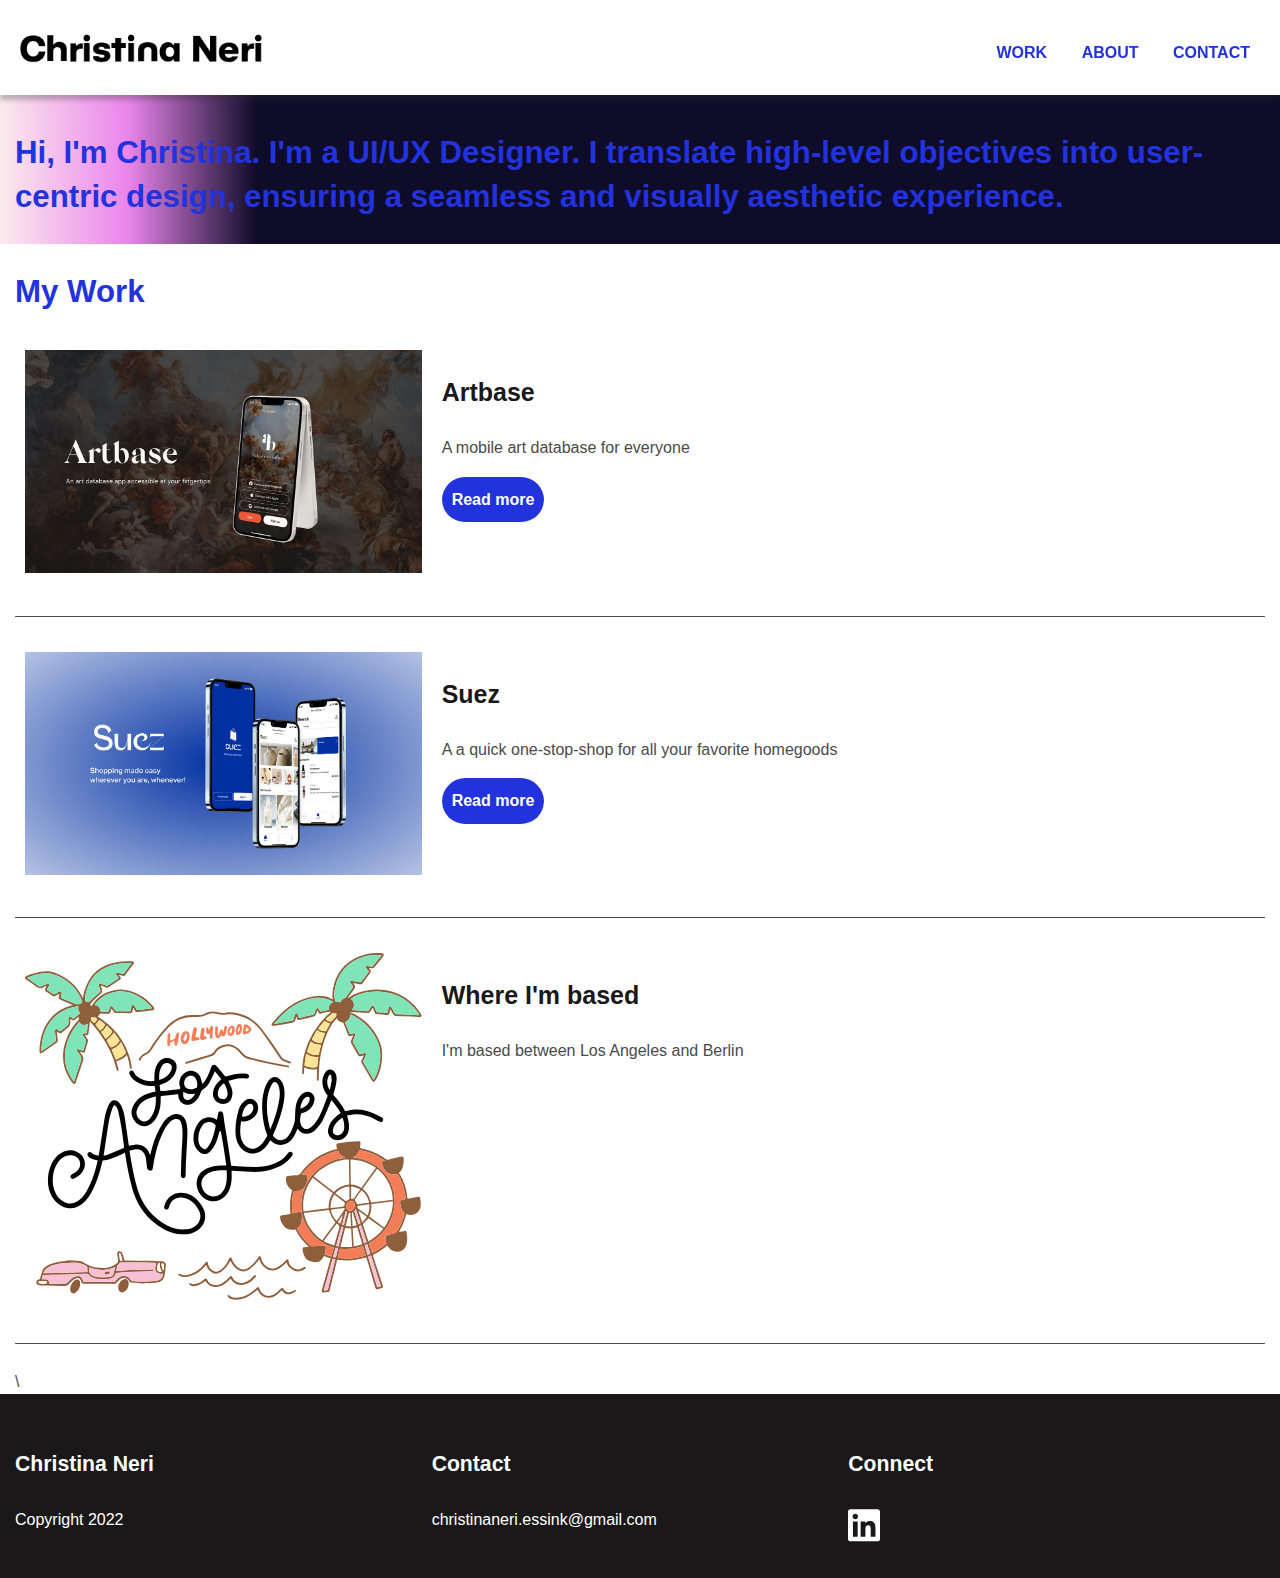
<file: js/About Christina Neri.html>
<!DOCTYPE html>
<!-- saved from url=(0086)file:///Users/testnu3/Desktop/Specialization/Portfolio%20Site%20(Christina)/index.html -->
<html lang="en" dir="ltr"><head><meta http-equiv="Content-Type" content="text/html; charset=UTF-8">
  
  <link rel="stylesheet" type="text/css" href="./About Christina Neri_files/normalize.min.css">
  <link rel="stylesheet" type="text/css" href="./About Christina Neri_files/style.css">

  <script src="./About Christina Neri_files/0a06959688.js" crossorigin="anonymous"></script><style media="all" id="fa-v4-font-face">/*!
 * Font Awesome Free 6.2.1 by @fontawesome - https://fontawesome.com
 * License - https://fontawesome.com/license/free (Icons: CC BY 4.0, Fonts: SIL OFL 1.1, Code: MIT License)
 * Copyright 2022 Fonticons, Inc.
 */@font-face{font-family:"FontAwesome";font-display:block;src:url(https://ka-f.fontawesome.com/releases/v6.2.1/webfonts/free-fa-solid-900.woff2) format("woff2"),url(https://ka-f.fontawesome.com/releases/v6.2.1/webfonts/free-fa-solid-900.ttf) format("truetype")}@font-face{font-family:"FontAwesome";font-display:block;src:url(https://ka-f.fontawesome.com/releases/v6.2.1/webfonts/free-fa-brands-400.woff2) format("woff2"),url(https://ka-f.fontawesome.com/releases/v6.2.1/webfonts/free-fa-brands-400.ttf) format("truetype")}@font-face{font-family:"FontAwesome";font-display:block;src:url(https://ka-f.fontawesome.com/releases/v6.2.1/webfonts/free-fa-regular-400.woff2) format("woff2"),url(https://ka-f.fontawesome.com/releases/v6.2.1/webfonts/free-fa-regular-400.ttf) format("truetype");unicode-range:u+f003,u+f006,u+f014,u+f016-f017,u+f01a-f01b,u+f01d,u+f022,u+f03e,u+f044,u+f046,u+f05c-f05d,u+f06e,u+f070,u+f087-f088,u+f08a,u+f094,u+f096-f097,u+f09d,u+f0a0,u+f0a2,u+f0a4-f0a7,u+f0c5,u+f0c7,u+f0e5-f0e6,u+f0eb,u+f0f6-f0f8,u+f10c,u+f114-f115,u+f118-f11a,u+f11c-f11d,u+f133,u+f147,u+f14e,u+f150-f152,u+f185-f186,u+f18e,u+f190-f192,u+f196,u+f1c1-f1c9,u+f1d9,u+f1db,u+f1e3,u+f1ea,u+f1f7,u+f1f9,u+f20a,u+f247-f248,u+f24a,u+f24d,u+f255-f25b,u+f25d,u+f271-f274,u+f278,u+f27b,u+f28c,u+f28e,u+f29c,u+f2b5,u+f2b7,u+f2ba,u+f2bc,u+f2be,u+f2c0-f2c1,u+f2c3,u+f2d0,u+f2d2,u+f2d4,u+f2dc}@font-face{font-family:"FontAwesome";font-display:block;src:url(https://ka-f.fontawesome.com/releases/v6.2.1/webfonts/free-fa-v4compatibility.woff2) format("woff2"),url(https://ka-f.fontawesome.com/releases/v6.2.1/webfonts/free-fa-v4compatibility.ttf) format("truetype");unicode-range:u+f041,u+f047,u+f065-f066,u+f07d-f07e,u+f080,u+f08b,u+f08e,u+f090,u+f09a,u+f0ac,u+f0ae,u+f0b2,u+f0d0,u+f0d6,u+f0e4,u+f0ec,u+f10a-f10b,u+f123,u+f13e,u+f148-f149,u+f14c,u+f156,u+f15e,u+f160-f161,u+f163,u+f175-f178,u+f195,u+f1f8,u+f219,u+f27a}</style><style media="all" id="fa-v5-font-face">/*!
 * Font Awesome Free 6.2.1 by @fontawesome - https://fontawesome.com
 * License - https://fontawesome.com/license/free (Icons: CC BY 4.0, Fonts: SIL OFL 1.1, Code: MIT License)
 * Copyright 2022 Fonticons, Inc.
 */@font-face{font-family:"Font Awesome 5 Brands";font-display:block;font-weight:400;src:url(https://ka-f.fontawesome.com/releases/v6.2.1/webfonts/free-fa-brands-400.woff2) format("woff2"),url(https://ka-f.fontawesome.com/releases/v6.2.1/webfonts/free-fa-brands-400.ttf) format("truetype")}@font-face{font-family:"Font Awesome 5 Free";font-display:block;font-weight:900;src:url(https://ka-f.fontawesome.com/releases/v6.2.1/webfonts/free-fa-solid-900.woff2) format("woff2"),url(https://ka-f.fontawesome.com/releases/v6.2.1/webfonts/free-fa-solid-900.ttf) format("truetype")}@font-face{font-family:"Font Awesome 5 Free";font-display:block;font-weight:400;src:url(https://ka-f.fontawesome.com/releases/v6.2.1/webfonts/free-fa-regular-400.woff2) format("woff2"),url(https://ka-f.fontawesome.com/releases/v6.2.1/webfonts/free-fa-regular-400.ttf) format("truetype")}</style><style media="all" id="fa-v4-shims">/*!
 * Font Awesome Free 6.2.1 by @fontawesome - https://fontawesome.com
 * License - https://fontawesome.com/license/free (Icons: CC BY 4.0, Fonts: SIL OFL 1.1, Code: MIT License)
 * Copyright 2022 Fonticons, Inc.
 */.fa.fa-glass:before{content:"\f000"}.fa.fa-envelope-o{font-family:"Font Awesome 6 Free";font-weight:400}.fa.fa-envelope-o:before{content:"\f0e0"}.fa.fa-star-o{font-family:"Font Awesome 6 Free";font-weight:400}.fa.fa-star-o:before{content:"\f005"}.fa.fa-close:before,.fa.fa-remove:before{content:"\f00d"}.fa.fa-gear:before{content:"\f013"}.fa.fa-trash-o{font-family:"Font Awesome 6 Free";font-weight:400}.fa.fa-trash-o:before{content:"\f2ed"}.fa.fa-home:before{content:"\f015"}.fa.fa-file-o{font-family:"Font Awesome 6 Free";font-weight:400}.fa.fa-file-o:before{content:"\f15b"}.fa.fa-clock-o{font-family:"Font Awesome 6 Free";font-weight:400}.fa.fa-clock-o:before{content:"\f017"}.fa.fa-arrow-circle-o-down{font-family:"Font Awesome 6 Free";font-weight:400}.fa.fa-arrow-circle-o-down:before{content:"\f358"}.fa.fa-arrow-circle-o-up{font-family:"Font Awesome 6 Free";font-weight:400}.fa.fa-arrow-circle-o-up:before{content:"\f35b"}.fa.fa-play-circle-o{font-family:"Font Awesome 6 Free";font-weight:400}.fa.fa-play-circle-o:before{content:"\f144"}.fa.fa-repeat:before,.fa.fa-rotate-right:before{content:"\f01e"}.fa.fa-refresh:before{content:"\f021"}.fa.fa-list-alt{font-family:"Font Awesome 6 Free";font-weight:400}.fa.fa-list-alt:before{content:"\f022"}.fa.fa-dedent:before{content:"\f03b"}.fa.fa-video-camera:before{content:"\f03d"}.fa.fa-picture-o{font-family:"Font Awesome 6 Free";font-weight:400}.fa.fa-picture-o:before{content:"\f03e"}.fa.fa-photo{font-family:"Font Awesome 6 Free";font-weight:400}.fa.fa-photo:before{content:"\f03e"}.fa.fa-image{font-family:"Font Awesome 6 Free";font-weight:400}.fa.fa-image:before{content:"\f03e"}.fa.fa-map-marker:before{content:"\f3c5"}.fa.fa-pencil-square-o{font-family:"Font Awesome 6 Free";font-weight:400}.fa.fa-pencil-square-o:before{content:"\f044"}.fa.fa-edit{font-family:"Font Awesome 6 Free";font-weight:400}.fa.fa-edit:before{content:"\f044"}.fa.fa-share-square-o:before{content:"\f14d"}.fa.fa-check-square-o{font-family:"Font Awesome 6 Free";font-weight:400}.fa.fa-check-square-o:before{content:"\f14a"}.fa.fa-arrows:before{content:"\f0b2"}.fa.fa-times-circle-o{font-family:"Font Awesome 6 Free";font-weight:400}.fa.fa-times-circle-o:before{content:"\f057"}.fa.fa-check-circle-o{font-family:"Font Awesome 6 Free";font-weight:400}.fa.fa-check-circle-o:before{content:"\f058"}.fa.fa-mail-forward:before{content:"\f064"}.fa.fa-expand:before{content:"\f424"}.fa.fa-compress:before{content:"\f422"}.fa.fa-eye,.fa.fa-eye-slash{font-family:"Font Awesome 6 Free";font-weight:400}.fa.fa-warning:before{content:"\f071"}.fa.fa-calendar:before{content:"\f073"}.fa.fa-arrows-v:before{content:"\f338"}.fa.fa-arrows-h:before{content:"\f337"}.fa.fa-bar-chart-o:before,.fa.fa-bar-chart:before{content:"\e0e3"}.fa.fa-twitter-square{font-family:"Font Awesome 6 Brands";font-weight:400}.fa.fa-twitter-square:before{content:"\f081"}.fa.fa-facebook-square{font-family:"Font Awesome 6 Brands";font-weight:400}.fa.fa-facebook-square:before{content:"\f082"}.fa.fa-gears:before{content:"\f085"}.fa.fa-thumbs-o-up{font-family:"Font Awesome 6 Free";font-weight:400}.fa.fa-thumbs-o-up:before{content:"\f164"}.fa.fa-thumbs-o-down{font-family:"Font Awesome 6 Free";font-weight:400}.fa.fa-thumbs-o-down:before{content:"\f165"}.fa.fa-heart-o{font-family:"Font Awesome 6 Free";font-weight:400}.fa.fa-heart-o:before{content:"\f004"}.fa.fa-sign-out:before{content:"\f2f5"}.fa.fa-linkedin-square{font-family:"Font Awesome 6 Brands";font-weight:400}.fa.fa-linkedin-square:before{content:"\f08c"}.fa.fa-thumb-tack:before{content:"\f08d"}.fa.fa-external-link:before{content:"\f35d"}.fa.fa-sign-in:before{content:"\f2f6"}.fa.fa-github-square{font-family:"Font Awesome 6 Brands";font-weight:400}.fa.fa-github-square:before{content:"\f092"}.fa.fa-lemon-o{font-family:"Font Awesome 6 Free";font-weight:400}.fa.fa-lemon-o:before{content:"\f094"}.fa.fa-square-o{font-family:"Font Awesome 6 Free";font-weight:400}.fa.fa-square-o:before{content:"\f0c8"}.fa.fa-bookmark-o{font-family:"Font Awesome 6 Free";font-weight:400}.fa.fa-bookmark-o:before{content:"\f02e"}.fa.fa-facebook,.fa.fa-twitter{font-family:"Font Awesome 6 Brands";font-weight:400}.fa.fa-facebook:before{content:"\f39e"}.fa.fa-facebook-f{font-family:"Font Awesome 6 Brands";font-weight:400}.fa.fa-facebook-f:before{content:"\f39e"}.fa.fa-github{font-family:"Font Awesome 6 Brands";font-weight:400}.fa.fa-credit-card{font-family:"Font Awesome 6 Free";font-weight:400}.fa.fa-feed:before{content:"\f09e"}.fa.fa-hdd-o{font-family:"Font Awesome 6 Free";font-weight:400}.fa.fa-hdd-o:before{content:"\f0a0"}.fa.fa-hand-o-right{font-family:"Font Awesome 6 Free";font-weight:400}.fa.fa-hand-o-right:before{content:"\f0a4"}.fa.fa-hand-o-left{font-family:"Font Awesome 6 Free";font-weight:400}.fa.fa-hand-o-left:before{content:"\f0a5"}.fa.fa-hand-o-up{font-family:"Font Awesome 6 Free";font-weight:400}.fa.fa-hand-o-up:before{content:"\f0a6"}.fa.fa-hand-o-down{font-family:"Font Awesome 6 Free";font-weight:400}.fa.fa-hand-o-down:before{content:"\f0a7"}.fa.fa-globe:before{content:"\f57d"}.fa.fa-tasks:before{content:"\f828"}.fa.fa-arrows-alt:before{content:"\f31e"}.fa.fa-group:before{content:"\f0c0"}.fa.fa-chain:before{content:"\f0c1"}.fa.fa-cut:before{content:"\f0c4"}.fa.fa-files-o{font-family:"Font Awesome 6 Free";font-weight:400}.fa.fa-files-o:before{content:"\f0c5"}.fa.fa-floppy-o{font-family:"Font Awesome 6 Free";font-weight:400}.fa.fa-floppy-o:before{content:"\f0c7"}.fa.fa-save{font-family:"Font Awesome 6 Free";font-weight:400}.fa.fa-save:before{content:"\f0c7"}.fa.fa-navicon:before,.fa.fa-reorder:before{content:"\f0c9"}.fa.fa-magic:before{content:"\e2ca"}.fa.fa-pinterest,.fa.fa-pinterest-square{font-family:"Font Awesome 6 Brands";font-weight:400}.fa.fa-pinterest-square:before{content:"\f0d3"}.fa.fa-google-plus-square{font-family:"Font Awesome 6 Brands";font-weight:400}.fa.fa-google-plus-square:before{content:"\f0d4"}.fa.fa-google-plus{font-family:"Font Awesome 6 Brands";font-weight:400}.fa.fa-google-plus:before{content:"\f0d5"}.fa.fa-money:before{content:"\f3d1"}.fa.fa-unsorted:before{content:"\f0dc"}.fa.fa-sort-desc:before{content:"\f0dd"}.fa.fa-sort-asc:before{content:"\f0de"}.fa.fa-linkedin{font-family:"Font Awesome 6 Brands";font-weight:400}.fa.fa-linkedin:before{content:"\f0e1"}.fa.fa-rotate-left:before{content:"\f0e2"}.fa.fa-legal:before{content:"\f0e3"}.fa.fa-dashboard:before,.fa.fa-tachometer:before{content:"\f625"}.fa.fa-comment-o{font-family:"Font Awesome 6 Free";font-weight:400}.fa.fa-comment-o:before{content:"\f075"}.fa.fa-comments-o{font-family:"Font Awesome 6 Free";font-weight:400}.fa.fa-comments-o:before{content:"\f086"}.fa.fa-flash:before{content:"\f0e7"}.fa.fa-clipboard:before{content:"\f0ea"}.fa.fa-lightbulb-o{font-family:"Font Awesome 6 Free";font-weight:400}.fa.fa-lightbulb-o:before{content:"\f0eb"}.fa.fa-exchange:before{content:"\f362"}.fa.fa-cloud-download:before{content:"\f0ed"}.fa.fa-cloud-upload:before{content:"\f0ee"}.fa.fa-bell-o{font-family:"Font Awesome 6 Free";font-weight:400}.fa.fa-bell-o:before{content:"\f0f3"}.fa.fa-cutlery:before{content:"\f2e7"}.fa.fa-file-text-o{font-family:"Font Awesome 6 Free";font-weight:400}.fa.fa-file-text-o:before{content:"\f15c"}.fa.fa-building-o{font-family:"Font Awesome 6 Free";font-weight:400}.fa.fa-building-o:before{content:"\f1ad"}.fa.fa-hospital-o{font-family:"Font Awesome 6 Free";font-weight:400}.fa.fa-hospital-o:before{content:"\f0f8"}.fa.fa-tablet:before{content:"\f3fa"}.fa.fa-mobile-phone:before,.fa.fa-mobile:before{content:"\f3cd"}.fa.fa-circle-o{font-family:"Font Awesome 6 Free";font-weight:400}.fa.fa-circle-o:before{content:"\f111"}.fa.fa-mail-reply:before{content:"\f3e5"}.fa.fa-github-alt{font-family:"Font Awesome 6 Brands";font-weight:400}.fa.fa-folder-o{font-family:"Font Awesome 6 Free";font-weight:400}.fa.fa-folder-o:before{content:"\f07b"}.fa.fa-folder-open-o{font-family:"Font Awesome 6 Free";font-weight:400}.fa.fa-folder-open-o:before{content:"\f07c"}.fa.fa-smile-o{font-family:"Font Awesome 6 Free";font-weight:400}.fa.fa-smile-o:before{content:"\f118"}.fa.fa-frown-o{font-family:"Font Awesome 6 Free";font-weight:400}.fa.fa-frown-o:before{content:"\f119"}.fa.fa-meh-o{font-family:"Font Awesome 6 Free";font-weight:400}.fa.fa-meh-o:before{content:"\f11a"}.fa.fa-keyboard-o{font-family:"Font Awesome 6 Free";font-weight:400}.fa.fa-keyboard-o:before{content:"\f11c"}.fa.fa-flag-o{font-family:"Font Awesome 6 Free";font-weight:400}.fa.fa-flag-o:before{content:"\f024"}.fa.fa-mail-reply-all:before{content:"\f122"}.fa.fa-star-half-o{font-family:"Font Awesome 6 Free";font-weight:400}.fa.fa-star-half-o:before{content:"\f5c0"}.fa.fa-star-half-empty{font-family:"Font Awesome 6 Free";font-weight:400}.fa.fa-star-half-empty:before{content:"\f5c0"}.fa.fa-star-half-full{font-family:"Font Awesome 6 Free";font-weight:400}.fa.fa-star-half-full:before{content:"\f5c0"}.fa.fa-code-fork:before{content:"\f126"}.fa.fa-chain-broken:before,.fa.fa-unlink:before{content:"\f127"}.fa.fa-calendar-o{font-family:"Font Awesome 6 Free";font-weight:400}.fa.fa-calendar-o:before{content:"\f133"}.fa.fa-css3,.fa.fa-html5,.fa.fa-maxcdn{font-family:"Font Awesome 6 Brands";font-weight:400}.fa.fa-unlock-alt:before{content:"\f09c"}.fa.fa-minus-square-o{font-family:"Font Awesome 6 Free";font-weight:400}.fa.fa-minus-square-o:before{content:"\f146"}.fa.fa-level-up:before{content:"\f3bf"}.fa.fa-level-down:before{content:"\f3be"}.fa.fa-pencil-square:before{content:"\f14b"}.fa.fa-external-link-square:before{content:"\f360"}.fa.fa-compass{font-family:"Font Awesome 6 Free";font-weight:400}.fa.fa-caret-square-o-down{font-family:"Font Awesome 6 Free";font-weight:400}.fa.fa-caret-square-o-down:before{content:"\f150"}.fa.fa-toggle-down{font-family:"Font Awesome 6 Free";font-weight:400}.fa.fa-toggle-down:before{content:"\f150"}.fa.fa-caret-square-o-up{font-family:"Font Awesome 6 Free";font-weight:400}.fa.fa-caret-square-o-up:before{content:"\f151"}.fa.fa-toggle-up{font-family:"Font Awesome 6 Free";font-weight:400}.fa.fa-toggle-up:before{content:"\f151"}.fa.fa-caret-square-o-right{font-family:"Font Awesome 6 Free";font-weight:400}.fa.fa-caret-square-o-right:before{content:"\f152"}.fa.fa-toggle-right{font-family:"Font Awesome 6 Free";font-weight:400}.fa.fa-toggle-right:before{content:"\f152"}.fa.fa-eur:before,.fa.fa-euro:before{content:"\f153"}.fa.fa-gbp:before{content:"\f154"}.fa.fa-dollar:before,.fa.fa-usd:before{content:"\24"}.fa.fa-inr:before,.fa.fa-rupee:before{content:"\e1bc"}.fa.fa-cny:before,.fa.fa-jpy:before,.fa.fa-rmb:before,.fa.fa-yen:before{content:"\f157"}.fa.fa-rouble:before,.fa.fa-rub:before,.fa.fa-ruble:before{content:"\f158"}.fa.fa-krw:before,.fa.fa-won:before{content:"\f159"}.fa.fa-bitcoin,.fa.fa-btc{font-family:"Font Awesome 6 Brands";font-weight:400}.fa.fa-bitcoin:before{content:"\f15a"}.fa.fa-file-text:before{content:"\f15c"}.fa.fa-sort-alpha-asc:before{content:"\f15d"}.fa.fa-sort-alpha-desc:before{content:"\f881"}.fa.fa-sort-amount-asc:before{content:"\f884"}.fa.fa-sort-amount-desc:before{content:"\f160"}.fa.fa-sort-numeric-asc:before{content:"\f162"}.fa.fa-sort-numeric-desc:before{content:"\f886"}.fa.fa-youtube-square{font-family:"Font Awesome 6 Brands";font-weight:400}.fa.fa-youtube-square:before{content:"\f431"}.fa.fa-xing,.fa.fa-xing-square,.fa.fa-youtube{font-family:"Font Awesome 6 Brands";font-weight:400}.fa.fa-xing-square:before{content:"\f169"}.fa.fa-youtube-play{font-family:"Font Awesome 6 Brands";font-weight:400}.fa.fa-youtube-play:before{content:"\f167"}.fa.fa-adn,.fa.fa-bitbucket,.fa.fa-bitbucket-square,.fa.fa-dropbox,.fa.fa-flickr,.fa.fa-instagram,.fa.fa-stack-overflow{font-family:"Font Awesome 6 Brands";font-weight:400}.fa.fa-bitbucket-square:before{content:"\f171"}.fa.fa-tumblr,.fa.fa-tumblr-square{font-family:"Font Awesome 6 Brands";font-weight:400}.fa.fa-tumblr-square:before{content:"\f174"}.fa.fa-long-arrow-down:before{content:"\f309"}.fa.fa-long-arrow-up:before{content:"\f30c"}.fa.fa-long-arrow-left:before{content:"\f30a"}.fa.fa-long-arrow-right:before{content:"\f30b"}.fa.fa-android,.fa.fa-apple,.fa.fa-dribbble,.fa.fa-foursquare,.fa.fa-gittip,.fa.fa-gratipay,.fa.fa-linux,.fa.fa-skype,.fa.fa-trello,.fa.fa-windows{font-family:"Font Awesome 6 Brands";font-weight:400}.fa.fa-gittip:before{content:"\f184"}.fa.fa-sun-o{font-family:"Font Awesome 6 Free";font-weight:400}.fa.fa-sun-o:before{content:"\f185"}.fa.fa-moon-o{font-family:"Font Awesome 6 Free";font-weight:400}.fa.fa-moon-o:before{content:"\f186"}.fa.fa-pagelines,.fa.fa-renren,.fa.fa-stack-exchange,.fa.fa-vk,.fa.fa-weibo{font-family:"Font Awesome 6 Brands";font-weight:400}.fa.fa-arrow-circle-o-right{font-family:"Font Awesome 6 Free";font-weight:400}.fa.fa-arrow-circle-o-right:before{content:"\f35a"}.fa.fa-arrow-circle-o-left{font-family:"Font Awesome 6 Free";font-weight:400}.fa.fa-arrow-circle-o-left:before{content:"\f359"}.fa.fa-caret-square-o-left{font-family:"Font Awesome 6 Free";font-weight:400}.fa.fa-caret-square-o-left:before{content:"\f191"}.fa.fa-toggle-left{font-family:"Font Awesome 6 Free";font-weight:400}.fa.fa-toggle-left:before{content:"\f191"}.fa.fa-dot-circle-o{font-family:"Font Awesome 6 Free";font-weight:400}.fa.fa-dot-circle-o:before{content:"\f192"}.fa.fa-vimeo-square{font-family:"Font Awesome 6 Brands";font-weight:400}.fa.fa-vimeo-square:before{content:"\f194"}.fa.fa-try:before,.fa.fa-turkish-lira:before{content:"\e2bb"}.fa.fa-plus-square-o{font-family:"Font Awesome 6 Free";font-weight:400}.fa.fa-plus-square-o:before{content:"\f0fe"}.fa.fa-openid,.fa.fa-slack,.fa.fa-wordpress{font-family:"Font Awesome 6 Brands";font-weight:400}.fa.fa-bank:before,.fa.fa-institution:before{content:"\f19c"}.fa.fa-mortar-board:before{content:"\f19d"}.fa.fa-google,.fa.fa-reddit,.fa.fa-reddit-square,.fa.fa-yahoo{font-family:"Font Awesome 6 Brands";font-weight:400}.fa.fa-reddit-square:before{content:"\f1a2"}.fa.fa-behance,.fa.fa-behance-square,.fa.fa-delicious,.fa.fa-digg,.fa.fa-drupal,.fa.fa-joomla,.fa.fa-pied-piper-alt,.fa.fa-pied-piper-pp,.fa.fa-stumbleupon,.fa.fa-stumbleupon-circle{font-family:"Font Awesome 6 Brands";font-weight:400}.fa.fa-behance-square:before{content:"\f1b5"}.fa.fa-steam,.fa.fa-steam-square{font-family:"Font Awesome 6 Brands";font-weight:400}.fa.fa-steam-square:before{content:"\f1b7"}.fa.fa-automobile:before{content:"\f1b9"}.fa.fa-cab:before{content:"\f1ba"}.fa.fa-deviantart,.fa.fa-soundcloud,.fa.fa-spotify{font-family:"Font Awesome 6 Brands";font-weight:400}.fa.fa-file-pdf-o{font-family:"Font Awesome 6 Free";font-weight:400}.fa.fa-file-pdf-o:before{content:"\f1c1"}.fa.fa-file-word-o{font-family:"Font Awesome 6 Free";font-weight:400}.fa.fa-file-word-o:before{content:"\f1c2"}.fa.fa-file-excel-o{font-family:"Font Awesome 6 Free";font-weight:400}.fa.fa-file-excel-o:before{content:"\f1c3"}.fa.fa-file-powerpoint-o{font-family:"Font Awesome 6 Free";font-weight:400}.fa.fa-file-powerpoint-o:before{content:"\f1c4"}.fa.fa-file-image-o{font-family:"Font Awesome 6 Free";font-weight:400}.fa.fa-file-image-o:before{content:"\f1c5"}.fa.fa-file-photo-o{font-family:"Font Awesome 6 Free";font-weight:400}.fa.fa-file-photo-o:before{content:"\f1c5"}.fa.fa-file-picture-o{font-family:"Font Awesome 6 Free";font-weight:400}.fa.fa-file-picture-o:before{content:"\f1c5"}.fa.fa-file-archive-o{font-family:"Font Awesome 6 Free";font-weight:400}.fa.fa-file-archive-o:before{content:"\f1c6"}.fa.fa-file-zip-o{font-family:"Font Awesome 6 Free";font-weight:400}.fa.fa-file-zip-o:before{content:"\f1c6"}.fa.fa-file-audio-o{font-family:"Font Awesome 6 Free";font-weight:400}.fa.fa-file-audio-o:before{content:"\f1c7"}.fa.fa-file-sound-o{font-family:"Font Awesome 6 Free";font-weight:400}.fa.fa-file-sound-o:before{content:"\f1c7"}.fa.fa-file-video-o{font-family:"Font Awesome 6 Free";font-weight:400}.fa.fa-file-video-o:before{content:"\f1c8"}.fa.fa-file-movie-o{font-family:"Font Awesome 6 Free";font-weight:400}.fa.fa-file-movie-o:before{content:"\f1c8"}.fa.fa-file-code-o{font-family:"Font Awesome 6 Free";font-weight:400}.fa.fa-file-code-o:before{content:"\f1c9"}.fa.fa-codepen,.fa.fa-jsfiddle,.fa.fa-vine{font-family:"Font Awesome 6 Brands";font-weight:400}.fa.fa-life-bouy:before,.fa.fa-life-buoy:before,.fa.fa-life-saver:before,.fa.fa-support:before{content:"\f1cd"}.fa.fa-circle-o-notch:before{content:"\f1ce"}.fa.fa-ra,.fa.fa-rebel{font-family:"Font Awesome 6 Brands";font-weight:400}.fa.fa-ra:before{content:"\f1d0"}.fa.fa-resistance{font-family:"Font Awesome 6 Brands";font-weight:400}.fa.fa-resistance:before{content:"\f1d0"}.fa.fa-empire,.fa.fa-ge{font-family:"Font Awesome 6 Brands";font-weight:400}.fa.fa-ge:before{content:"\f1d1"}.fa.fa-git-square{font-family:"Font Awesome 6 Brands";font-weight:400}.fa.fa-git-square:before{content:"\f1d2"}.fa.fa-git,.fa.fa-hacker-news,.fa.fa-y-combinator-square{font-family:"Font Awesome 6 Brands";font-weight:400}.fa.fa-y-combinator-square:before{content:"\f1d4"}.fa.fa-yc-square{font-family:"Font Awesome 6 Brands";font-weight:400}.fa.fa-yc-square:before{content:"\f1d4"}.fa.fa-qq,.fa.fa-tencent-weibo,.fa.fa-wechat,.fa.fa-weixin{font-family:"Font Awesome 6 Brands";font-weight:400}.fa.fa-wechat:before{content:"\f1d7"}.fa.fa-send:before{content:"\f1d8"}.fa.fa-paper-plane-o{font-family:"Font Awesome 6 Free";font-weight:400}.fa.fa-paper-plane-o:before{content:"\f1d8"}.fa.fa-send-o{font-family:"Font Awesome 6 Free";font-weight:400}.fa.fa-send-o:before{content:"\f1d8"}.fa.fa-circle-thin{font-family:"Font Awesome 6 Free";font-weight:400}.fa.fa-circle-thin:before{content:"\f111"}.fa.fa-header:before{content:"\f1dc"}.fa.fa-futbol-o{font-family:"Font Awesome 6 Free";font-weight:400}.fa.fa-futbol-o:before{content:"\f1e3"}.fa.fa-soccer-ball-o{font-family:"Font Awesome 6 Free";font-weight:400}.fa.fa-soccer-ball-o:before{content:"\f1e3"}.fa.fa-slideshare,.fa.fa-twitch,.fa.fa-yelp{font-family:"Font Awesome 6 Brands";font-weight:400}.fa.fa-newspaper-o{font-family:"Font Awesome 6 Free";font-weight:400}.fa.fa-newspaper-o:before{content:"\f1ea"}.fa.fa-cc-amex,.fa.fa-cc-discover,.fa.fa-cc-mastercard,.fa.fa-cc-paypal,.fa.fa-cc-stripe,.fa.fa-cc-visa,.fa.fa-google-wallet,.fa.fa-paypal{font-family:"Font Awesome 6 Brands";font-weight:400}.fa.fa-bell-slash-o{font-family:"Font Awesome 6 Free";font-weight:400}.fa.fa-bell-slash-o:before{content:"\f1f6"}.fa.fa-trash:before{content:"\f2ed"}.fa.fa-copyright{font-family:"Font Awesome 6 Free";font-weight:400}.fa.fa-eyedropper:before{content:"\f1fb"}.fa.fa-area-chart:before{content:"\f1fe"}.fa.fa-pie-chart:before{content:"\f200"}.fa.fa-line-chart:before{content:"\f201"}.fa.fa-lastfm,.fa.fa-lastfm-square{font-family:"Font Awesome 6 Brands";font-weight:400}.fa.fa-lastfm-square:before{content:"\f203"}.fa.fa-angellist,.fa.fa-ioxhost{font-family:"Font Awesome 6 Brands";font-weight:400}.fa.fa-cc{font-family:"Font Awesome 6 Free";font-weight:400}.fa.fa-cc:before{content:"\f20a"}.fa.fa-ils:before,.fa.fa-shekel:before,.fa.fa-sheqel:before{content:"\f20b"}.fa.fa-buysellads,.fa.fa-connectdevelop,.fa.fa-dashcube,.fa.fa-forumbee,.fa.fa-leanpub,.fa.fa-sellsy,.fa.fa-shirtsinbulk,.fa.fa-simplybuilt,.fa.fa-skyatlas{font-family:"Font Awesome 6 Brands";font-weight:400}.fa.fa-diamond{font-family:"Font Awesome 6 Free";font-weight:400}.fa.fa-diamond:before{content:"\f3a5"}.fa.fa-intersex:before,.fa.fa-transgender:before{content:"\f224"}.fa.fa-transgender-alt:before{content:"\f225"}.fa.fa-facebook-official{font-family:"Font Awesome 6 Brands";font-weight:400}.fa.fa-facebook-official:before{content:"\f09a"}.fa.fa-pinterest-p,.fa.fa-whatsapp{font-family:"Font Awesome 6 Brands";font-weight:400}.fa.fa-hotel:before{content:"\f236"}.fa.fa-medium,.fa.fa-viacoin,.fa.fa-y-combinator,.fa.fa-yc{font-family:"Font Awesome 6 Brands";font-weight:400}.fa.fa-yc:before{content:"\f23b"}.fa.fa-expeditedssl,.fa.fa-opencart,.fa.fa-optin-monster{font-family:"Font Awesome 6 Brands";font-weight:400}.fa.fa-battery-4:before,.fa.fa-battery:before{content:"\f240"}.fa.fa-battery-3:before{content:"\f241"}.fa.fa-battery-2:before{content:"\f242"}.fa.fa-battery-1:before{content:"\f243"}.fa.fa-battery-0:before{content:"\f244"}.fa.fa-object-group,.fa.fa-object-ungroup,.fa.fa-sticky-note-o{font-family:"Font Awesome 6 Free";font-weight:400}.fa.fa-sticky-note-o:before{content:"\f249"}.fa.fa-cc-diners-club,.fa.fa-cc-jcb{font-family:"Font Awesome 6 Brands";font-weight:400}.fa.fa-clone{font-family:"Font Awesome 6 Free";font-weight:400}.fa.fa-hourglass-o:before{content:"\f254"}.fa.fa-hourglass-1:before{content:"\f251"}.fa.fa-hourglass-2:before{content:"\f252"}.fa.fa-hourglass-3:before{content:"\f253"}.fa.fa-hand-rock-o{font-family:"Font Awesome 6 Free";font-weight:400}.fa.fa-hand-rock-o:before{content:"\f255"}.fa.fa-hand-grab-o{font-family:"Font Awesome 6 Free";font-weight:400}.fa.fa-hand-grab-o:before{content:"\f255"}.fa.fa-hand-paper-o{font-family:"Font Awesome 6 Free";font-weight:400}.fa.fa-hand-paper-o:before{content:"\f256"}.fa.fa-hand-stop-o{font-family:"Font Awesome 6 Free";font-weight:400}.fa.fa-hand-stop-o:before{content:"\f256"}.fa.fa-hand-scissors-o{font-family:"Font Awesome 6 Free";font-weight:400}.fa.fa-hand-scissors-o:before{content:"\f257"}.fa.fa-hand-lizard-o{font-family:"Font Awesome 6 Free";font-weight:400}.fa.fa-hand-lizard-o:before{content:"\f258"}.fa.fa-hand-spock-o{font-family:"Font Awesome 6 Free";font-weight:400}.fa.fa-hand-spock-o:before{content:"\f259"}.fa.fa-hand-pointer-o{font-family:"Font Awesome 6 Free";font-weight:400}.fa.fa-hand-pointer-o:before{content:"\f25a"}.fa.fa-hand-peace-o{font-family:"Font Awesome 6 Free";font-weight:400}.fa.fa-hand-peace-o:before{content:"\f25b"}.fa.fa-registered{font-family:"Font Awesome 6 Free";font-weight:400}.fa.fa-creative-commons,.fa.fa-gg,.fa.fa-gg-circle,.fa.fa-odnoklassniki,.fa.fa-odnoklassniki-square{font-family:"Font Awesome 6 Brands";font-weight:400}.fa.fa-odnoklassniki-square:before{content:"\f264"}.fa.fa-chrome,.fa.fa-firefox,.fa.fa-get-pocket,.fa.fa-internet-explorer,.fa.fa-opera,.fa.fa-safari,.fa.fa-wikipedia-w{font-family:"Font Awesome 6 Brands";font-weight:400}.fa.fa-television:before{content:"\f26c"}.fa.fa-500px,.fa.fa-amazon,.fa.fa-contao{font-family:"Font Awesome 6 Brands";font-weight:400}.fa.fa-calendar-plus-o{font-family:"Font Awesome 6 Free";font-weight:400}.fa.fa-calendar-plus-o:before{content:"\f271"}.fa.fa-calendar-minus-o{font-family:"Font Awesome 6 Free";font-weight:400}.fa.fa-calendar-minus-o:before{content:"\f272"}.fa.fa-calendar-times-o{font-family:"Font Awesome 6 Free";font-weight:400}.fa.fa-calendar-times-o:before{content:"\f273"}.fa.fa-calendar-check-o{font-family:"Font Awesome 6 Free";font-weight:400}.fa.fa-calendar-check-o:before{content:"\f274"}.fa.fa-map-o{font-family:"Font Awesome 6 Free";font-weight:400}.fa.fa-map-o:before{content:"\f279"}.fa.fa-commenting:before{content:"\f4ad"}.fa.fa-commenting-o{font-family:"Font Awesome 6 Free";font-weight:400}.fa.fa-commenting-o:before{content:"\f4ad"}.fa.fa-houzz,.fa.fa-vimeo{font-family:"Font Awesome 6 Brands";font-weight:400}.fa.fa-vimeo:before{content:"\f27d"}.fa.fa-black-tie,.fa.fa-edge,.fa.fa-fonticons,.fa.fa-reddit-alien{font-family:"Font Awesome 6 Brands";font-weight:400}.fa.fa-credit-card-alt:before{content:"\f09d"}.fa.fa-codiepie,.fa.fa-fort-awesome,.fa.fa-mixcloud,.fa.fa-modx,.fa.fa-product-hunt,.fa.fa-scribd,.fa.fa-usb{font-family:"Font Awesome 6 Brands";font-weight:400}.fa.fa-pause-circle-o{font-family:"Font Awesome 6 Free";font-weight:400}.fa.fa-pause-circle-o:before{content:"\f28b"}.fa.fa-stop-circle-o{font-family:"Font Awesome 6 Free";font-weight:400}.fa.fa-stop-circle-o:before{content:"\f28d"}.fa.fa-bluetooth,.fa.fa-bluetooth-b,.fa.fa-envira,.fa.fa-gitlab,.fa.fa-wheelchair-alt,.fa.fa-wpbeginner,.fa.fa-wpforms{font-family:"Font Awesome 6 Brands";font-weight:400}.fa.fa-wheelchair-alt:before{content:"\f368"}.fa.fa-question-circle-o{font-family:"Font Awesome 6 Free";font-weight:400}.fa.fa-question-circle-o:before{content:"\f059"}.fa.fa-volume-control-phone:before{content:"\f2a0"}.fa.fa-asl-interpreting:before{content:"\f2a3"}.fa.fa-deafness:before,.fa.fa-hard-of-hearing:before{content:"\f2a4"}.fa.fa-glide,.fa.fa-glide-g{font-family:"Font Awesome 6 Brands";font-weight:400}.fa.fa-signing:before{content:"\f2a7"}.fa.fa-viadeo,.fa.fa-viadeo-square{font-family:"Font Awesome 6 Brands";font-weight:400}.fa.fa-viadeo-square:before{content:"\f2aa"}.fa.fa-snapchat,.fa.fa-snapchat-ghost{font-family:"Font Awesome 6 Brands";font-weight:400}.fa.fa-snapchat-ghost:before{content:"\f2ab"}.fa.fa-snapchat-square{font-family:"Font Awesome 6 Brands";font-weight:400}.fa.fa-snapchat-square:before{content:"\f2ad"}.fa.fa-first-order,.fa.fa-google-plus-official,.fa.fa-pied-piper,.fa.fa-themeisle,.fa.fa-yoast{font-family:"Font Awesome 6 Brands";font-weight:400}.fa.fa-google-plus-official:before{content:"\f2b3"}.fa.fa-google-plus-circle{font-family:"Font Awesome 6 Brands";font-weight:400}.fa.fa-google-plus-circle:before{content:"\f2b3"}.fa.fa-fa,.fa.fa-font-awesome{font-family:"Font Awesome 6 Brands";font-weight:400}.fa.fa-fa:before{content:"\f2b4"}.fa.fa-handshake-o{font-family:"Font Awesome 6 Free";font-weight:400}.fa.fa-handshake-o:before{content:"\f2b5"}.fa.fa-envelope-open-o{font-family:"Font Awesome 6 Free";font-weight:400}.fa.fa-envelope-open-o:before{content:"\f2b6"}.fa.fa-linode{font-family:"Font Awesome 6 Brands";font-weight:400}.fa.fa-address-book-o{font-family:"Font Awesome 6 Free";font-weight:400}.fa.fa-address-book-o:before{content:"\f2b9"}.fa.fa-vcard:before{content:"\f2bb"}.fa.fa-address-card-o{font-family:"Font Awesome 6 Free";font-weight:400}.fa.fa-address-card-o:before{content:"\f2bb"}.fa.fa-vcard-o{font-family:"Font Awesome 6 Free";font-weight:400}.fa.fa-vcard-o:before{content:"\f2bb"}.fa.fa-user-circle-o{font-family:"Font Awesome 6 Free";font-weight:400}.fa.fa-user-circle-o:before{content:"\f2bd"}.fa.fa-user-o{font-family:"Font Awesome 6 Free";font-weight:400}.fa.fa-user-o:before{content:"\f007"}.fa.fa-id-badge{font-family:"Font Awesome 6 Free";font-weight:400}.fa.fa-drivers-license:before{content:"\f2c2"}.fa.fa-id-card-o{font-family:"Font Awesome 6 Free";font-weight:400}.fa.fa-id-card-o:before{content:"\f2c2"}.fa.fa-drivers-license-o{font-family:"Font Awesome 6 Free";font-weight:400}.fa.fa-drivers-license-o:before{content:"\f2c2"}.fa.fa-free-code-camp,.fa.fa-quora,.fa.fa-telegram{font-family:"Font Awesome 6 Brands";font-weight:400}.fa.fa-thermometer-4:before,.fa.fa-thermometer:before{content:"\f2c7"}.fa.fa-thermometer-3:before{content:"\f2c8"}.fa.fa-thermometer-2:before{content:"\f2c9"}.fa.fa-thermometer-1:before{content:"\f2ca"}.fa.fa-thermometer-0:before{content:"\f2cb"}.fa.fa-bathtub:before,.fa.fa-s15:before{content:"\f2cd"}.fa.fa-window-maximize,.fa.fa-window-restore{font-family:"Font Awesome 6 Free";font-weight:400}.fa.fa-times-rectangle:before{content:"\f410"}.fa.fa-window-close-o{font-family:"Font Awesome 6 Free";font-weight:400}.fa.fa-window-close-o:before{content:"\f410"}.fa.fa-times-rectangle-o{font-family:"Font Awesome 6 Free";font-weight:400}.fa.fa-times-rectangle-o:before{content:"\f410"}.fa.fa-bandcamp,.fa.fa-eercast,.fa.fa-etsy,.fa.fa-grav,.fa.fa-imdb,.fa.fa-ravelry{font-family:"Font Awesome 6 Brands";font-weight:400}.fa.fa-eercast:before{content:"\f2da"}.fa.fa-snowflake-o{font-family:"Font Awesome 6 Free";font-weight:400}.fa.fa-snowflake-o:before{content:"\f2dc"}.fa.fa-meetup,.fa.fa-superpowers,.fa.fa-wpexplorer{font-family:"Font Awesome 6 Brands";font-weight:400}</style><style media="all" id="fa-main">/*!
 * Font Awesome Free 6.2.1 by @fontawesome - https://fontawesome.com
 * License - https://fontawesome.com/license/free (Icons: CC BY 4.0, Fonts: SIL OFL 1.1, Code: MIT License)
 * Copyright 2022 Fonticons, Inc.
 */.fa{font-family:var(--fa-style-family,"Font Awesome 6 Free");font-weight:var(--fa-style,900)}.fa,.fa-brands,.fa-classic,.fa-regular,.fa-sharp,.fa-solid,.fab,.far,.fas{-moz-osx-font-smoothing:grayscale;-webkit-font-smoothing:antialiased;display:var(--fa-display,inline-block);font-style:normal;font-variant:normal;line-height:1;text-rendering:auto}.fa-classic,.fa-regular,.fa-solid,.far,.fas{font-family:"Font Awesome 6 Free"}.fa-brands,.fab{font-family:"Font Awesome 6 Brands"}.fa-1x{font-size:1em}.fa-2x{font-size:2em}.fa-3x{font-size:3em}.fa-4x{font-size:4em}.fa-5x{font-size:5em}.fa-6x{font-size:6em}.fa-7x{font-size:7em}.fa-8x{font-size:8em}.fa-9x{font-size:9em}.fa-10x{font-size:10em}.fa-2xs{font-size:.625em;line-height:.1em;vertical-align:.225em}.fa-xs{font-size:.75em;line-height:.08333em;vertical-align:.125em}.fa-sm{font-size:.875em;line-height:.07143em;vertical-align:.05357em}.fa-lg{font-size:1.25em;line-height:.05em;vertical-align:-.075em}.fa-xl{font-size:1.5em;line-height:.04167em;vertical-align:-.125em}.fa-2xl{font-size:2em;line-height:.03125em;vertical-align:-.1875em}.fa-fw{text-align:center;width:1.25em}.fa-ul{list-style-type:none;margin-left:var(--fa-li-margin,2.5em);padding-left:0}.fa-ul>li{position:relative}.fa-li{left:calc(var(--fa-li-width, 2em)*-1);position:absolute;text-align:center;width:var(--fa-li-width,2em);line-height:inherit}.fa-border{border-radius:var(--fa-border-radius,.1em);border:var(--fa-border-width,.08em) var(--fa-border-style,solid) var(--fa-border-color,#eee);padding:var(--fa-border-padding,.2em .25em .15em)}.fa-pull-left{float:left;margin-right:var(--fa-pull-margin,.3em)}.fa-pull-right{float:right;margin-left:var(--fa-pull-margin,.3em)}.fa-beat{-webkit-animation-name:fa-beat;animation-name:fa-beat;-webkit-animation-delay:var(--fa-animation-delay,0s);animation-delay:var(--fa-animation-delay,0s);-webkit-animation-direction:var(--fa-animation-direction,normal);animation-direction:var(--fa-animation-direction,normal);-webkit-animation-duration:var(--fa-animation-duration,1s);animation-duration:var(--fa-animation-duration,1s);-webkit-animation-iteration-count:var(--fa-animation-iteration-count,infinite);animation-iteration-count:var(--fa-animation-iteration-count,infinite);-webkit-animation-timing-function:var(--fa-animation-timing,ease-in-out);animation-timing-function:var(--fa-animation-timing,ease-in-out)}.fa-bounce{-webkit-animation-name:fa-bounce;animation-name:fa-bounce;-webkit-animation-delay:var(--fa-animation-delay,0s);animation-delay:var(--fa-animation-delay,0s);-webkit-animation-direction:var(--fa-animation-direction,normal);animation-direction:var(--fa-animation-direction,normal);-webkit-animation-duration:var(--fa-animation-duration,1s);animation-duration:var(--fa-animation-duration,1s);-webkit-animation-iteration-count:var(--fa-animation-iteration-count,infinite);animation-iteration-count:var(--fa-animation-iteration-count,infinite);-webkit-animation-timing-function:var(--fa-animation-timing,cubic-bezier(.28,.84,.42,1));animation-timing-function:var(--fa-animation-timing,cubic-bezier(.28,.84,.42,1))}.fa-fade{-webkit-animation-name:fa-fade;animation-name:fa-fade;-webkit-animation-iteration-count:var(--fa-animation-iteration-count,infinite);animation-iteration-count:var(--fa-animation-iteration-count,infinite);-webkit-animation-timing-function:var(--fa-animation-timing,cubic-bezier(.4,0,.6,1));animation-timing-function:var(--fa-animation-timing,cubic-bezier(.4,0,.6,1))}.fa-beat-fade,.fa-fade{-webkit-animation-delay:var(--fa-animation-delay,0s);animation-delay:var(--fa-animation-delay,0s);-webkit-animation-direction:var(--fa-animation-direction,normal);animation-direction:var(--fa-animation-direction,normal);-webkit-animation-duration:var(--fa-animation-duration,1s);animation-duration:var(--fa-animation-duration,1s)}.fa-beat-fade{-webkit-animation-name:fa-beat-fade;animation-name:fa-beat-fade;-webkit-animation-iteration-count:var(--fa-animation-iteration-count,infinite);animation-iteration-count:var(--fa-animation-iteration-count,infinite);-webkit-animation-timing-function:var(--fa-animation-timing,cubic-bezier(.4,0,.6,1));animation-timing-function:var(--fa-animation-timing,cubic-bezier(.4,0,.6,1))}.fa-flip{-webkit-animation-name:fa-flip;animation-name:fa-flip;-webkit-animation-delay:var(--fa-animation-delay,0s);animation-delay:var(--fa-animation-delay,0s);-webkit-animation-direction:var(--fa-animation-direction,normal);animation-direction:var(--fa-animation-direction,normal);-webkit-animation-duration:var(--fa-animation-duration,1s);animation-duration:var(--fa-animation-duration,1s);-webkit-animation-iteration-count:var(--fa-animation-iteration-count,infinite);animation-iteration-count:var(--fa-animation-iteration-count,infinite);-webkit-animation-timing-function:var(--fa-animation-timing,ease-in-out);animation-timing-function:var(--fa-animation-timing,ease-in-out)}.fa-shake{-webkit-animation-name:fa-shake;animation-name:fa-shake;-webkit-animation-duration:var(--fa-animation-duration,1s);animation-duration:var(--fa-animation-duration,1s);-webkit-animation-iteration-count:var(--fa-animation-iteration-count,infinite);animation-iteration-count:var(--fa-animation-iteration-count,infinite);-webkit-animation-timing-function:var(--fa-animation-timing,linear);animation-timing-function:var(--fa-animation-timing,linear)}.fa-shake,.fa-spin{-webkit-animation-delay:var(--fa-animation-delay,0s);animation-delay:var(--fa-animation-delay,0s);-webkit-animation-direction:var(--fa-animation-direction,normal);animation-direction:var(--fa-animation-direction,normal)}.fa-spin{-webkit-animation-name:fa-spin;animation-name:fa-spin;-webkit-animation-duration:var(--fa-animation-duration,2s);animation-duration:var(--fa-animation-duration,2s);-webkit-animation-iteration-count:var(--fa-animation-iteration-count,infinite);animation-iteration-count:var(--fa-animation-iteration-count,infinite);-webkit-animation-timing-function:var(--fa-animation-timing,linear);animation-timing-function:var(--fa-animation-timing,linear)}.fa-spin-reverse{--fa-animation-direction:reverse}.fa-pulse,.fa-spin-pulse{-webkit-animation-name:fa-spin;animation-name:fa-spin;-webkit-animation-direction:var(--fa-animation-direction,normal);animation-direction:var(--fa-animation-direction,normal);-webkit-animation-duration:var(--fa-animation-duration,1s);animation-duration:var(--fa-animation-duration,1s);-webkit-animation-iteration-count:var(--fa-animation-iteration-count,infinite);animation-iteration-count:var(--fa-animation-iteration-count,infinite);-webkit-animation-timing-function:var(--fa-animation-timing,steps(8));animation-timing-function:var(--fa-animation-timing,steps(8))}@media (prefers-reduced-motion:reduce){.fa-beat,.fa-beat-fade,.fa-bounce,.fa-fade,.fa-flip,.fa-pulse,.fa-shake,.fa-spin,.fa-spin-pulse{-webkit-animation-delay:-1ms;animation-delay:-1ms;-webkit-animation-duration:1ms;animation-duration:1ms;-webkit-animation-iteration-count:1;animation-iteration-count:1;transition-delay:0s;transition-duration:0s}}@-webkit-keyframes fa-beat{0%,90%{-webkit-transform:scale(1);transform:scale(1)}45%{-webkit-transform:scale(var(--fa-beat-scale,1.25));transform:scale(var(--fa-beat-scale,1.25))}}@keyframes fa-beat{0%,90%{-webkit-transform:scale(1);transform:scale(1)}45%{-webkit-transform:scale(var(--fa-beat-scale,1.25));transform:scale(var(--fa-beat-scale,1.25))}}@-webkit-keyframes fa-bounce{0%{-webkit-transform:scale(1) translateY(0);transform:scale(1) translateY(0)}10%{-webkit-transform:scale(var(--fa-bounce-start-scale-x,1.1),var(--fa-bounce-start-scale-y,.9)) translateY(0);transform:scale(var(--fa-bounce-start-scale-x,1.1),var(--fa-bounce-start-scale-y,.9)) translateY(0)}30%{-webkit-transform:scale(var(--fa-bounce-jump-scale-x,.9),var(--fa-bounce-jump-scale-y,1.1)) translateY(var(--fa-bounce-height,-.5em));transform:scale(var(--fa-bounce-jump-scale-x,.9),var(--fa-bounce-jump-scale-y,1.1)) translateY(var(--fa-bounce-height,-.5em))}50%{-webkit-transform:scale(var(--fa-bounce-land-scale-x,1.05),var(--fa-bounce-land-scale-y,.95)) translateY(0);transform:scale(var(--fa-bounce-land-scale-x,1.05),var(--fa-bounce-land-scale-y,.95)) translateY(0)}57%{-webkit-transform:scale(1) translateY(var(--fa-bounce-rebound,-.125em));transform:scale(1) translateY(var(--fa-bounce-rebound,-.125em))}64%{-webkit-transform:scale(1) translateY(0);transform:scale(1) translateY(0)}to{-webkit-transform:scale(1) translateY(0);transform:scale(1) translateY(0)}}@keyframes fa-bounce{0%{-webkit-transform:scale(1) translateY(0);transform:scale(1) translateY(0)}10%{-webkit-transform:scale(var(--fa-bounce-start-scale-x,1.1),var(--fa-bounce-start-scale-y,.9)) translateY(0);transform:scale(var(--fa-bounce-start-scale-x,1.1),var(--fa-bounce-start-scale-y,.9)) translateY(0)}30%{-webkit-transform:scale(var(--fa-bounce-jump-scale-x,.9),var(--fa-bounce-jump-scale-y,1.1)) translateY(var(--fa-bounce-height,-.5em));transform:scale(var(--fa-bounce-jump-scale-x,.9),var(--fa-bounce-jump-scale-y,1.1)) translateY(var(--fa-bounce-height,-.5em))}50%{-webkit-transform:scale(var(--fa-bounce-land-scale-x,1.05),var(--fa-bounce-land-scale-y,.95)) translateY(0);transform:scale(var(--fa-bounce-land-scale-x,1.05),var(--fa-bounce-land-scale-y,.95)) translateY(0)}57%{-webkit-transform:scale(1) translateY(var(--fa-bounce-rebound,-.125em));transform:scale(1) translateY(var(--fa-bounce-rebound,-.125em))}64%{-webkit-transform:scale(1) translateY(0);transform:scale(1) translateY(0)}to{-webkit-transform:scale(1) translateY(0);transform:scale(1) translateY(0)}}@-webkit-keyframes fa-fade{50%{opacity:var(--fa-fade-opacity,.4)}}@keyframes fa-fade{50%{opacity:var(--fa-fade-opacity,.4)}}@-webkit-keyframes fa-beat-fade{0%,to{opacity:var(--fa-beat-fade-opacity,.4);-webkit-transform:scale(1);transform:scale(1)}50%{opacity:1;-webkit-transform:scale(var(--fa-beat-fade-scale,1.125));transform:scale(var(--fa-beat-fade-scale,1.125))}}@keyframes fa-beat-fade{0%,to{opacity:var(--fa-beat-fade-opacity,.4);-webkit-transform:scale(1);transform:scale(1)}50%{opacity:1;-webkit-transform:scale(var(--fa-beat-fade-scale,1.125));transform:scale(var(--fa-beat-fade-scale,1.125))}}@-webkit-keyframes fa-flip{50%{-webkit-transform:rotate3d(var(--fa-flip-x,0),var(--fa-flip-y,1),var(--fa-flip-z,0),var(--fa-flip-angle,-180deg));transform:rotate3d(var(--fa-flip-x,0),var(--fa-flip-y,1),var(--fa-flip-z,0),var(--fa-flip-angle,-180deg))}}@keyframes fa-flip{50%{-webkit-transform:rotate3d(var(--fa-flip-x,0),var(--fa-flip-y,1),var(--fa-flip-z,0),var(--fa-flip-angle,-180deg));transform:rotate3d(var(--fa-flip-x,0),var(--fa-flip-y,1),var(--fa-flip-z,0),var(--fa-flip-angle,-180deg))}}@-webkit-keyframes fa-shake{0%{-webkit-transform:rotate(-15deg);transform:rotate(-15deg)}4%{-webkit-transform:rotate(15deg);transform:rotate(15deg)}8%,24%{-webkit-transform:rotate(-18deg);transform:rotate(-18deg)}12%,28%{-webkit-transform:rotate(18deg);transform:rotate(18deg)}16%{-webkit-transform:rotate(-22deg);transform:rotate(-22deg)}20%{-webkit-transform:rotate(22deg);transform:rotate(22deg)}32%{-webkit-transform:rotate(-12deg);transform:rotate(-12deg)}36%{-webkit-transform:rotate(12deg);transform:rotate(12deg)}40%,to{-webkit-transform:rotate(0deg);transform:rotate(0deg)}}@keyframes fa-shake{0%{-webkit-transform:rotate(-15deg);transform:rotate(-15deg)}4%{-webkit-transform:rotate(15deg);transform:rotate(15deg)}8%,24%{-webkit-transform:rotate(-18deg);transform:rotate(-18deg)}12%,28%{-webkit-transform:rotate(18deg);transform:rotate(18deg)}16%{-webkit-transform:rotate(-22deg);transform:rotate(-22deg)}20%{-webkit-transform:rotate(22deg);transform:rotate(22deg)}32%{-webkit-transform:rotate(-12deg);transform:rotate(-12deg)}36%{-webkit-transform:rotate(12deg);transform:rotate(12deg)}40%,to{-webkit-transform:rotate(0deg);transform:rotate(0deg)}}@-webkit-keyframes fa-spin{0%{-webkit-transform:rotate(0deg);transform:rotate(0deg)}to{-webkit-transform:rotate(1turn);transform:rotate(1turn)}}@keyframes fa-spin{0%{-webkit-transform:rotate(0deg);transform:rotate(0deg)}to{-webkit-transform:rotate(1turn);transform:rotate(1turn)}}.fa-rotate-90{-webkit-transform:rotate(90deg);transform:rotate(90deg)}.fa-rotate-180{-webkit-transform:rotate(180deg);transform:rotate(180deg)}.fa-rotate-270{-webkit-transform:rotate(270deg);transform:rotate(270deg)}.fa-flip-horizontal{-webkit-transform:scaleX(-1);transform:scaleX(-1)}.fa-flip-vertical{-webkit-transform:scaleY(-1);transform:scaleY(-1)}.fa-flip-both,.fa-flip-horizontal.fa-flip-vertical{-webkit-transform:scale(-1);transform:scale(-1)}.fa-rotate-by{-webkit-transform:rotate(var(--fa-rotate-angle,none));transform:rotate(var(--fa-rotate-angle,none))}.fa-stack{display:inline-block;height:2em;line-height:2em;position:relative;vertical-align:middle;width:2.5em}.fa-stack-1x,.fa-stack-2x{left:0;position:absolute;text-align:center;width:100%;z-index:var(--fa-stack-z-index,auto)}.fa-stack-1x{line-height:inherit}.fa-stack-2x{font-size:2em}.fa-inverse{color:var(--fa-inverse,#fff)}.fa-0:before{content:"\30"}.fa-1:before{content:"\31"}.fa-2:before{content:"\32"}.fa-3:before{content:"\33"}.fa-4:before{content:"\34"}.fa-5:before{content:"\35"}.fa-6:before{content:"\36"}.fa-7:before{content:"\37"}.fa-8:before{content:"\38"}.fa-9:before{content:"\39"}.fa-fill-drip:before{content:"\f576"}.fa-arrows-to-circle:before{content:"\e4bd"}.fa-chevron-circle-right:before,.fa-circle-chevron-right:before{content:"\f138"}.fa-at:before{content:"\40"}.fa-trash-alt:before,.fa-trash-can:before{content:"\f2ed"}.fa-text-height:before{content:"\f034"}.fa-user-times:before,.fa-user-xmark:before{content:"\f235"}.fa-stethoscope:before{content:"\f0f1"}.fa-comment-alt:before,.fa-message:before{content:"\f27a"}.fa-info:before{content:"\f129"}.fa-compress-alt:before,.fa-down-left-and-up-right-to-center:before{content:"\f422"}.fa-explosion:before{content:"\e4e9"}.fa-file-alt:before,.fa-file-lines:before,.fa-file-text:before{content:"\f15c"}.fa-wave-square:before{content:"\f83e"}.fa-ring:before{content:"\f70b"}.fa-building-un:before{content:"\e4d9"}.fa-dice-three:before{content:"\f527"}.fa-calendar-alt:before,.fa-calendar-days:before{content:"\f073"}.fa-anchor-circle-check:before{content:"\e4aa"}.fa-building-circle-arrow-right:before{content:"\e4d1"}.fa-volleyball-ball:before,.fa-volleyball:before{content:"\f45f"}.fa-arrows-up-to-line:before{content:"\e4c2"}.fa-sort-desc:before,.fa-sort-down:before{content:"\f0dd"}.fa-circle-minus:before,.fa-minus-circle:before{content:"\f056"}.fa-door-open:before{content:"\f52b"}.fa-right-from-bracket:before,.fa-sign-out-alt:before{content:"\f2f5"}.fa-atom:before{content:"\f5d2"}.fa-soap:before{content:"\e06e"}.fa-heart-music-camera-bolt:before,.fa-icons:before{content:"\f86d"}.fa-microphone-alt-slash:before,.fa-microphone-lines-slash:before{content:"\f539"}.fa-bridge-circle-check:before{content:"\e4c9"}.fa-pump-medical:before{content:"\e06a"}.fa-fingerprint:before{content:"\f577"}.fa-hand-point-right:before{content:"\f0a4"}.fa-magnifying-glass-location:before,.fa-search-location:before{content:"\f689"}.fa-forward-step:before,.fa-step-forward:before{content:"\f051"}.fa-face-smile-beam:before,.fa-smile-beam:before{content:"\f5b8"}.fa-flag-checkered:before{content:"\f11e"}.fa-football-ball:before,.fa-football:before{content:"\f44e"}.fa-school-circle-exclamation:before{content:"\e56c"}.fa-crop:before{content:"\f125"}.fa-angle-double-down:before,.fa-angles-down:before{content:"\f103"}.fa-users-rectangle:before{content:"\e594"}.fa-people-roof:before{content:"\e537"}.fa-people-line:before{content:"\e534"}.fa-beer-mug-empty:before,.fa-beer:before{content:"\f0fc"}.fa-diagram-predecessor:before{content:"\e477"}.fa-arrow-up-long:before,.fa-long-arrow-up:before{content:"\f176"}.fa-burn:before,.fa-fire-flame-simple:before{content:"\f46a"}.fa-male:before,.fa-person:before{content:"\f183"}.fa-laptop:before{content:"\f109"}.fa-file-csv:before{content:"\f6dd"}.fa-menorah:before{content:"\f676"}.fa-truck-plane:before{content:"\e58f"}.fa-record-vinyl:before{content:"\f8d9"}.fa-face-grin-stars:before,.fa-grin-stars:before{content:"\f587"}.fa-bong:before{content:"\f55c"}.fa-pastafarianism:before,.fa-spaghetti-monster-flying:before{content:"\f67b"}.fa-arrow-down-up-across-line:before{content:"\e4af"}.fa-spoon:before,.fa-utensil-spoon:before{content:"\f2e5"}.fa-jar-wheat:before{content:"\e517"}.fa-envelopes-bulk:before,.fa-mail-bulk:before{content:"\f674"}.fa-file-circle-exclamation:before{content:"\e4eb"}.fa-circle-h:before,.fa-hospital-symbol:before{content:"\f47e"}.fa-pager:before{content:"\f815"}.fa-address-book:before,.fa-contact-book:before{content:"\f2b9"}.fa-strikethrough:before{content:"\f0cc"}.fa-k:before{content:"\4b"}.fa-landmark-flag:before{content:"\e51c"}.fa-pencil-alt:before,.fa-pencil:before{content:"\f303"}.fa-backward:before{content:"\f04a"}.fa-caret-right:before{content:"\f0da"}.fa-comments:before{content:"\f086"}.fa-file-clipboard:before,.fa-paste:before{content:"\f0ea"}.fa-code-pull-request:before{content:"\e13c"}.fa-clipboard-list:before{content:"\f46d"}.fa-truck-loading:before,.fa-truck-ramp-box:before{content:"\f4de"}.fa-user-check:before{content:"\f4fc"}.fa-vial-virus:before{content:"\e597"}.fa-sheet-plastic:before{content:"\e571"}.fa-blog:before{content:"\f781"}.fa-user-ninja:before{content:"\f504"}.fa-person-arrow-up-from-line:before{content:"\e539"}.fa-scroll-torah:before,.fa-torah:before{content:"\f6a0"}.fa-broom-ball:before,.fa-quidditch-broom-ball:before,.fa-quidditch:before{content:"\f458"}.fa-toggle-off:before{content:"\f204"}.fa-archive:before,.fa-box-archive:before{content:"\f187"}.fa-person-drowning:before{content:"\e545"}.fa-arrow-down-9-1:before,.fa-sort-numeric-desc:before,.fa-sort-numeric-down-alt:before{content:"\f886"}.fa-face-grin-tongue-squint:before,.fa-grin-tongue-squint:before{content:"\f58a"}.fa-spray-can:before{content:"\f5bd"}.fa-truck-monster:before{content:"\f63b"}.fa-w:before{content:"\57"}.fa-earth-africa:before,.fa-globe-africa:before{content:"\f57c"}.fa-rainbow:before{content:"\f75b"}.fa-circle-notch:before{content:"\f1ce"}.fa-tablet-alt:before,.fa-tablet-screen-button:before{content:"\f3fa"}.fa-paw:before{content:"\f1b0"}.fa-cloud:before{content:"\f0c2"}.fa-trowel-bricks:before{content:"\e58a"}.fa-face-flushed:before,.fa-flushed:before{content:"\f579"}.fa-hospital-user:before{content:"\f80d"}.fa-tent-arrow-left-right:before{content:"\e57f"}.fa-gavel:before,.fa-legal:before{content:"\f0e3"}.fa-binoculars:before{content:"\f1e5"}.fa-microphone-slash:before{content:"\f131"}.fa-box-tissue:before{content:"\e05b"}.fa-motorcycle:before{content:"\f21c"}.fa-bell-concierge:before,.fa-concierge-bell:before{content:"\f562"}.fa-pen-ruler:before,.fa-pencil-ruler:before{content:"\f5ae"}.fa-people-arrows-left-right:before,.fa-people-arrows:before{content:"\e068"}.fa-mars-and-venus-burst:before{content:"\e523"}.fa-caret-square-right:before,.fa-square-caret-right:before{content:"\f152"}.fa-cut:before,.fa-scissors:before{content:"\f0c4"}.fa-sun-plant-wilt:before{content:"\e57a"}.fa-toilets-portable:before{content:"\e584"}.fa-hockey-puck:before{content:"\f453"}.fa-table:before{content:"\f0ce"}.fa-magnifying-glass-arrow-right:before{content:"\e521"}.fa-digital-tachograph:before,.fa-tachograph-digital:before{content:"\f566"}.fa-users-slash:before{content:"\e073"}.fa-clover:before{content:"\e139"}.fa-mail-reply:before,.fa-reply:before{content:"\f3e5"}.fa-star-and-crescent:before{content:"\f699"}.fa-house-fire:before{content:"\e50c"}.fa-minus-square:before,.fa-square-minus:before{content:"\f146"}.fa-helicopter:before{content:"\f533"}.fa-compass:before{content:"\f14e"}.fa-caret-square-down:before,.fa-square-caret-down:before{content:"\f150"}.fa-file-circle-question:before{content:"\e4ef"}.fa-laptop-code:before{content:"\f5fc"}.fa-swatchbook:before{content:"\f5c3"}.fa-prescription-bottle:before{content:"\f485"}.fa-bars:before,.fa-navicon:before{content:"\f0c9"}.fa-people-group:before{content:"\e533"}.fa-hourglass-3:before,.fa-hourglass-end:before{content:"\f253"}.fa-heart-broken:before,.fa-heart-crack:before{content:"\f7a9"}.fa-external-link-square-alt:before,.fa-square-up-right:before{content:"\f360"}.fa-face-kiss-beam:before,.fa-kiss-beam:before{content:"\f597"}.fa-film:before{content:"\f008"}.fa-ruler-horizontal:before{content:"\f547"}.fa-people-robbery:before{content:"\e536"}.fa-lightbulb:before{content:"\f0eb"}.fa-caret-left:before{content:"\f0d9"}.fa-circle-exclamation:before,.fa-exclamation-circle:before{content:"\f06a"}.fa-school-circle-xmark:before{content:"\e56d"}.fa-arrow-right-from-bracket:before,.fa-sign-out:before{content:"\f08b"}.fa-chevron-circle-down:before,.fa-circle-chevron-down:before{content:"\f13a"}.fa-unlock-alt:before,.fa-unlock-keyhole:before{content:"\f13e"}.fa-cloud-showers-heavy:before{content:"\f740"}.fa-headphones-alt:before,.fa-headphones-simple:before{content:"\f58f"}.fa-sitemap:before{content:"\f0e8"}.fa-circle-dollar-to-slot:before,.fa-donate:before{content:"\f4b9"}.fa-memory:before{content:"\f538"}.fa-road-spikes:before{content:"\e568"}.fa-fire-burner:before{content:"\e4f1"}.fa-flag:before{content:"\f024"}.fa-hanukiah:before{content:"\f6e6"}.fa-feather:before{content:"\f52d"}.fa-volume-down:before,.fa-volume-low:before{content:"\f027"}.fa-comment-slash:before{content:"\f4b3"}.fa-cloud-sun-rain:before{content:"\f743"}.fa-compress:before{content:"\f066"}.fa-wheat-alt:before,.fa-wheat-awn:before{content:"\e2cd"}.fa-ankh:before{content:"\f644"}.fa-hands-holding-child:before{content:"\e4fa"}.fa-asterisk:before{content:"\2a"}.fa-check-square:before,.fa-square-check:before{content:"\f14a"}.fa-peseta-sign:before{content:"\e221"}.fa-header:before,.fa-heading:before{content:"\f1dc"}.fa-ghost:before{content:"\f6e2"}.fa-list-squares:before,.fa-list:before{content:"\f03a"}.fa-phone-square-alt:before,.fa-square-phone-flip:before{content:"\f87b"}.fa-cart-plus:before{content:"\f217"}.fa-gamepad:before{content:"\f11b"}.fa-circle-dot:before,.fa-dot-circle:before{content:"\f192"}.fa-dizzy:before,.fa-face-dizzy:before{content:"\f567"}.fa-egg:before{content:"\f7fb"}.fa-house-medical-circle-xmark:before{content:"\e513"}.fa-campground:before{content:"\f6bb"}.fa-folder-plus:before{content:"\f65e"}.fa-futbol-ball:before,.fa-futbol:before,.fa-soccer-ball:before{content:"\f1e3"}.fa-paint-brush:before,.fa-paintbrush:before{content:"\f1fc"}.fa-lock:before{content:"\f023"}.fa-gas-pump:before{content:"\f52f"}.fa-hot-tub-person:before,.fa-hot-tub:before{content:"\f593"}.fa-map-location:before,.fa-map-marked:before{content:"\f59f"}.fa-house-flood-water:before{content:"\e50e"}.fa-tree:before{content:"\f1bb"}.fa-bridge-lock:before{content:"\e4cc"}.fa-sack-dollar:before{content:"\f81d"}.fa-edit:before,.fa-pen-to-square:before{content:"\f044"}.fa-car-side:before{content:"\f5e4"}.fa-share-alt:before,.fa-share-nodes:before{content:"\f1e0"}.fa-heart-circle-minus:before{content:"\e4ff"}.fa-hourglass-2:before,.fa-hourglass-half:before{content:"\f252"}.fa-microscope:before{content:"\f610"}.fa-sink:before{content:"\e06d"}.fa-bag-shopping:before,.fa-shopping-bag:before{content:"\f290"}.fa-arrow-down-z-a:before,.fa-sort-alpha-desc:before,.fa-sort-alpha-down-alt:before{content:"\f881"}.fa-mitten:before{content:"\f7b5"}.fa-person-rays:before{content:"\e54d"}.fa-users:before{content:"\f0c0"}.fa-eye-slash:before{content:"\f070"}.fa-flask-vial:before{content:"\e4f3"}.fa-hand-paper:before,.fa-hand:before{content:"\f256"}.fa-om:before{content:"\f679"}.fa-worm:before{content:"\e599"}.fa-house-circle-xmark:before{content:"\e50b"}.fa-plug:before{content:"\f1e6"}.fa-chevron-up:before{content:"\f077"}.fa-hand-spock:before{content:"\f259"}.fa-stopwatch:before{content:"\f2f2"}.fa-face-kiss:before,.fa-kiss:before{content:"\f596"}.fa-bridge-circle-xmark:before{content:"\e4cb"}.fa-face-grin-tongue:before,.fa-grin-tongue:before{content:"\f589"}.fa-chess-bishop:before{content:"\f43a"}.fa-face-grin-wink:before,.fa-grin-wink:before{content:"\f58c"}.fa-deaf:before,.fa-deafness:before,.fa-ear-deaf:before,.fa-hard-of-hearing:before{content:"\f2a4"}.fa-road-circle-check:before{content:"\e564"}.fa-dice-five:before{content:"\f523"}.fa-rss-square:before,.fa-square-rss:before{content:"\f143"}.fa-land-mine-on:before{content:"\e51b"}.fa-i-cursor:before{content:"\f246"}.fa-stamp:before{content:"\f5bf"}.fa-stairs:before{content:"\e289"}.fa-i:before{content:"\49"}.fa-hryvnia-sign:before,.fa-hryvnia:before{content:"\f6f2"}.fa-pills:before{content:"\f484"}.fa-face-grin-wide:before,.fa-grin-alt:before{content:"\f581"}.fa-tooth:before{content:"\f5c9"}.fa-v:before{content:"\56"}.fa-bangladeshi-taka-sign:before{content:"\e2e6"}.fa-bicycle:before{content:"\f206"}.fa-rod-asclepius:before,.fa-rod-snake:before,.fa-staff-aesculapius:before,.fa-staff-snake:before{content:"\e579"}.fa-head-side-cough-slash:before{content:"\e062"}.fa-ambulance:before,.fa-truck-medical:before{content:"\f0f9"}.fa-wheat-awn-circle-exclamation:before{content:"\e598"}.fa-snowman:before{content:"\f7d0"}.fa-mortar-pestle:before{content:"\f5a7"}.fa-road-barrier:before{content:"\e562"}.fa-school:before{content:"\f549"}.fa-igloo:before{content:"\f7ae"}.fa-joint:before{content:"\f595"}.fa-angle-right:before{content:"\f105"}.fa-horse:before{content:"\f6f0"}.fa-q:before{content:"\51"}.fa-g:before{content:"\47"}.fa-notes-medical:before{content:"\f481"}.fa-temperature-2:before,.fa-temperature-half:before,.fa-thermometer-2:before,.fa-thermometer-half:before{content:"\f2c9"}.fa-dong-sign:before{content:"\e169"}.fa-capsules:before{content:"\f46b"}.fa-poo-bolt:before,.fa-poo-storm:before{content:"\f75a"}.fa-face-frown-open:before,.fa-frown-open:before{content:"\f57a"}.fa-hand-point-up:before{content:"\f0a6"}.fa-money-bill:before{content:"\f0d6"}.fa-bookmark:before{content:"\f02e"}.fa-align-justify:before{content:"\f039"}.fa-umbrella-beach:before{content:"\f5ca"}.fa-helmet-un:before{content:"\e503"}.fa-bullseye:before{content:"\f140"}.fa-bacon:before{content:"\f7e5"}.fa-hand-point-down:before{content:"\f0a7"}.fa-arrow-up-from-bracket:before{content:"\e09a"}.fa-folder-blank:before,.fa-folder:before{content:"\f07b"}.fa-file-medical-alt:before,.fa-file-waveform:before{content:"\f478"}.fa-radiation:before{content:"\f7b9"}.fa-chart-simple:before{content:"\e473"}.fa-mars-stroke:before{content:"\f229"}.fa-vial:before{content:"\f492"}.fa-dashboard:before,.fa-gauge-med:before,.fa-gauge:before,.fa-tachometer-alt-average:before{content:"\f624"}.fa-magic-wand-sparkles:before,.fa-wand-magic-sparkles:before{content:"\e2ca"}.fa-e:before{content:"\45"}.fa-pen-alt:before,.fa-pen-clip:before{content:"\f305"}.fa-bridge-circle-exclamation:before{content:"\e4ca"}.fa-user:before{content:"\f007"}.fa-school-circle-check:before{content:"\e56b"}.fa-dumpster:before{content:"\f793"}.fa-shuttle-van:before,.fa-van-shuttle:before{content:"\f5b6"}.fa-building-user:before{content:"\e4da"}.fa-caret-square-left:before,.fa-square-caret-left:before{content:"\f191"}.fa-highlighter:before{content:"\f591"}.fa-key:before{content:"\f084"}.fa-bullhorn:before{content:"\f0a1"}.fa-globe:before{content:"\f0ac"}.fa-synagogue:before{content:"\f69b"}.fa-person-half-dress:before{content:"\e548"}.fa-road-bridge:before{content:"\e563"}.fa-location-arrow:before{content:"\f124"}.fa-c:before{content:"\43"}.fa-tablet-button:before{content:"\f10a"}.fa-building-lock:before{content:"\e4d6"}.fa-pizza-slice:before{content:"\f818"}.fa-money-bill-wave:before{content:"\f53a"}.fa-area-chart:before,.fa-chart-area:before{content:"\f1fe"}.fa-house-flag:before{content:"\e50d"}.fa-person-circle-minus:before{content:"\e540"}.fa-ban:before,.fa-cancel:before{content:"\f05e"}.fa-camera-rotate:before{content:"\e0d8"}.fa-air-freshener:before,.fa-spray-can-sparkles:before{content:"\f5d0"}.fa-star:before{content:"\f005"}.fa-repeat:before{content:"\f363"}.fa-cross:before{content:"\f654"}.fa-box:before{content:"\f466"}.fa-venus-mars:before{content:"\f228"}.fa-arrow-pointer:before,.fa-mouse-pointer:before{content:"\f245"}.fa-expand-arrows-alt:before,.fa-maximize:before{content:"\f31e"}.fa-charging-station:before{content:"\f5e7"}.fa-shapes:before,.fa-triangle-circle-square:before{content:"\f61f"}.fa-random:before,.fa-shuffle:before{content:"\f074"}.fa-person-running:before,.fa-running:before{content:"\f70c"}.fa-mobile-retro:before{content:"\e527"}.fa-grip-lines-vertical:before{content:"\f7a5"}.fa-spider:before{content:"\f717"}.fa-hands-bound:before{content:"\e4f9"}.fa-file-invoice-dollar:before{content:"\f571"}.fa-plane-circle-exclamation:before{content:"\e556"}.fa-x-ray:before{content:"\f497"}.fa-spell-check:before{content:"\f891"}.fa-slash:before{content:"\f715"}.fa-computer-mouse:before,.fa-mouse:before{content:"\f8cc"}.fa-arrow-right-to-bracket:before,.fa-sign-in:before{content:"\f090"}.fa-shop-slash:before,.fa-store-alt-slash:before{content:"\e070"}.fa-server:before{content:"\f233"}.fa-virus-covid-slash:before{content:"\e4a9"}.fa-shop-lock:before{content:"\e4a5"}.fa-hourglass-1:before,.fa-hourglass-start:before{content:"\f251"}.fa-blender-phone:before{content:"\f6b6"}.fa-building-wheat:before{content:"\e4db"}.fa-person-breastfeeding:before{content:"\e53a"}.fa-right-to-bracket:before,.fa-sign-in-alt:before{content:"\f2f6"}.fa-venus:before{content:"\f221"}.fa-passport:before{content:"\f5ab"}.fa-heart-pulse:before,.fa-heartbeat:before{content:"\f21e"}.fa-people-carry-box:before,.fa-people-carry:before{content:"\f4ce"}.fa-temperature-high:before{content:"\f769"}.fa-microchip:before{content:"\f2db"}.fa-crown:before{content:"\f521"}.fa-weight-hanging:before{content:"\f5cd"}.fa-xmarks-lines:before{content:"\e59a"}.fa-file-prescription:before{content:"\f572"}.fa-weight-scale:before,.fa-weight:before{content:"\f496"}.fa-user-friends:before,.fa-user-group:before{content:"\f500"}.fa-arrow-up-a-z:before,.fa-sort-alpha-up:before{content:"\f15e"}.fa-chess-knight:before{content:"\f441"}.fa-face-laugh-squint:before,.fa-laugh-squint:before{content:"\f59b"}.fa-wheelchair:before{content:"\f193"}.fa-arrow-circle-up:before,.fa-circle-arrow-up:before{content:"\f0aa"}.fa-toggle-on:before{content:"\f205"}.fa-person-walking:before,.fa-walking:before{content:"\f554"}.fa-l:before{content:"\4c"}.fa-fire:before{content:"\f06d"}.fa-bed-pulse:before,.fa-procedures:before{content:"\f487"}.fa-shuttle-space:before,.fa-space-shuttle:before{content:"\f197"}.fa-face-laugh:before,.fa-laugh:before{content:"\f599"}.fa-folder-open:before{content:"\f07c"}.fa-heart-circle-plus:before{content:"\e500"}.fa-code-fork:before{content:"\e13b"}.fa-city:before{content:"\f64f"}.fa-microphone-alt:before,.fa-microphone-lines:before{content:"\f3c9"}.fa-pepper-hot:before{content:"\f816"}.fa-unlock:before{content:"\f09c"}.fa-colon-sign:before{content:"\e140"}.fa-headset:before{content:"\f590"}.fa-store-slash:before{content:"\e071"}.fa-road-circle-xmark:before{content:"\e566"}.fa-user-minus:before{content:"\f503"}.fa-mars-stroke-up:before,.fa-mars-stroke-v:before{content:"\f22a"}.fa-champagne-glasses:before,.fa-glass-cheers:before{content:"\f79f"}.fa-clipboard:before{content:"\f328"}.fa-house-circle-exclamation:before{content:"\e50a"}.fa-file-arrow-up:before,.fa-file-upload:before{content:"\f574"}.fa-wifi-3:before,.fa-wifi-strong:before,.fa-wifi:before{content:"\f1eb"}.fa-bath:before,.fa-bathtub:before{content:"\f2cd"}.fa-underline:before{content:"\f0cd"}.fa-user-edit:before,.fa-user-pen:before{content:"\f4ff"}.fa-signature:before{content:"\f5b7"}.fa-stroopwafel:before{content:"\f551"}.fa-bold:before{content:"\f032"}.fa-anchor-lock:before{content:"\e4ad"}.fa-building-ngo:before{content:"\e4d7"}.fa-manat-sign:before{content:"\e1d5"}.fa-not-equal:before{content:"\f53e"}.fa-border-style:before,.fa-border-top-left:before{content:"\f853"}.fa-map-location-dot:before,.fa-map-marked-alt:before{content:"\f5a0"}.fa-jedi:before{content:"\f669"}.fa-poll:before,.fa-square-poll-vertical:before{content:"\f681"}.fa-mug-hot:before{content:"\f7b6"}.fa-battery-car:before,.fa-car-battery:before{content:"\f5df"}.fa-gift:before{content:"\f06b"}.fa-dice-two:before{content:"\f528"}.fa-chess-queen:before{content:"\f445"}.fa-glasses:before{content:"\f530"}.fa-chess-board:before{content:"\f43c"}.fa-building-circle-check:before{content:"\e4d2"}.fa-person-chalkboard:before{content:"\e53d"}.fa-mars-stroke-h:before,.fa-mars-stroke-right:before{content:"\f22b"}.fa-hand-back-fist:before,.fa-hand-rock:before{content:"\f255"}.fa-caret-square-up:before,.fa-square-caret-up:before{content:"\f151"}.fa-cloud-showers-water:before{content:"\e4e4"}.fa-bar-chart:before,.fa-chart-bar:before{content:"\f080"}.fa-hands-bubbles:before,.fa-hands-wash:before{content:"\e05e"}.fa-less-than-equal:before{content:"\f537"}.fa-train:before{content:"\f238"}.fa-eye-low-vision:before,.fa-low-vision:before{content:"\f2a8"}.fa-crow:before{content:"\f520"}.fa-sailboat:before{content:"\e445"}.fa-window-restore:before{content:"\f2d2"}.fa-plus-square:before,.fa-square-plus:before{content:"\f0fe"}.fa-torii-gate:before{content:"\f6a1"}.fa-frog:before{content:"\f52e"}.fa-bucket:before{content:"\e4cf"}.fa-image:before{content:"\f03e"}.fa-microphone:before{content:"\f130"}.fa-cow:before{content:"\f6c8"}.fa-caret-up:before{content:"\f0d8"}.fa-screwdriver:before{content:"\f54a"}.fa-folder-closed:before{content:"\e185"}.fa-house-tsunami:before{content:"\e515"}.fa-square-nfi:before{content:"\e576"}.fa-arrow-up-from-ground-water:before{content:"\e4b5"}.fa-glass-martini-alt:before,.fa-martini-glass:before{content:"\f57b"}.fa-rotate-back:before,.fa-rotate-backward:before,.fa-rotate-left:before,.fa-undo-alt:before{content:"\f2ea"}.fa-columns:before,.fa-table-columns:before{content:"\f0db"}.fa-lemon:before{content:"\f094"}.fa-head-side-mask:before{content:"\e063"}.fa-handshake:before{content:"\f2b5"}.fa-gem:before{content:"\f3a5"}.fa-dolly-box:before,.fa-dolly:before{content:"\f472"}.fa-smoking:before{content:"\f48d"}.fa-compress-arrows-alt:before,.fa-minimize:before{content:"\f78c"}.fa-monument:before{content:"\f5a6"}.fa-snowplow:before{content:"\f7d2"}.fa-angle-double-right:before,.fa-angles-right:before{content:"\f101"}.fa-cannabis:before{content:"\f55f"}.fa-circle-play:before,.fa-play-circle:before{content:"\f144"}.fa-tablets:before{content:"\f490"}.fa-ethernet:before{content:"\f796"}.fa-eur:before,.fa-euro-sign:before,.fa-euro:before{content:"\f153"}.fa-chair:before{content:"\f6c0"}.fa-check-circle:before,.fa-circle-check:before{content:"\f058"}.fa-circle-stop:before,.fa-stop-circle:before{content:"\f28d"}.fa-compass-drafting:before,.fa-drafting-compass:before{content:"\f568"}.fa-plate-wheat:before{content:"\e55a"}.fa-icicles:before{content:"\f7ad"}.fa-person-shelter:before{content:"\e54f"}.fa-neuter:before{content:"\f22c"}.fa-id-badge:before{content:"\f2c1"}.fa-marker:before{content:"\f5a1"}.fa-face-laugh-beam:before,.fa-laugh-beam:before{content:"\f59a"}.fa-helicopter-symbol:before{content:"\e502"}.fa-universal-access:before{content:"\f29a"}.fa-chevron-circle-up:before,.fa-circle-chevron-up:before{content:"\f139"}.fa-lari-sign:before{content:"\e1c8"}.fa-volcano:before{content:"\f770"}.fa-person-walking-dashed-line-arrow-right:before{content:"\e553"}.fa-gbp:before,.fa-pound-sign:before,.fa-sterling-sign:before{content:"\f154"}.fa-viruses:before{content:"\e076"}.fa-square-person-confined:before{content:"\e577"}.fa-user-tie:before{content:"\f508"}.fa-arrow-down-long:before,.fa-long-arrow-down:before{content:"\f175"}.fa-tent-arrow-down-to-line:before{content:"\e57e"}.fa-certificate:before{content:"\f0a3"}.fa-mail-reply-all:before,.fa-reply-all:before{content:"\f122"}.fa-suitcase:before{content:"\f0f2"}.fa-person-skating:before,.fa-skating:before{content:"\f7c5"}.fa-filter-circle-dollar:before,.fa-funnel-dollar:before{content:"\f662"}.fa-camera-retro:before{content:"\f083"}.fa-arrow-circle-down:before,.fa-circle-arrow-down:before{content:"\f0ab"}.fa-arrow-right-to-file:before,.fa-file-import:before{content:"\f56f"}.fa-external-link-square:before,.fa-square-arrow-up-right:before{content:"\f14c"}.fa-box-open:before{content:"\f49e"}.fa-scroll:before{content:"\f70e"}.fa-spa:before{content:"\f5bb"}.fa-location-pin-lock:before{content:"\e51f"}.fa-pause:before{content:"\f04c"}.fa-hill-avalanche:before{content:"\e507"}.fa-temperature-0:before,.fa-temperature-empty:before,.fa-thermometer-0:before,.fa-thermometer-empty:before{content:"\f2cb"}.fa-bomb:before{content:"\f1e2"}.fa-registered:before{content:"\f25d"}.fa-address-card:before,.fa-contact-card:before,.fa-vcard:before{content:"\f2bb"}.fa-balance-scale-right:before,.fa-scale-unbalanced-flip:before{content:"\f516"}.fa-subscript:before{content:"\f12c"}.fa-diamond-turn-right:before,.fa-directions:before{content:"\f5eb"}.fa-burst:before{content:"\e4dc"}.fa-house-laptop:before,.fa-laptop-house:before{content:"\e066"}.fa-face-tired:before,.fa-tired:before{content:"\f5c8"}.fa-money-bills:before{content:"\e1f3"}.fa-smog:before{content:"\f75f"}.fa-crutch:before{content:"\f7f7"}.fa-cloud-arrow-up:before,.fa-cloud-upload-alt:before,.fa-cloud-upload:before{content:"\f0ee"}.fa-palette:before{content:"\f53f"}.fa-arrows-turn-right:before{content:"\e4c0"}.fa-vest:before{content:"\e085"}.fa-ferry:before{content:"\e4ea"}.fa-arrows-down-to-people:before{content:"\e4b9"}.fa-seedling:before,.fa-sprout:before{content:"\f4d8"}.fa-arrows-alt-h:before,.fa-left-right:before{content:"\f337"}.fa-boxes-packing:before{content:"\e4c7"}.fa-arrow-circle-left:before,.fa-circle-arrow-left:before{content:"\f0a8"}.fa-group-arrows-rotate:before{content:"\e4f6"}.fa-bowl-food:before{content:"\e4c6"}.fa-candy-cane:before{content:"\f786"}.fa-arrow-down-wide-short:before,.fa-sort-amount-asc:before,.fa-sort-amount-down:before{content:"\f160"}.fa-cloud-bolt:before,.fa-thunderstorm:before{content:"\f76c"}.fa-remove-format:before,.fa-text-slash:before{content:"\f87d"}.fa-face-smile-wink:before,.fa-smile-wink:before{content:"\f4da"}.fa-file-word:before{content:"\f1c2"}.fa-file-powerpoint:before{content:"\f1c4"}.fa-arrows-h:before,.fa-arrows-left-right:before{content:"\f07e"}.fa-house-lock:before{content:"\e510"}.fa-cloud-arrow-down:before,.fa-cloud-download-alt:before,.fa-cloud-download:before{content:"\f0ed"}.fa-children:before{content:"\e4e1"}.fa-blackboard:before,.fa-chalkboard:before{content:"\f51b"}.fa-user-alt-slash:before,.fa-user-large-slash:before{content:"\f4fa"}.fa-envelope-open:before{content:"\f2b6"}.fa-handshake-alt-slash:before,.fa-handshake-simple-slash:before{content:"\e05f"}.fa-mattress-pillow:before{content:"\e525"}.fa-guarani-sign:before{content:"\e19a"}.fa-arrows-rotate:before,.fa-refresh:before,.fa-sync:before{content:"\f021"}.fa-fire-extinguisher:before{content:"\f134"}.fa-cruzeiro-sign:before{content:"\e152"}.fa-greater-than-equal:before{content:"\f532"}.fa-shield-alt:before,.fa-shield-halved:before{content:"\f3ed"}.fa-atlas:before,.fa-book-atlas:before{content:"\f558"}.fa-virus:before{content:"\e074"}.fa-envelope-circle-check:before{content:"\e4e8"}.fa-layer-group:before{content:"\f5fd"}.fa-arrows-to-dot:before{content:"\e4be"}.fa-archway:before{content:"\f557"}.fa-heart-circle-check:before{content:"\e4fd"}.fa-house-chimney-crack:before,.fa-house-damage:before{content:"\f6f1"}.fa-file-archive:before,.fa-file-zipper:before{content:"\f1c6"}.fa-square:before{content:"\f0c8"}.fa-glass-martini:before,.fa-martini-glass-empty:before{content:"\f000"}.fa-couch:before{content:"\f4b8"}.fa-cedi-sign:before{content:"\e0df"}.fa-italic:before{content:"\f033"}.fa-church:before{content:"\f51d"}.fa-comments-dollar:before{content:"\f653"}.fa-democrat:before{content:"\f747"}.fa-z:before{content:"\5a"}.fa-person-skiing:before,.fa-skiing:before{content:"\f7c9"}.fa-road-lock:before{content:"\e567"}.fa-a:before{content:"\41"}.fa-temperature-arrow-down:before,.fa-temperature-down:before{content:"\e03f"}.fa-feather-alt:before,.fa-feather-pointed:before{content:"\f56b"}.fa-p:before{content:"\50"}.fa-snowflake:before{content:"\f2dc"}.fa-newspaper:before{content:"\f1ea"}.fa-ad:before,.fa-rectangle-ad:before{content:"\f641"}.fa-arrow-circle-right:before,.fa-circle-arrow-right:before{content:"\f0a9"}.fa-filter-circle-xmark:before{content:"\e17b"}.fa-locust:before{content:"\e520"}.fa-sort:before,.fa-unsorted:before{content:"\f0dc"}.fa-list-1-2:before,.fa-list-numeric:before,.fa-list-ol:before{content:"\f0cb"}.fa-person-dress-burst:before{content:"\e544"}.fa-money-check-alt:before,.fa-money-check-dollar:before{content:"\f53d"}.fa-vector-square:before{content:"\f5cb"}.fa-bread-slice:before{content:"\f7ec"}.fa-language:before{content:"\f1ab"}.fa-face-kiss-wink-heart:before,.fa-kiss-wink-heart:before{content:"\f598"}.fa-filter:before{content:"\f0b0"}.fa-question:before{content:"\3f"}.fa-file-signature:before{content:"\f573"}.fa-arrows-alt:before,.fa-up-down-left-right:before{content:"\f0b2"}.fa-house-chimney-user:before{content:"\e065"}.fa-hand-holding-heart:before{content:"\f4be"}.fa-puzzle-piece:before{content:"\f12e"}.fa-money-check:before{content:"\f53c"}.fa-star-half-alt:before,.fa-star-half-stroke:before{content:"\f5c0"}.fa-code:before{content:"\f121"}.fa-glass-whiskey:before,.fa-whiskey-glass:before{content:"\f7a0"}.fa-building-circle-exclamation:before{content:"\e4d3"}.fa-magnifying-glass-chart:before{content:"\e522"}.fa-arrow-up-right-from-square:before,.fa-external-link:before{content:"\f08e"}.fa-cubes-stacked:before{content:"\e4e6"}.fa-krw:before,.fa-won-sign:before,.fa-won:before{content:"\f159"}.fa-virus-covid:before{content:"\e4a8"}.fa-austral-sign:before{content:"\e0a9"}.fa-f:before{content:"\46"}.fa-leaf:before{content:"\f06c"}.fa-road:before{content:"\f018"}.fa-cab:before,.fa-taxi:before{content:"\f1ba"}.fa-person-circle-plus:before{content:"\e541"}.fa-chart-pie:before,.fa-pie-chart:before{content:"\f200"}.fa-bolt-lightning:before{content:"\e0b7"}.fa-sack-xmark:before{content:"\e56a"}.fa-file-excel:before{content:"\f1c3"}.fa-file-contract:before{content:"\f56c"}.fa-fish-fins:before{content:"\e4f2"}.fa-building-flag:before{content:"\e4d5"}.fa-face-grin-beam:before,.fa-grin-beam:before{content:"\f582"}.fa-object-ungroup:before{content:"\f248"}.fa-poop:before{content:"\f619"}.fa-location-pin:before,.fa-map-marker:before{content:"\f041"}.fa-kaaba:before{content:"\f66b"}.fa-toilet-paper:before{content:"\f71e"}.fa-hard-hat:before,.fa-hat-hard:before,.fa-helmet-safety:before{content:"\f807"}.fa-eject:before{content:"\f052"}.fa-arrow-alt-circle-right:before,.fa-circle-right:before{content:"\f35a"}.fa-plane-circle-check:before{content:"\e555"}.fa-face-rolling-eyes:before,.fa-meh-rolling-eyes:before{content:"\f5a5"}.fa-object-group:before{content:"\f247"}.fa-chart-line:before,.fa-line-chart:before{content:"\f201"}.fa-mask-ventilator:before{content:"\e524"}.fa-arrow-right:before{content:"\f061"}.fa-map-signs:before,.fa-signs-post:before{content:"\f277"}.fa-cash-register:before{content:"\f788"}.fa-person-circle-question:before{content:"\e542"}.fa-h:before{content:"\48"}.fa-tarp:before{content:"\e57b"}.fa-screwdriver-wrench:before,.fa-tools:before{content:"\f7d9"}.fa-arrows-to-eye:before{content:"\e4bf"}.fa-plug-circle-bolt:before{content:"\e55b"}.fa-heart:before{content:"\f004"}.fa-mars-and-venus:before{content:"\f224"}.fa-home-user:before,.fa-house-user:before{content:"\e1b0"}.fa-dumpster-fire:before{content:"\f794"}.fa-house-crack:before{content:"\e3b1"}.fa-cocktail:before,.fa-martini-glass-citrus:before{content:"\f561"}.fa-face-surprise:before,.fa-surprise:before{content:"\f5c2"}.fa-bottle-water:before{content:"\e4c5"}.fa-circle-pause:before,.fa-pause-circle:before{content:"\f28b"}.fa-toilet-paper-slash:before{content:"\e072"}.fa-apple-alt:before,.fa-apple-whole:before{content:"\f5d1"}.fa-kitchen-set:before{content:"\e51a"}.fa-r:before{content:"\52"}.fa-temperature-1:before,.fa-temperature-quarter:before,.fa-thermometer-1:before,.fa-thermometer-quarter:before{content:"\f2ca"}.fa-cube:before{content:"\f1b2"}.fa-bitcoin-sign:before{content:"\e0b4"}.fa-shield-dog:before{content:"\e573"}.fa-solar-panel:before{content:"\f5ba"}.fa-lock-open:before{content:"\f3c1"}.fa-elevator:before{content:"\e16d"}.fa-money-bill-transfer:before{content:"\e528"}.fa-money-bill-trend-up:before{content:"\e529"}.fa-house-flood-water-circle-arrow-right:before{content:"\e50f"}.fa-poll-h:before,.fa-square-poll-horizontal:before{content:"\f682"}.fa-circle:before{content:"\f111"}.fa-backward-fast:before,.fa-fast-backward:before{content:"\f049"}.fa-recycle:before{content:"\f1b8"}.fa-user-astronaut:before{content:"\f4fb"}.fa-plane-slash:before{content:"\e069"}.fa-trademark:before{content:"\f25c"}.fa-basketball-ball:before,.fa-basketball:before{content:"\f434"}.fa-satellite-dish:before{content:"\f7c0"}.fa-arrow-alt-circle-up:before,.fa-circle-up:before{content:"\f35b"}.fa-mobile-alt:before,.fa-mobile-screen-button:before{content:"\f3cd"}.fa-volume-high:before,.fa-volume-up:before{content:"\f028"}.fa-users-rays:before{content:"\e593"}.fa-wallet:before{content:"\f555"}.fa-clipboard-check:before{content:"\f46c"}.fa-file-audio:before{content:"\f1c7"}.fa-burger:before,.fa-hamburger:before{content:"\f805"}.fa-wrench:before{content:"\f0ad"}.fa-bugs:before{content:"\e4d0"}.fa-rupee-sign:before,.fa-rupee:before{content:"\f156"}.fa-file-image:before{content:"\f1c5"}.fa-circle-question:before,.fa-question-circle:before{content:"\f059"}.fa-plane-departure:before{content:"\f5b0"}.fa-handshake-slash:before{content:"\e060"}.fa-book-bookmark:before{content:"\e0bb"}.fa-code-branch:before{content:"\f126"}.fa-hat-cowboy:before{content:"\f8c0"}.fa-bridge:before{content:"\e4c8"}.fa-phone-alt:before,.fa-phone-flip:before{content:"\f879"}.fa-truck-front:before{content:"\e2b7"}.fa-cat:before{content:"\f6be"}.fa-anchor-circle-exclamation:before{content:"\e4ab"}.fa-truck-field:before{content:"\e58d"}.fa-route:before{content:"\f4d7"}.fa-clipboard-question:before{content:"\e4e3"}.fa-panorama:before{content:"\e209"}.fa-comment-medical:before{content:"\f7f5"}.fa-teeth-open:before{content:"\f62f"}.fa-file-circle-minus:before{content:"\e4ed"}.fa-tags:before{content:"\f02c"}.fa-wine-glass:before{content:"\f4e3"}.fa-fast-forward:before,.fa-forward-fast:before{content:"\f050"}.fa-face-meh-blank:before,.fa-meh-blank:before{content:"\f5a4"}.fa-parking:before,.fa-square-parking:before{content:"\f540"}.fa-house-signal:before{content:"\e012"}.fa-bars-progress:before,.fa-tasks-alt:before{content:"\f828"}.fa-faucet-drip:before{content:"\e006"}.fa-cart-flatbed:before,.fa-dolly-flatbed:before{content:"\f474"}.fa-ban-smoking:before,.fa-smoking-ban:before{content:"\f54d"}.fa-terminal:before{content:"\f120"}.fa-mobile-button:before{content:"\f10b"}.fa-house-medical-flag:before{content:"\e514"}.fa-basket-shopping:before,.fa-shopping-basket:before{content:"\f291"}.fa-tape:before{content:"\f4db"}.fa-bus-alt:before,.fa-bus-simple:before{content:"\f55e"}.fa-eye:before{content:"\f06e"}.fa-face-sad-cry:before,.fa-sad-cry:before{content:"\f5b3"}.fa-audio-description:before{content:"\f29e"}.fa-person-military-to-person:before{content:"\e54c"}.fa-file-shield:before{content:"\e4f0"}.fa-user-slash:before{content:"\f506"}.fa-pen:before{content:"\f304"}.fa-tower-observation:before{content:"\e586"}.fa-file-code:before{content:"\f1c9"}.fa-signal-5:before,.fa-signal-perfect:before,.fa-signal:before{content:"\f012"}.fa-bus:before{content:"\f207"}.fa-heart-circle-xmark:before{content:"\e501"}.fa-home-lg:before,.fa-house-chimney:before{content:"\e3af"}.fa-window-maximize:before{content:"\f2d0"}.fa-face-frown:before,.fa-frown:before{content:"\f119"}.fa-prescription:before{content:"\f5b1"}.fa-shop:before,.fa-store-alt:before{content:"\f54f"}.fa-floppy-disk:before,.fa-save:before{content:"\f0c7"}.fa-vihara:before{content:"\f6a7"}.fa-balance-scale-left:before,.fa-scale-unbalanced:before{content:"\f515"}.fa-sort-asc:before,.fa-sort-up:before{content:"\f0de"}.fa-comment-dots:before,.fa-commenting:before{content:"\f4ad"}.fa-plant-wilt:before{content:"\e5aa"}.fa-diamond:before{content:"\f219"}.fa-face-grin-squint:before,.fa-grin-squint:before{content:"\f585"}.fa-hand-holding-dollar:before,.fa-hand-holding-usd:before{content:"\f4c0"}.fa-bacterium:before{content:"\e05a"}.fa-hand-pointer:before{content:"\f25a"}.fa-drum-steelpan:before{content:"\f56a"}.fa-hand-scissors:before{content:"\f257"}.fa-hands-praying:before,.fa-praying-hands:before{content:"\f684"}.fa-arrow-right-rotate:before,.fa-arrow-rotate-forward:before,.fa-arrow-rotate-right:before,.fa-redo:before{content:"\f01e"}.fa-biohazard:before{content:"\f780"}.fa-location-crosshairs:before,.fa-location:before{content:"\f601"}.fa-mars-double:before{content:"\f227"}.fa-child-dress:before{content:"\e59c"}.fa-users-between-lines:before{content:"\e591"}.fa-lungs-virus:before{content:"\e067"}.fa-face-grin-tears:before,.fa-grin-tears:before{content:"\f588"}.fa-phone:before{content:"\f095"}.fa-calendar-times:before,.fa-calendar-xmark:before{content:"\f273"}.fa-child-reaching:before{content:"\e59d"}.fa-head-side-virus:before{content:"\e064"}.fa-user-cog:before,.fa-user-gear:before{content:"\f4fe"}.fa-arrow-up-1-9:before,.fa-sort-numeric-up:before{content:"\f163"}.fa-door-closed:before{content:"\f52a"}.fa-shield-virus:before{content:"\e06c"}.fa-dice-six:before{content:"\f526"}.fa-mosquito-net:before{content:"\e52c"}.fa-bridge-water:before{content:"\e4ce"}.fa-person-booth:before{content:"\f756"}.fa-text-width:before{content:"\f035"}.fa-hat-wizard:before{content:"\f6e8"}.fa-pen-fancy:before{content:"\f5ac"}.fa-digging:before,.fa-person-digging:before{content:"\f85e"}.fa-trash:before{content:"\f1f8"}.fa-gauge-simple-med:before,.fa-gauge-simple:before,.fa-tachometer-average:before{content:"\f629"}.fa-book-medical:before{content:"\f7e6"}.fa-poo:before{content:"\f2fe"}.fa-quote-right-alt:before,.fa-quote-right:before{content:"\f10e"}.fa-shirt:before,.fa-t-shirt:before,.fa-tshirt:before{content:"\f553"}.fa-cubes:before{content:"\f1b3"}.fa-divide:before{content:"\f529"}.fa-tenge-sign:before,.fa-tenge:before{content:"\f7d7"}.fa-headphones:before{content:"\f025"}.fa-hands-holding:before{content:"\f4c2"}.fa-hands-clapping:before{content:"\e1a8"}.fa-republican:before{content:"\f75e"}.fa-arrow-left:before{content:"\f060"}.fa-person-circle-xmark:before{content:"\e543"}.fa-ruler:before{content:"\f545"}.fa-align-left:before{content:"\f036"}.fa-dice-d6:before{content:"\f6d1"}.fa-restroom:before{content:"\f7bd"}.fa-j:before{content:"\4a"}.fa-users-viewfinder:before{content:"\e595"}.fa-file-video:before{content:"\f1c8"}.fa-external-link-alt:before,.fa-up-right-from-square:before{content:"\f35d"}.fa-table-cells:before,.fa-th:before{content:"\f00a"}.fa-file-pdf:before{content:"\f1c1"}.fa-bible:before,.fa-book-bible:before{content:"\f647"}.fa-o:before{content:"\4f"}.fa-medkit:before,.fa-suitcase-medical:before{content:"\f0fa"}.fa-user-secret:before{content:"\f21b"}.fa-otter:before{content:"\f700"}.fa-female:before,.fa-person-dress:before{content:"\f182"}.fa-comment-dollar:before{content:"\f651"}.fa-briefcase-clock:before,.fa-business-time:before{content:"\f64a"}.fa-table-cells-large:before,.fa-th-large:before{content:"\f009"}.fa-book-tanakh:before,.fa-tanakh:before{content:"\f827"}.fa-phone-volume:before,.fa-volume-control-phone:before{content:"\f2a0"}.fa-hat-cowboy-side:before{content:"\f8c1"}.fa-clipboard-user:before{content:"\f7f3"}.fa-child:before{content:"\f1ae"}.fa-lira-sign:before{content:"\f195"}.fa-satellite:before{content:"\f7bf"}.fa-plane-lock:before{content:"\e558"}.fa-tag:before{content:"\f02b"}.fa-comment:before{content:"\f075"}.fa-birthday-cake:before,.fa-cake-candles:before,.fa-cake:before{content:"\f1fd"}.fa-envelope:before{content:"\f0e0"}.fa-angle-double-up:before,.fa-angles-up:before{content:"\f102"}.fa-paperclip:before{content:"\f0c6"}.fa-arrow-right-to-city:before{content:"\e4b3"}.fa-ribbon:before{content:"\f4d6"}.fa-lungs:before{content:"\f604"}.fa-arrow-up-9-1:before,.fa-sort-numeric-up-alt:before{content:"\f887"}.fa-litecoin-sign:before{content:"\e1d3"}.fa-border-none:before{content:"\f850"}.fa-circle-nodes:before{content:"\e4e2"}.fa-parachute-box:before{content:"\f4cd"}.fa-indent:before{content:"\f03c"}.fa-truck-field-un:before{content:"\e58e"}.fa-hourglass-empty:before,.fa-hourglass:before{content:"\f254"}.fa-mountain:before{content:"\f6fc"}.fa-user-doctor:before,.fa-user-md:before{content:"\f0f0"}.fa-circle-info:before,.fa-info-circle:before{content:"\f05a"}.fa-cloud-meatball:before{content:"\f73b"}.fa-camera-alt:before,.fa-camera:before{content:"\f030"}.fa-square-virus:before{content:"\e578"}.fa-meteor:before{content:"\f753"}.fa-car-on:before{content:"\e4dd"}.fa-sleigh:before{content:"\f7cc"}.fa-arrow-down-1-9:before,.fa-sort-numeric-asc:before,.fa-sort-numeric-down:before{content:"\f162"}.fa-hand-holding-droplet:before,.fa-hand-holding-water:before{content:"\f4c1"}.fa-water:before{content:"\f773"}.fa-calendar-check:before{content:"\f274"}.fa-braille:before{content:"\f2a1"}.fa-prescription-bottle-alt:before,.fa-prescription-bottle-medical:before{content:"\f486"}.fa-landmark:before{content:"\f66f"}.fa-truck:before{content:"\f0d1"}.fa-crosshairs:before{content:"\f05b"}.fa-person-cane:before{content:"\e53c"}.fa-tent:before{content:"\e57d"}.fa-vest-patches:before{content:"\e086"}.fa-check-double:before{content:"\f560"}.fa-arrow-down-a-z:before,.fa-sort-alpha-asc:before,.fa-sort-alpha-down:before{content:"\f15d"}.fa-money-bill-wheat:before{content:"\e52a"}.fa-cookie:before{content:"\f563"}.fa-arrow-left-rotate:before,.fa-arrow-rotate-back:before,.fa-arrow-rotate-backward:before,.fa-arrow-rotate-left:before,.fa-undo:before{content:"\f0e2"}.fa-hard-drive:before,.fa-hdd:before{content:"\f0a0"}.fa-face-grin-squint-tears:before,.fa-grin-squint-tears:before{content:"\f586"}.fa-dumbbell:before{content:"\f44b"}.fa-list-alt:before,.fa-rectangle-list:before{content:"\f022"}.fa-tarp-droplet:before{content:"\e57c"}.fa-house-medical-circle-check:before{content:"\e511"}.fa-person-skiing-nordic:before,.fa-skiing-nordic:before{content:"\f7ca"}.fa-calendar-plus:before{content:"\f271"}.fa-plane-arrival:before{content:"\f5af"}.fa-arrow-alt-circle-left:before,.fa-circle-left:before{content:"\f359"}.fa-subway:before,.fa-train-subway:before{content:"\f239"}.fa-chart-gantt:before{content:"\e0e4"}.fa-indian-rupee-sign:before,.fa-indian-rupee:before,.fa-inr:before{content:"\e1bc"}.fa-crop-alt:before,.fa-crop-simple:before{content:"\f565"}.fa-money-bill-1:before,.fa-money-bill-alt:before{content:"\f3d1"}.fa-left-long:before,.fa-long-arrow-alt-left:before{content:"\f30a"}.fa-dna:before{content:"\f471"}.fa-virus-slash:before{content:"\e075"}.fa-minus:before,.fa-subtract:before{content:"\f068"}.fa-chess:before{content:"\f439"}.fa-arrow-left-long:before,.fa-long-arrow-left:before{content:"\f177"}.fa-plug-circle-check:before{content:"\e55c"}.fa-street-view:before{content:"\f21d"}.fa-franc-sign:before{content:"\e18f"}.fa-volume-off:before{content:"\f026"}.fa-american-sign-language-interpreting:before,.fa-asl-interpreting:before,.fa-hands-american-sign-language-interpreting:before,.fa-hands-asl-interpreting:before{content:"\f2a3"}.fa-cog:before,.fa-gear:before{content:"\f013"}.fa-droplet-slash:before,.fa-tint-slash:before{content:"\f5c7"}.fa-mosque:before{content:"\f678"}.fa-mosquito:before{content:"\e52b"}.fa-star-of-david:before{content:"\f69a"}.fa-person-military-rifle:before{content:"\e54b"}.fa-cart-shopping:before,.fa-shopping-cart:before{content:"\f07a"}.fa-vials:before{content:"\f493"}.fa-plug-circle-plus:before{content:"\e55f"}.fa-place-of-worship:before{content:"\f67f"}.fa-grip-vertical:before{content:"\f58e"}.fa-arrow-turn-up:before,.fa-level-up:before{content:"\f148"}.fa-u:before{content:"\55"}.fa-square-root-alt:before,.fa-square-root-variable:before{content:"\f698"}.fa-clock-four:before,.fa-clock:before{content:"\f017"}.fa-backward-step:before,.fa-step-backward:before{content:"\f048"}.fa-pallet:before{content:"\f482"}.fa-faucet:before{content:"\e005"}.fa-baseball-bat-ball:before{content:"\f432"}.fa-s:before{content:"\53"}.fa-timeline:before{content:"\e29c"}.fa-keyboard:before{content:"\f11c"}.fa-caret-down:before{content:"\f0d7"}.fa-clinic-medical:before,.fa-house-chimney-medical:before{content:"\f7f2"}.fa-temperature-3:before,.fa-temperature-three-quarters:before,.fa-thermometer-3:before,.fa-thermometer-three-quarters:before{content:"\f2c8"}.fa-mobile-android-alt:before,.fa-mobile-screen:before{content:"\f3cf"}.fa-plane-up:before{content:"\e22d"}.fa-piggy-bank:before{content:"\f4d3"}.fa-battery-3:before,.fa-battery-half:before{content:"\f242"}.fa-mountain-city:before{content:"\e52e"}.fa-coins:before{content:"\f51e"}.fa-khanda:before{content:"\f66d"}.fa-sliders-h:before,.fa-sliders:before{content:"\f1de"}.fa-folder-tree:before{content:"\f802"}.fa-network-wired:before{content:"\f6ff"}.fa-map-pin:before{content:"\f276"}.fa-hamsa:before{content:"\f665"}.fa-cent-sign:before{content:"\e3f5"}.fa-flask:before{content:"\f0c3"}.fa-person-pregnant:before{content:"\e31e"}.fa-wand-sparkles:before{content:"\f72b"}.fa-ellipsis-v:before,.fa-ellipsis-vertical:before{content:"\f142"}.fa-ticket:before{content:"\f145"}.fa-power-off:before{content:"\f011"}.fa-long-arrow-alt-right:before,.fa-right-long:before{content:"\f30b"}.fa-flag-usa:before{content:"\f74d"}.fa-laptop-file:before{content:"\e51d"}.fa-teletype:before,.fa-tty:before{content:"\f1e4"}.fa-diagram-next:before{content:"\e476"}.fa-person-rifle:before{content:"\e54e"}.fa-house-medical-circle-exclamation:before{content:"\e512"}.fa-closed-captioning:before{content:"\f20a"}.fa-hiking:before,.fa-person-hiking:before{content:"\f6ec"}.fa-venus-double:before{content:"\f226"}.fa-images:before{content:"\f302"}.fa-calculator:before{content:"\f1ec"}.fa-people-pulling:before{content:"\e535"}.fa-n:before{content:"\4e"}.fa-cable-car:before,.fa-tram:before{content:"\f7da"}.fa-cloud-rain:before{content:"\f73d"}.fa-building-circle-xmark:before{content:"\e4d4"}.fa-ship:before{content:"\f21a"}.fa-arrows-down-to-line:before{content:"\e4b8"}.fa-download:before{content:"\f019"}.fa-face-grin:before,.fa-grin:before{content:"\f580"}.fa-backspace:before,.fa-delete-left:before{content:"\f55a"}.fa-eye-dropper-empty:before,.fa-eye-dropper:before,.fa-eyedropper:before{content:"\f1fb"}.fa-file-circle-check:before{content:"\e5a0"}.fa-forward:before{content:"\f04e"}.fa-mobile-android:before,.fa-mobile-phone:before,.fa-mobile:before{content:"\f3ce"}.fa-face-meh:before,.fa-meh:before{content:"\f11a"}.fa-align-center:before{content:"\f037"}.fa-book-dead:before,.fa-book-skull:before{content:"\f6b7"}.fa-drivers-license:before,.fa-id-card:before{content:"\f2c2"}.fa-dedent:before,.fa-outdent:before{content:"\f03b"}.fa-heart-circle-exclamation:before{content:"\e4fe"}.fa-home-alt:before,.fa-home-lg-alt:before,.fa-home:before,.fa-house:before{content:"\f015"}.fa-calendar-week:before{content:"\f784"}.fa-laptop-medical:before{content:"\f812"}.fa-b:before{content:"\42"}.fa-file-medical:before{content:"\f477"}.fa-dice-one:before{content:"\f525"}.fa-kiwi-bird:before{content:"\f535"}.fa-arrow-right-arrow-left:before,.fa-exchange:before{content:"\f0ec"}.fa-redo-alt:before,.fa-rotate-forward:before,.fa-rotate-right:before{content:"\f2f9"}.fa-cutlery:before,.fa-utensils:before{content:"\f2e7"}.fa-arrow-up-wide-short:before,.fa-sort-amount-up:before{content:"\f161"}.fa-mill-sign:before{content:"\e1ed"}.fa-bowl-rice:before{content:"\e2eb"}.fa-skull:before{content:"\f54c"}.fa-broadcast-tower:before,.fa-tower-broadcast:before{content:"\f519"}.fa-truck-pickup:before{content:"\f63c"}.fa-long-arrow-alt-up:before,.fa-up-long:before{content:"\f30c"}.fa-stop:before{content:"\f04d"}.fa-code-merge:before{content:"\f387"}.fa-upload:before{content:"\f093"}.fa-hurricane:before{content:"\f751"}.fa-mound:before{content:"\e52d"}.fa-toilet-portable:before{content:"\e583"}.fa-compact-disc:before{content:"\f51f"}.fa-file-arrow-down:before,.fa-file-download:before{content:"\f56d"}.fa-caravan:before{content:"\f8ff"}.fa-shield-cat:before{content:"\e572"}.fa-bolt:before,.fa-zap:before{content:"\f0e7"}.fa-glass-water:before{content:"\e4f4"}.fa-oil-well:before{content:"\e532"}.fa-vault:before{content:"\e2c5"}.fa-mars:before{content:"\f222"}.fa-toilet:before{content:"\f7d8"}.fa-plane-circle-xmark:before{content:"\e557"}.fa-cny:before,.fa-jpy:before,.fa-rmb:before,.fa-yen-sign:before,.fa-yen:before{content:"\f157"}.fa-rouble:before,.fa-rub:before,.fa-ruble-sign:before,.fa-ruble:before{content:"\f158"}.fa-sun:before{content:"\f185"}.fa-guitar:before{content:"\f7a6"}.fa-face-laugh-wink:before,.fa-laugh-wink:before{content:"\f59c"}.fa-horse-head:before{content:"\f7ab"}.fa-bore-hole:before{content:"\e4c3"}.fa-industry:before{content:"\f275"}.fa-arrow-alt-circle-down:before,.fa-circle-down:before{content:"\f358"}.fa-arrows-turn-to-dots:before{content:"\e4c1"}.fa-florin-sign:before{content:"\e184"}.fa-arrow-down-short-wide:before,.fa-sort-amount-desc:before,.fa-sort-amount-down-alt:before{content:"\f884"}.fa-less-than:before{content:"\3c"}.fa-angle-down:before{content:"\f107"}.fa-car-tunnel:before{content:"\e4de"}.fa-head-side-cough:before{content:"\e061"}.fa-grip-lines:before{content:"\f7a4"}.fa-thumbs-down:before{content:"\f165"}.fa-user-lock:before{content:"\f502"}.fa-arrow-right-long:before,.fa-long-arrow-right:before{content:"\f178"}.fa-anchor-circle-xmark:before{content:"\e4ac"}.fa-ellipsis-h:before,.fa-ellipsis:before{content:"\f141"}.fa-chess-pawn:before{content:"\f443"}.fa-first-aid:before,.fa-kit-medical:before{content:"\f479"}.fa-person-through-window:before{content:"\e5a9"}.fa-toolbox:before{content:"\f552"}.fa-hands-holding-circle:before{content:"\e4fb"}.fa-bug:before{content:"\f188"}.fa-credit-card-alt:before,.fa-credit-card:before{content:"\f09d"}.fa-automobile:before,.fa-car:before{content:"\f1b9"}.fa-hand-holding-hand:before{content:"\e4f7"}.fa-book-open-reader:before,.fa-book-reader:before{content:"\f5da"}.fa-mountain-sun:before{content:"\e52f"}.fa-arrows-left-right-to-line:before{content:"\e4ba"}.fa-dice-d20:before{content:"\f6cf"}.fa-truck-droplet:before{content:"\e58c"}.fa-file-circle-xmark:before{content:"\e5a1"}.fa-temperature-arrow-up:before,.fa-temperature-up:before{content:"\e040"}.fa-medal:before{content:"\f5a2"}.fa-bed:before{content:"\f236"}.fa-h-square:before,.fa-square-h:before{content:"\f0fd"}.fa-podcast:before{content:"\f2ce"}.fa-temperature-4:before,.fa-temperature-full:before,.fa-thermometer-4:before,.fa-thermometer-full:before{content:"\f2c7"}.fa-bell:before{content:"\f0f3"}.fa-superscript:before{content:"\f12b"}.fa-plug-circle-xmark:before{content:"\e560"}.fa-star-of-life:before{content:"\f621"}.fa-phone-slash:before{content:"\f3dd"}.fa-paint-roller:before{content:"\f5aa"}.fa-hands-helping:before,.fa-handshake-angle:before{content:"\f4c4"}.fa-location-dot:before,.fa-map-marker-alt:before{content:"\f3c5"}.fa-file:before{content:"\f15b"}.fa-greater-than:before{content:"\3e"}.fa-person-swimming:before,.fa-swimmer:before{content:"\f5c4"}.fa-arrow-down:before{content:"\f063"}.fa-droplet:before,.fa-tint:before{content:"\f043"}.fa-eraser:before{content:"\f12d"}.fa-earth-america:before,.fa-earth-americas:before,.fa-earth:before,.fa-globe-americas:before{content:"\f57d"}.fa-person-burst:before{content:"\e53b"}.fa-dove:before{content:"\f4ba"}.fa-battery-0:before,.fa-battery-empty:before{content:"\f244"}.fa-socks:before{content:"\f696"}.fa-inbox:before{content:"\f01c"}.fa-section:before{content:"\e447"}.fa-gauge-high:before,.fa-tachometer-alt-fast:before,.fa-tachometer-alt:before{content:"\f625"}.fa-envelope-open-text:before{content:"\f658"}.fa-hospital-alt:before,.fa-hospital-wide:before,.fa-hospital:before{content:"\f0f8"}.fa-wine-bottle:before{content:"\f72f"}.fa-chess-rook:before{content:"\f447"}.fa-bars-staggered:before,.fa-reorder:before,.fa-stream:before{content:"\f550"}.fa-dharmachakra:before{content:"\f655"}.fa-hotdog:before{content:"\f80f"}.fa-blind:before,.fa-person-walking-with-cane:before{content:"\f29d"}.fa-drum:before{content:"\f569"}.fa-ice-cream:before{content:"\f810"}.fa-heart-circle-bolt:before{content:"\e4fc"}.fa-fax:before{content:"\f1ac"}.fa-paragraph:before{content:"\f1dd"}.fa-check-to-slot:before,.fa-vote-yea:before{content:"\f772"}.fa-star-half:before{content:"\f089"}.fa-boxes-alt:before,.fa-boxes-stacked:before,.fa-boxes:before{content:"\f468"}.fa-chain:before,.fa-link:before{content:"\f0c1"}.fa-assistive-listening-systems:before,.fa-ear-listen:before{content:"\f2a2"}.fa-tree-city:before{content:"\e587"}.fa-play:before{content:"\f04b"}.fa-font:before{content:"\f031"}.fa-rupiah-sign:before{content:"\e23d"}.fa-magnifying-glass:before,.fa-search:before{content:"\f002"}.fa-ping-pong-paddle-ball:before,.fa-table-tennis-paddle-ball:before,.fa-table-tennis:before{content:"\f45d"}.fa-diagnoses:before,.fa-person-dots-from-line:before{content:"\f470"}.fa-trash-can-arrow-up:before,.fa-trash-restore-alt:before{content:"\f82a"}.fa-naira-sign:before{content:"\e1f6"}.fa-cart-arrow-down:before{content:"\f218"}.fa-walkie-talkie:before{content:"\f8ef"}.fa-file-edit:before,.fa-file-pen:before{content:"\f31c"}.fa-receipt:before{content:"\f543"}.fa-pen-square:before,.fa-pencil-square:before,.fa-square-pen:before{content:"\f14b"}.fa-suitcase-rolling:before{content:"\f5c1"}.fa-person-circle-exclamation:before{content:"\e53f"}.fa-chevron-down:before{content:"\f078"}.fa-battery-5:before,.fa-battery-full:before,.fa-battery:before{content:"\f240"}.fa-skull-crossbones:before{content:"\f714"}.fa-code-compare:before{content:"\e13a"}.fa-list-dots:before,.fa-list-ul:before{content:"\f0ca"}.fa-school-lock:before{content:"\e56f"}.fa-tower-cell:before{content:"\e585"}.fa-down-long:before,.fa-long-arrow-alt-down:before{content:"\f309"}.fa-ranking-star:before{content:"\e561"}.fa-chess-king:before{content:"\f43f"}.fa-person-harassing:before{content:"\e549"}.fa-brazilian-real-sign:before{content:"\e46c"}.fa-landmark-alt:before,.fa-landmark-dome:before{content:"\f752"}.fa-arrow-up:before{content:"\f062"}.fa-television:before,.fa-tv-alt:before,.fa-tv:before{content:"\f26c"}.fa-shrimp:before{content:"\e448"}.fa-list-check:before,.fa-tasks:before{content:"\f0ae"}.fa-jug-detergent:before{content:"\e519"}.fa-circle-user:before,.fa-user-circle:before{content:"\f2bd"}.fa-user-shield:before{content:"\f505"}.fa-wind:before{content:"\f72e"}.fa-car-burst:before,.fa-car-crash:before{content:"\f5e1"}.fa-y:before{content:"\59"}.fa-person-snowboarding:before,.fa-snowboarding:before{content:"\f7ce"}.fa-shipping-fast:before,.fa-truck-fast:before{content:"\f48b"}.fa-fish:before{content:"\f578"}.fa-user-graduate:before{content:"\f501"}.fa-adjust:before,.fa-circle-half-stroke:before{content:"\f042"}.fa-clapperboard:before{content:"\e131"}.fa-circle-radiation:before,.fa-radiation-alt:before{content:"\f7ba"}.fa-baseball-ball:before,.fa-baseball:before{content:"\f433"}.fa-jet-fighter-up:before{content:"\e518"}.fa-diagram-project:before,.fa-project-diagram:before{content:"\f542"}.fa-copy:before{content:"\f0c5"}.fa-volume-mute:before,.fa-volume-times:before,.fa-volume-xmark:before{content:"\f6a9"}.fa-hand-sparkles:before{content:"\e05d"}.fa-grip-horizontal:before,.fa-grip:before{content:"\f58d"}.fa-share-from-square:before,.fa-share-square:before{content:"\f14d"}.fa-child-combatant:before,.fa-child-rifle:before{content:"\e4e0"}.fa-gun:before{content:"\e19b"}.fa-phone-square:before,.fa-square-phone:before{content:"\f098"}.fa-add:before,.fa-plus:before{content:"\2b"}.fa-expand:before{content:"\f065"}.fa-computer:before{content:"\e4e5"}.fa-close:before,.fa-multiply:before,.fa-remove:before,.fa-times:before,.fa-xmark:before{content:"\f00d"}.fa-arrows-up-down-left-right:before,.fa-arrows:before{content:"\f047"}.fa-chalkboard-teacher:before,.fa-chalkboard-user:before{content:"\f51c"}.fa-peso-sign:before{content:"\e222"}.fa-building-shield:before{content:"\e4d8"}.fa-baby:before{content:"\f77c"}.fa-users-line:before{content:"\e592"}.fa-quote-left-alt:before,.fa-quote-left:before{content:"\f10d"}.fa-tractor:before{content:"\f722"}.fa-trash-arrow-up:before,.fa-trash-restore:before{content:"\f829"}.fa-arrow-down-up-lock:before{content:"\e4b0"}.fa-lines-leaning:before{content:"\e51e"}.fa-ruler-combined:before{content:"\f546"}.fa-copyright:before{content:"\f1f9"}.fa-equals:before{content:"\3d"}.fa-blender:before{content:"\f517"}.fa-teeth:before{content:"\f62e"}.fa-ils:before,.fa-shekel-sign:before,.fa-shekel:before,.fa-sheqel-sign:before,.fa-sheqel:before{content:"\f20b"}.fa-map:before{content:"\f279"}.fa-rocket:before{content:"\f135"}.fa-photo-film:before,.fa-photo-video:before{content:"\f87c"}.fa-folder-minus:before{content:"\f65d"}.fa-store:before{content:"\f54e"}.fa-arrow-trend-up:before{content:"\e098"}.fa-plug-circle-minus:before{content:"\e55e"}.fa-sign-hanging:before,.fa-sign:before{content:"\f4d9"}.fa-bezier-curve:before{content:"\f55b"}.fa-bell-slash:before{content:"\f1f6"}.fa-tablet-android:before,.fa-tablet:before{content:"\f3fb"}.fa-school-flag:before{content:"\e56e"}.fa-fill:before{content:"\f575"}.fa-angle-up:before{content:"\f106"}.fa-drumstick-bite:before{content:"\f6d7"}.fa-holly-berry:before{content:"\f7aa"}.fa-chevron-left:before{content:"\f053"}.fa-bacteria:before{content:"\e059"}.fa-hand-lizard:before{content:"\f258"}.fa-notdef:before{content:"\e1fe"}.fa-disease:before{content:"\f7fa"}.fa-briefcase-medical:before{content:"\f469"}.fa-genderless:before{content:"\f22d"}.fa-chevron-right:before{content:"\f054"}.fa-retweet:before{content:"\f079"}.fa-car-alt:before,.fa-car-rear:before{content:"\f5de"}.fa-pump-soap:before{content:"\e06b"}.fa-video-slash:before{content:"\f4e2"}.fa-battery-2:before,.fa-battery-quarter:before{content:"\f243"}.fa-radio:before{content:"\f8d7"}.fa-baby-carriage:before,.fa-carriage-baby:before{content:"\f77d"}.fa-traffic-light:before{content:"\f637"}.fa-thermometer:before{content:"\f491"}.fa-vr-cardboard:before{content:"\f729"}.fa-hand-middle-finger:before{content:"\f806"}.fa-percent:before,.fa-percentage:before{content:"\25"}.fa-truck-moving:before{content:"\f4df"}.fa-glass-water-droplet:before{content:"\e4f5"}.fa-display:before{content:"\e163"}.fa-face-smile:before,.fa-smile:before{content:"\f118"}.fa-thumb-tack:before,.fa-thumbtack:before{content:"\f08d"}.fa-trophy:before{content:"\f091"}.fa-person-praying:before,.fa-pray:before{content:"\f683"}.fa-hammer:before{content:"\f6e3"}.fa-hand-peace:before{content:"\f25b"}.fa-rotate:before,.fa-sync-alt:before{content:"\f2f1"}.fa-spinner:before{content:"\f110"}.fa-robot:before{content:"\f544"}.fa-peace:before{content:"\f67c"}.fa-cogs:before,.fa-gears:before{content:"\f085"}.fa-warehouse:before{content:"\f494"}.fa-arrow-up-right-dots:before{content:"\e4b7"}.fa-splotch:before{content:"\f5bc"}.fa-face-grin-hearts:before,.fa-grin-hearts:before{content:"\f584"}.fa-dice-four:before{content:"\f524"}.fa-sim-card:before{content:"\f7c4"}.fa-transgender-alt:before,.fa-transgender:before{content:"\f225"}.fa-mercury:before{content:"\f223"}.fa-arrow-turn-down:before,.fa-level-down:before{content:"\f149"}.fa-person-falling-burst:before{content:"\e547"}.fa-award:before{content:"\f559"}.fa-ticket-alt:before,.fa-ticket-simple:before{content:"\f3ff"}.fa-building:before{content:"\f1ad"}.fa-angle-double-left:before,.fa-angles-left:before{content:"\f100"}.fa-qrcode:before{content:"\f029"}.fa-clock-rotate-left:before,.fa-history:before{content:"\f1da"}.fa-face-grin-beam-sweat:before,.fa-grin-beam-sweat:before{content:"\f583"}.fa-arrow-right-from-file:before,.fa-file-export:before{content:"\f56e"}.fa-shield-blank:before,.fa-shield:before{content:"\f132"}.fa-arrow-up-short-wide:before,.fa-sort-amount-up-alt:before{content:"\f885"}.fa-house-medical:before{content:"\e3b2"}.fa-golf-ball-tee:before,.fa-golf-ball:before{content:"\f450"}.fa-chevron-circle-left:before,.fa-circle-chevron-left:before{content:"\f137"}.fa-house-chimney-window:before{content:"\e00d"}.fa-pen-nib:before{content:"\f5ad"}.fa-tent-arrow-turn-left:before{content:"\e580"}.fa-tents:before{content:"\e582"}.fa-magic:before,.fa-wand-magic:before{content:"\f0d0"}.fa-dog:before{content:"\f6d3"}.fa-carrot:before{content:"\f787"}.fa-moon:before{content:"\f186"}.fa-wine-glass-alt:before,.fa-wine-glass-empty:before{content:"\f5ce"}.fa-cheese:before{content:"\f7ef"}.fa-yin-yang:before{content:"\f6ad"}.fa-music:before{content:"\f001"}.fa-code-commit:before{content:"\f386"}.fa-temperature-low:before{content:"\f76b"}.fa-biking:before,.fa-person-biking:before{content:"\f84a"}.fa-broom:before{content:"\f51a"}.fa-shield-heart:before{content:"\e574"}.fa-gopuram:before{content:"\f664"}.fa-earth-oceania:before,.fa-globe-oceania:before{content:"\e47b"}.fa-square-xmark:before,.fa-times-square:before,.fa-xmark-square:before{content:"\f2d3"}.fa-hashtag:before{content:"\23"}.fa-expand-alt:before,.fa-up-right-and-down-left-from-center:before{content:"\f424"}.fa-oil-can:before{content:"\f613"}.fa-t:before{content:"\54"}.fa-hippo:before{content:"\f6ed"}.fa-chart-column:before{content:"\e0e3"}.fa-infinity:before{content:"\f534"}.fa-vial-circle-check:before{content:"\e596"}.fa-person-arrow-down-to-line:before{content:"\e538"}.fa-voicemail:before{content:"\f897"}.fa-fan:before{content:"\f863"}.fa-person-walking-luggage:before{content:"\e554"}.fa-arrows-alt-v:before,.fa-up-down:before{content:"\f338"}.fa-cloud-moon-rain:before{content:"\f73c"}.fa-calendar:before{content:"\f133"}.fa-trailer:before{content:"\e041"}.fa-bahai:before,.fa-haykal:before{content:"\f666"}.fa-sd-card:before{content:"\f7c2"}.fa-dragon:before{content:"\f6d5"}.fa-shoe-prints:before{content:"\f54b"}.fa-circle-plus:before,.fa-plus-circle:before{content:"\f055"}.fa-face-grin-tongue-wink:before,.fa-grin-tongue-wink:before{content:"\f58b"}.fa-hand-holding:before{content:"\f4bd"}.fa-plug-circle-exclamation:before{content:"\e55d"}.fa-chain-broken:before,.fa-chain-slash:before,.fa-link-slash:before,.fa-unlink:before{content:"\f127"}.fa-clone:before{content:"\f24d"}.fa-person-walking-arrow-loop-left:before{content:"\e551"}.fa-arrow-up-z-a:before,.fa-sort-alpha-up-alt:before{content:"\f882"}.fa-fire-alt:before,.fa-fire-flame-curved:before{content:"\f7e4"}.fa-tornado:before{content:"\f76f"}.fa-file-circle-plus:before{content:"\e494"}.fa-book-quran:before,.fa-quran:before{content:"\f687"}.fa-anchor:before{content:"\f13d"}.fa-border-all:before{content:"\f84c"}.fa-angry:before,.fa-face-angry:before{content:"\f556"}.fa-cookie-bite:before{content:"\f564"}.fa-arrow-trend-down:before{content:"\e097"}.fa-feed:before,.fa-rss:before{content:"\f09e"}.fa-draw-polygon:before{content:"\f5ee"}.fa-balance-scale:before,.fa-scale-balanced:before{content:"\f24e"}.fa-gauge-simple-high:before,.fa-tachometer-fast:before,.fa-tachometer:before{content:"\f62a"}.fa-shower:before{content:"\f2cc"}.fa-desktop-alt:before,.fa-desktop:before{content:"\f390"}.fa-m:before{content:"\4d"}.fa-table-list:before,.fa-th-list:before{content:"\f00b"}.fa-comment-sms:before,.fa-sms:before{content:"\f7cd"}.fa-book:before{content:"\f02d"}.fa-user-plus:before{content:"\f234"}.fa-check:before{content:"\f00c"}.fa-battery-4:before,.fa-battery-three-quarters:before{content:"\f241"}.fa-house-circle-check:before{content:"\e509"}.fa-angle-left:before{content:"\f104"}.fa-diagram-successor:before{content:"\e47a"}.fa-truck-arrow-right:before{content:"\e58b"}.fa-arrows-split-up-and-left:before{content:"\e4bc"}.fa-fist-raised:before,.fa-hand-fist:before{content:"\f6de"}.fa-cloud-moon:before{content:"\f6c3"}.fa-briefcase:before{content:"\f0b1"}.fa-person-falling:before{content:"\e546"}.fa-image-portrait:before,.fa-portrait:before{content:"\f3e0"}.fa-user-tag:before{content:"\f507"}.fa-rug:before{content:"\e569"}.fa-earth-europe:before,.fa-globe-europe:before{content:"\f7a2"}.fa-cart-flatbed-suitcase:before,.fa-luggage-cart:before{content:"\f59d"}.fa-rectangle-times:before,.fa-rectangle-xmark:before,.fa-times-rectangle:before,.fa-window-close:before{content:"\f410"}.fa-baht-sign:before{content:"\e0ac"}.fa-book-open:before{content:"\f518"}.fa-book-journal-whills:before,.fa-journal-whills:before{content:"\f66a"}.fa-handcuffs:before{content:"\e4f8"}.fa-exclamation-triangle:before,.fa-triangle-exclamation:before,.fa-warning:before{content:"\f071"}.fa-database:before{content:"\f1c0"}.fa-arrow-turn-right:before,.fa-mail-forward:before,.fa-share:before{content:"\f064"}.fa-bottle-droplet:before{content:"\e4c4"}.fa-mask-face:before{content:"\e1d7"}.fa-hill-rockslide:before{content:"\e508"}.fa-exchange-alt:before,.fa-right-left:before{content:"\f362"}.fa-paper-plane:before{content:"\f1d8"}.fa-road-circle-exclamation:before{content:"\e565"}.fa-dungeon:before{content:"\f6d9"}.fa-align-right:before{content:"\f038"}.fa-money-bill-1-wave:before,.fa-money-bill-wave-alt:before{content:"\f53b"}.fa-life-ring:before{content:"\f1cd"}.fa-hands:before,.fa-sign-language:before,.fa-signing:before{content:"\f2a7"}.fa-calendar-day:before{content:"\f783"}.fa-ladder-water:before,.fa-swimming-pool:before,.fa-water-ladder:before{content:"\f5c5"}.fa-arrows-up-down:before,.fa-arrows-v:before{content:"\f07d"}.fa-face-grimace:before,.fa-grimace:before{content:"\f57f"}.fa-wheelchair-alt:before,.fa-wheelchair-move:before{content:"\e2ce"}.fa-level-down-alt:before,.fa-turn-down:before{content:"\f3be"}.fa-person-walking-arrow-right:before{content:"\e552"}.fa-envelope-square:before,.fa-square-envelope:before{content:"\f199"}.fa-dice:before{content:"\f522"}.fa-bowling-ball:before{content:"\f436"}.fa-brain:before{content:"\f5dc"}.fa-band-aid:before,.fa-bandage:before{content:"\f462"}.fa-calendar-minus:before{content:"\f272"}.fa-circle-xmark:before,.fa-times-circle:before,.fa-xmark-circle:before{content:"\f057"}.fa-gifts:before{content:"\f79c"}.fa-hotel:before{content:"\f594"}.fa-earth-asia:before,.fa-globe-asia:before{content:"\f57e"}.fa-id-card-alt:before,.fa-id-card-clip:before{content:"\f47f"}.fa-magnifying-glass-plus:before,.fa-search-plus:before{content:"\f00e"}.fa-thumbs-up:before{content:"\f164"}.fa-user-clock:before{content:"\f4fd"}.fa-allergies:before,.fa-hand-dots:before{content:"\f461"}.fa-file-invoice:before{content:"\f570"}.fa-window-minimize:before{content:"\f2d1"}.fa-coffee:before,.fa-mug-saucer:before{content:"\f0f4"}.fa-brush:before{content:"\f55d"}.fa-mask:before{content:"\f6fa"}.fa-magnifying-glass-minus:before,.fa-search-minus:before{content:"\f010"}.fa-ruler-vertical:before{content:"\f548"}.fa-user-alt:before,.fa-user-large:before{content:"\f406"}.fa-train-tram:before{content:"\e5b4"}.fa-user-nurse:before{content:"\f82f"}.fa-syringe:before{content:"\f48e"}.fa-cloud-sun:before{content:"\f6c4"}.fa-stopwatch-20:before{content:"\e06f"}.fa-square-full:before{content:"\f45c"}.fa-magnet:before{content:"\f076"}.fa-jar:before{content:"\e516"}.fa-note-sticky:before,.fa-sticky-note:before{content:"\f249"}.fa-bug-slash:before{content:"\e490"}.fa-arrow-up-from-water-pump:before{content:"\e4b6"}.fa-bone:before{content:"\f5d7"}.fa-user-injured:before{content:"\f728"}.fa-face-sad-tear:before,.fa-sad-tear:before{content:"\f5b4"}.fa-plane:before{content:"\f072"}.fa-tent-arrows-down:before{content:"\e581"}.fa-exclamation:before{content:"\21"}.fa-arrows-spin:before{content:"\e4bb"}.fa-print:before{content:"\f02f"}.fa-try:before,.fa-turkish-lira-sign:before,.fa-turkish-lira:before{content:"\e2bb"}.fa-dollar-sign:before,.fa-dollar:before,.fa-usd:before{content:"\24"}.fa-x:before{content:"\58"}.fa-magnifying-glass-dollar:before,.fa-search-dollar:before{content:"\f688"}.fa-users-cog:before,.fa-users-gear:before{content:"\f509"}.fa-person-military-pointing:before{content:"\e54a"}.fa-bank:before,.fa-building-columns:before,.fa-institution:before,.fa-museum:before,.fa-university:before{content:"\f19c"}.fa-umbrella:before{content:"\f0e9"}.fa-trowel:before{content:"\e589"}.fa-d:before{content:"\44"}.fa-stapler:before{content:"\e5af"}.fa-masks-theater:before,.fa-theater-masks:before{content:"\f630"}.fa-kip-sign:before{content:"\e1c4"}.fa-hand-point-left:before{content:"\f0a5"}.fa-handshake-alt:before,.fa-handshake-simple:before{content:"\f4c6"}.fa-fighter-jet:before,.fa-jet-fighter:before{content:"\f0fb"}.fa-share-alt-square:before,.fa-square-share-nodes:before{content:"\f1e1"}.fa-barcode:before{content:"\f02a"}.fa-plus-minus:before{content:"\e43c"}.fa-video-camera:before,.fa-video:before{content:"\f03d"}.fa-graduation-cap:before,.fa-mortar-board:before{content:"\f19d"}.fa-hand-holding-medical:before{content:"\e05c"}.fa-person-circle-check:before{content:"\e53e"}.fa-level-up-alt:before,.fa-turn-up:before{content:"\f3bf"}.fa-sr-only,.fa-sr-only-focusable:not(:focus),.sr-only,.sr-only-focusable:not(:focus){position:absolute;width:1px;height:1px;padding:0;margin:-1px;overflow:hidden;clip:rect(0,0,0,0);white-space:nowrap;border-width:0}:host,:root{--fa-style-family-brands:"Font Awesome 6 Brands";--fa-font-brands:normal 400 1em/1 "Font Awesome 6 Brands"}@font-face{font-family:"Font Awesome 6 Brands";font-style:normal;font-weight:400;font-display:block;src:url(https://ka-f.fontawesome.com/releases/v6.2.1/webfonts/free-fa-brands-400.woff2) format("woff2"),url(https://ka-f.fontawesome.com/releases/v6.2.1/webfonts/free-fa-brands-400.ttf) format("truetype")}.fa-brands,.fab{font-weight:400}.fa-monero:before{content:"\f3d0"}.fa-hooli:before{content:"\f427"}.fa-yelp:before{content:"\f1e9"}.fa-cc-visa:before{content:"\f1f0"}.fa-lastfm:before{content:"\f202"}.fa-shopware:before{content:"\f5b5"}.fa-creative-commons-nc:before{content:"\f4e8"}.fa-aws:before{content:"\f375"}.fa-redhat:before{content:"\f7bc"}.fa-yoast:before{content:"\f2b1"}.fa-cloudflare:before{content:"\e07d"}.fa-ups:before{content:"\f7e0"}.fa-wpexplorer:before{content:"\f2de"}.fa-dyalog:before{content:"\f399"}.fa-bity:before{content:"\f37a"}.fa-stackpath:before{content:"\f842"}.fa-buysellads:before{content:"\f20d"}.fa-first-order:before{content:"\f2b0"}.fa-modx:before{content:"\f285"}.fa-guilded:before{content:"\e07e"}.fa-vnv:before{content:"\f40b"}.fa-js-square:before,.fa-square-js:before{content:"\f3b9"}.fa-microsoft:before{content:"\f3ca"}.fa-qq:before{content:"\f1d6"}.fa-orcid:before{content:"\f8d2"}.fa-java:before{content:"\f4e4"}.fa-invision:before{content:"\f7b0"}.fa-creative-commons-pd-alt:before{content:"\f4ed"}.fa-centercode:before{content:"\f380"}.fa-glide-g:before{content:"\f2a6"}.fa-drupal:before{content:"\f1a9"}.fa-hire-a-helper:before{content:"\f3b0"}.fa-creative-commons-by:before{content:"\f4e7"}.fa-unity:before{content:"\e049"}.fa-whmcs:before{content:"\f40d"}.fa-rocketchat:before{content:"\f3e8"}.fa-vk:before{content:"\f189"}.fa-untappd:before{content:"\f405"}.fa-mailchimp:before{content:"\f59e"}.fa-css3-alt:before{content:"\f38b"}.fa-reddit-square:before,.fa-square-reddit:before{content:"\f1a2"}.fa-vimeo-v:before{content:"\f27d"}.fa-contao:before{content:"\f26d"}.fa-square-font-awesome:before{content:"\e5ad"}.fa-deskpro:before{content:"\f38f"}.fa-sistrix:before{content:"\f3ee"}.fa-instagram-square:before,.fa-square-instagram:before{content:"\e055"}.fa-battle-net:before{content:"\f835"}.fa-the-red-yeti:before{content:"\f69d"}.fa-hacker-news-square:before,.fa-square-hacker-news:before{content:"\f3af"}.fa-edge:before{content:"\f282"}.fa-napster:before{content:"\f3d2"}.fa-snapchat-square:before,.fa-square-snapchat:before{content:"\f2ad"}.fa-google-plus-g:before{content:"\f0d5"}.fa-artstation:before{content:"\f77a"}.fa-markdown:before{content:"\f60f"}.fa-sourcetree:before{content:"\f7d3"}.fa-google-plus:before{content:"\f2b3"}.fa-diaspora:before{content:"\f791"}.fa-foursquare:before{content:"\f180"}.fa-stack-overflow:before{content:"\f16c"}.fa-github-alt:before{content:"\f113"}.fa-phoenix-squadron:before{content:"\f511"}.fa-pagelines:before{content:"\f18c"}.fa-algolia:before{content:"\f36c"}.fa-red-river:before{content:"\f3e3"}.fa-creative-commons-sa:before{content:"\f4ef"}.fa-safari:before{content:"\f267"}.fa-google:before{content:"\f1a0"}.fa-font-awesome-alt:before,.fa-square-font-awesome-stroke:before{content:"\f35c"}.fa-atlassian:before{content:"\f77b"}.fa-linkedin-in:before{content:"\f0e1"}.fa-digital-ocean:before{content:"\f391"}.fa-nimblr:before{content:"\f5a8"}.fa-chromecast:before{content:"\f838"}.fa-evernote:before{content:"\f839"}.fa-hacker-news:before{content:"\f1d4"}.fa-creative-commons-sampling:before{content:"\f4f0"}.fa-adversal:before{content:"\f36a"}.fa-creative-commons:before{content:"\f25e"}.fa-watchman-monitoring:before{content:"\e087"}.fa-fonticons:before{content:"\f280"}.fa-weixin:before{content:"\f1d7"}.fa-shirtsinbulk:before{content:"\f214"}.fa-codepen:before{content:"\f1cb"}.fa-git-alt:before{content:"\f841"}.fa-lyft:before{content:"\f3c3"}.fa-rev:before{content:"\f5b2"}.fa-windows:before{content:"\f17a"}.fa-wizards-of-the-coast:before{content:"\f730"}.fa-square-viadeo:before,.fa-viadeo-square:before{content:"\f2aa"}.fa-meetup:before{content:"\f2e0"}.fa-centos:before{content:"\f789"}.fa-adn:before{content:"\f170"}.fa-cloudsmith:before{content:"\f384"}.fa-pied-piper-alt:before{content:"\f1a8"}.fa-dribbble-square:before,.fa-square-dribbble:before{content:"\f397"}.fa-codiepie:before{content:"\f284"}.fa-node:before{content:"\f419"}.fa-mix:before{content:"\f3cb"}.fa-steam:before{content:"\f1b6"}.fa-cc-apple-pay:before{content:"\f416"}.fa-scribd:before{content:"\f28a"}.fa-openid:before{content:"\f19b"}.fa-instalod:before{content:"\e081"}.fa-expeditedssl:before{content:"\f23e"}.fa-sellcast:before{content:"\f2da"}.fa-square-twitter:before,.fa-twitter-square:before{content:"\f081"}.fa-r-project:before{content:"\f4f7"}.fa-delicious:before{content:"\f1a5"}.fa-freebsd:before{content:"\f3a4"}.fa-vuejs:before{content:"\f41f"}.fa-accusoft:before{content:"\f369"}.fa-ioxhost:before{content:"\f208"}.fa-fonticons-fi:before{content:"\f3a2"}.fa-app-store:before{content:"\f36f"}.fa-cc-mastercard:before{content:"\f1f1"}.fa-itunes-note:before{content:"\f3b5"}.fa-golang:before{content:"\e40f"}.fa-kickstarter:before{content:"\f3bb"}.fa-grav:before{content:"\f2d6"}.fa-weibo:before{content:"\f18a"}.fa-uncharted:before{content:"\e084"}.fa-firstdraft:before{content:"\f3a1"}.fa-square-youtube:before,.fa-youtube-square:before{content:"\f431"}.fa-wikipedia-w:before{content:"\f266"}.fa-rendact:before,.fa-wpressr:before{content:"\f3e4"}.fa-angellist:before{content:"\f209"}.fa-galactic-republic:before{content:"\f50c"}.fa-nfc-directional:before{content:"\e530"}.fa-skype:before{content:"\f17e"}.fa-joget:before{content:"\f3b7"}.fa-fedora:before{content:"\f798"}.fa-stripe-s:before{content:"\f42a"}.fa-meta:before{content:"\e49b"}.fa-laravel:before{content:"\f3bd"}.fa-hotjar:before{content:"\f3b1"}.fa-bluetooth-b:before{content:"\f294"}.fa-sticker-mule:before{content:"\f3f7"}.fa-creative-commons-zero:before{content:"\f4f3"}.fa-hips:before{content:"\f452"}.fa-behance:before{content:"\f1b4"}.fa-reddit:before{content:"\f1a1"}.fa-discord:before{content:"\f392"}.fa-chrome:before{content:"\f268"}.fa-app-store-ios:before{content:"\f370"}.fa-cc-discover:before{content:"\f1f2"}.fa-wpbeginner:before{content:"\f297"}.fa-confluence:before{content:"\f78d"}.fa-mdb:before{content:"\f8ca"}.fa-dochub:before{content:"\f394"}.fa-accessible-icon:before{content:"\f368"}.fa-ebay:before{content:"\f4f4"}.fa-amazon:before{content:"\f270"}.fa-unsplash:before{content:"\e07c"}.fa-yarn:before{content:"\f7e3"}.fa-square-steam:before,.fa-steam-square:before{content:"\f1b7"}.fa-500px:before{content:"\f26e"}.fa-square-vimeo:before,.fa-vimeo-square:before{content:"\f194"}.fa-asymmetrik:before{content:"\f372"}.fa-font-awesome-flag:before,.fa-font-awesome-logo-full:before,.fa-font-awesome:before{content:"\f2b4"}.fa-gratipay:before{content:"\f184"}.fa-apple:before{content:"\f179"}.fa-hive:before{content:"\e07f"}.fa-gitkraken:before{content:"\f3a6"}.fa-keybase:before{content:"\f4f5"}.fa-apple-pay:before{content:"\f415"}.fa-padlet:before{content:"\e4a0"}.fa-amazon-pay:before{content:"\f42c"}.fa-github-square:before,.fa-square-github:before{content:"\f092"}.fa-stumbleupon:before{content:"\f1a4"}.fa-fedex:before{content:"\f797"}.fa-phoenix-framework:before{content:"\f3dc"}.fa-shopify:before{content:"\e057"}.fa-neos:before{content:"\f612"}.fa-hackerrank:before{content:"\f5f7"}.fa-researchgate:before{content:"\f4f8"}.fa-swift:before{content:"\f8e1"}.fa-angular:before{content:"\f420"}.fa-speakap:before{content:"\f3f3"}.fa-angrycreative:before{content:"\f36e"}.fa-y-combinator:before{content:"\f23b"}.fa-empire:before{content:"\f1d1"}.fa-envira:before{content:"\f299"}.fa-gitlab-square:before,.fa-square-gitlab:before{content:"\e5ae"}.fa-studiovinari:before{content:"\f3f8"}.fa-pied-piper:before{content:"\f2ae"}.fa-wordpress:before{content:"\f19a"}.fa-product-hunt:before{content:"\f288"}.fa-firefox:before{content:"\f269"}.fa-linode:before{content:"\f2b8"}.fa-goodreads:before{content:"\f3a8"}.fa-odnoklassniki-square:before,.fa-square-odnoklassniki:before{content:"\f264"}.fa-jsfiddle:before{content:"\f1cc"}.fa-sith:before{content:"\f512"}.fa-themeisle:before{content:"\f2b2"}.fa-page4:before{content:"\f3d7"}.fa-hashnode:before{content:"\e499"}.fa-react:before{content:"\f41b"}.fa-cc-paypal:before{content:"\f1f4"}.fa-squarespace:before{content:"\f5be"}.fa-cc-stripe:before{content:"\f1f5"}.fa-creative-commons-share:before{content:"\f4f2"}.fa-bitcoin:before{content:"\f379"}.fa-keycdn:before{content:"\f3ba"}.fa-opera:before{content:"\f26a"}.fa-itch-io:before{content:"\f83a"}.fa-umbraco:before{content:"\f8e8"}.fa-galactic-senate:before{content:"\f50d"}.fa-ubuntu:before{content:"\f7df"}.fa-draft2digital:before{content:"\f396"}.fa-stripe:before{content:"\f429"}.fa-houzz:before{content:"\f27c"}.fa-gg:before{content:"\f260"}.fa-dhl:before{content:"\f790"}.fa-pinterest-square:before,.fa-square-pinterest:before{content:"\f0d3"}.fa-xing:before{content:"\f168"}.fa-blackberry:before{content:"\f37b"}.fa-creative-commons-pd:before{content:"\f4ec"}.fa-playstation:before{content:"\f3df"}.fa-quinscape:before{content:"\f459"}.fa-less:before{content:"\f41d"}.fa-blogger-b:before{content:"\f37d"}.fa-opencart:before{content:"\f23d"}.fa-vine:before{content:"\f1ca"}.fa-paypal:before{content:"\f1ed"}.fa-gitlab:before{content:"\f296"}.fa-typo3:before{content:"\f42b"}.fa-reddit-alien:before{content:"\f281"}.fa-yahoo:before{content:"\f19e"}.fa-dailymotion:before{content:"\e052"}.fa-affiliatetheme:before{content:"\f36b"}.fa-pied-piper-pp:before{content:"\f1a7"}.fa-bootstrap:before{content:"\f836"}.fa-odnoklassniki:before{content:"\f263"}.fa-nfc-symbol:before{content:"\e531"}.fa-ethereum:before{content:"\f42e"}.fa-speaker-deck:before{content:"\f83c"}.fa-creative-commons-nc-eu:before{content:"\f4e9"}.fa-patreon:before{content:"\f3d9"}.fa-avianex:before{content:"\f374"}.fa-ello:before{content:"\f5f1"}.fa-gofore:before{content:"\f3a7"}.fa-bimobject:before{content:"\f378"}.fa-facebook-f:before{content:"\f39e"}.fa-google-plus-square:before,.fa-square-google-plus:before{content:"\f0d4"}.fa-mandalorian:before{content:"\f50f"}.fa-first-order-alt:before{content:"\f50a"}.fa-osi:before{content:"\f41a"}.fa-google-wallet:before{content:"\f1ee"}.fa-d-and-d-beyond:before{content:"\f6ca"}.fa-periscope:before{content:"\f3da"}.fa-fulcrum:before{content:"\f50b"}.fa-cloudscale:before{content:"\f383"}.fa-forumbee:before{content:"\f211"}.fa-mizuni:before{content:"\f3cc"}.fa-schlix:before{content:"\f3ea"}.fa-square-xing:before,.fa-xing-square:before{content:"\f169"}.fa-bandcamp:before{content:"\f2d5"}.fa-wpforms:before{content:"\f298"}.fa-cloudversify:before{content:"\f385"}.fa-usps:before{content:"\f7e1"}.fa-megaport:before{content:"\f5a3"}.fa-magento:before{content:"\f3c4"}.fa-spotify:before{content:"\f1bc"}.fa-optin-monster:before{content:"\f23c"}.fa-fly:before{content:"\f417"}.fa-aviato:before{content:"\f421"}.fa-itunes:before{content:"\f3b4"}.fa-cuttlefish:before{content:"\f38c"}.fa-blogger:before{content:"\f37c"}.fa-flickr:before{content:"\f16e"}.fa-viber:before{content:"\f409"}.fa-soundcloud:before{content:"\f1be"}.fa-digg:before{content:"\f1a6"}.fa-tencent-weibo:before{content:"\f1d5"}.fa-symfony:before{content:"\f83d"}.fa-maxcdn:before{content:"\f136"}.fa-etsy:before{content:"\f2d7"}.fa-facebook-messenger:before{content:"\f39f"}.fa-audible:before{content:"\f373"}.fa-think-peaks:before{content:"\f731"}.fa-bilibili:before{content:"\e3d9"}.fa-erlang:before{content:"\f39d"}.fa-cotton-bureau:before{content:"\f89e"}.fa-dashcube:before{content:"\f210"}.fa-42-group:before,.fa-innosoft:before{content:"\e080"}.fa-stack-exchange:before{content:"\f18d"}.fa-elementor:before{content:"\f430"}.fa-pied-piper-square:before,.fa-square-pied-piper:before{content:"\e01e"}.fa-creative-commons-nd:before{content:"\f4eb"}.fa-palfed:before{content:"\f3d8"}.fa-superpowers:before{content:"\f2dd"}.fa-resolving:before{content:"\f3e7"}.fa-xbox:before{content:"\f412"}.fa-searchengin:before{content:"\f3eb"}.fa-tiktok:before{content:"\e07b"}.fa-facebook-square:before,.fa-square-facebook:before{content:"\f082"}.fa-renren:before{content:"\f18b"}.fa-linux:before{content:"\f17c"}.fa-glide:before{content:"\f2a5"}.fa-linkedin:before{content:"\f08c"}.fa-hubspot:before{content:"\f3b2"}.fa-deploydog:before{content:"\f38e"}.fa-twitch:before{content:"\f1e8"}.fa-ravelry:before{content:"\f2d9"}.fa-mixer:before{content:"\e056"}.fa-lastfm-square:before,.fa-square-lastfm:before{content:"\f203"}.fa-vimeo:before{content:"\f40a"}.fa-mendeley:before{content:"\f7b3"}.fa-uniregistry:before{content:"\f404"}.fa-figma:before{content:"\f799"}.fa-creative-commons-remix:before{content:"\f4ee"}.fa-cc-amazon-pay:before{content:"\f42d"}.fa-dropbox:before{content:"\f16b"}.fa-instagram:before{content:"\f16d"}.fa-cmplid:before{content:"\e360"}.fa-facebook:before{content:"\f09a"}.fa-gripfire:before{content:"\f3ac"}.fa-jedi-order:before{content:"\f50e"}.fa-uikit:before{content:"\f403"}.fa-fort-awesome-alt:before{content:"\f3a3"}.fa-phabricator:before{content:"\f3db"}.fa-ussunnah:before{content:"\f407"}.fa-earlybirds:before{content:"\f39a"}.fa-trade-federation:before{content:"\f513"}.fa-autoprefixer:before{content:"\f41c"}.fa-whatsapp:before{content:"\f232"}.fa-slideshare:before{content:"\f1e7"}.fa-google-play:before{content:"\f3ab"}.fa-viadeo:before{content:"\f2a9"}.fa-line:before{content:"\f3c0"}.fa-google-drive:before{content:"\f3aa"}.fa-servicestack:before{content:"\f3ec"}.fa-simplybuilt:before{content:"\f215"}.fa-bitbucket:before{content:"\f171"}.fa-imdb:before{content:"\f2d8"}.fa-deezer:before{content:"\e077"}.fa-raspberry-pi:before{content:"\f7bb"}.fa-jira:before{content:"\f7b1"}.fa-docker:before{content:"\f395"}.fa-screenpal:before{content:"\e570"}.fa-bluetooth:before{content:"\f293"}.fa-gitter:before{content:"\f426"}.fa-d-and-d:before{content:"\f38d"}.fa-microblog:before{content:"\e01a"}.fa-cc-diners-club:before{content:"\f24c"}.fa-gg-circle:before{content:"\f261"}.fa-pied-piper-hat:before{content:"\f4e5"}.fa-kickstarter-k:before{content:"\f3bc"}.fa-yandex:before{content:"\f413"}.fa-readme:before{content:"\f4d5"}.fa-html5:before{content:"\f13b"}.fa-sellsy:before{content:"\f213"}.fa-sass:before{content:"\f41e"}.fa-wirsindhandwerk:before,.fa-wsh:before{content:"\e2d0"}.fa-buromobelexperte:before{content:"\f37f"}.fa-salesforce:before{content:"\f83b"}.fa-octopus-deploy:before{content:"\e082"}.fa-medapps:before{content:"\f3c6"}.fa-ns8:before{content:"\f3d5"}.fa-pinterest-p:before{content:"\f231"}.fa-apper:before{content:"\f371"}.fa-fort-awesome:before{content:"\f286"}.fa-waze:before{content:"\f83f"}.fa-cc-jcb:before{content:"\f24b"}.fa-snapchat-ghost:before,.fa-snapchat:before{content:"\f2ab"}.fa-fantasy-flight-games:before{content:"\f6dc"}.fa-rust:before{content:"\e07a"}.fa-wix:before{content:"\f5cf"}.fa-behance-square:before,.fa-square-behance:before{content:"\f1b5"}.fa-supple:before{content:"\f3f9"}.fa-rebel:before{content:"\f1d0"}.fa-css3:before{content:"\f13c"}.fa-staylinked:before{content:"\f3f5"}.fa-kaggle:before{content:"\f5fa"}.fa-space-awesome:before{content:"\e5ac"}.fa-deviantart:before{content:"\f1bd"}.fa-cpanel:before{content:"\f388"}.fa-goodreads-g:before{content:"\f3a9"}.fa-git-square:before,.fa-square-git:before{content:"\f1d2"}.fa-square-tumblr:before,.fa-tumblr-square:before{content:"\f174"}.fa-trello:before{content:"\f181"}.fa-creative-commons-nc-jp:before{content:"\f4ea"}.fa-get-pocket:before{content:"\f265"}.fa-perbyte:before{content:"\e083"}.fa-grunt:before{content:"\f3ad"}.fa-weebly:before{content:"\f5cc"}.fa-connectdevelop:before{content:"\f20e"}.fa-leanpub:before{content:"\f212"}.fa-black-tie:before{content:"\f27e"}.fa-themeco:before{content:"\f5c6"}.fa-python:before{content:"\f3e2"}.fa-android:before{content:"\f17b"}.fa-bots:before{content:"\e340"}.fa-free-code-camp:before{content:"\f2c5"}.fa-hornbill:before{content:"\f592"}.fa-js:before{content:"\f3b8"}.fa-ideal:before{content:"\e013"}.fa-git:before{content:"\f1d3"}.fa-dev:before{content:"\f6cc"}.fa-sketch:before{content:"\f7c6"}.fa-yandex-international:before{content:"\f414"}.fa-cc-amex:before{content:"\f1f3"}.fa-uber:before{content:"\f402"}.fa-github:before{content:"\f09b"}.fa-php:before{content:"\f457"}.fa-alipay:before{content:"\f642"}.fa-youtube:before{content:"\f167"}.fa-skyatlas:before{content:"\f216"}.fa-firefox-browser:before{content:"\e007"}.fa-replyd:before{content:"\f3e6"}.fa-suse:before{content:"\f7d6"}.fa-jenkins:before{content:"\f3b6"}.fa-twitter:before{content:"\f099"}.fa-rockrms:before{content:"\f3e9"}.fa-pinterest:before{content:"\f0d2"}.fa-buffer:before{content:"\f837"}.fa-npm:before{content:"\f3d4"}.fa-yammer:before{content:"\f840"}.fa-btc:before{content:"\f15a"}.fa-dribbble:before{content:"\f17d"}.fa-stumbleupon-circle:before{content:"\f1a3"}.fa-internet-explorer:before{content:"\f26b"}.fa-telegram-plane:before,.fa-telegram:before{content:"\f2c6"}.fa-old-republic:before{content:"\f510"}.fa-square-whatsapp:before,.fa-whatsapp-square:before{content:"\f40c"}.fa-node-js:before{content:"\f3d3"}.fa-edge-legacy:before{content:"\e078"}.fa-slack-hash:before,.fa-slack:before{content:"\f198"}.fa-medrt:before{content:"\f3c8"}.fa-usb:before{content:"\f287"}.fa-tumblr:before{content:"\f173"}.fa-vaadin:before{content:"\f408"}.fa-quora:before{content:"\f2c4"}.fa-reacteurope:before{content:"\f75d"}.fa-medium-m:before,.fa-medium:before{content:"\f23a"}.fa-amilia:before{content:"\f36d"}.fa-mixcloud:before{content:"\f289"}.fa-flipboard:before{content:"\f44d"}.fa-viacoin:before{content:"\f237"}.fa-critical-role:before{content:"\f6c9"}.fa-sitrox:before{content:"\e44a"}.fa-discourse:before{content:"\f393"}.fa-joomla:before{content:"\f1aa"}.fa-mastodon:before{content:"\f4f6"}.fa-airbnb:before{content:"\f834"}.fa-wolf-pack-battalion:before{content:"\f514"}.fa-buy-n-large:before{content:"\f8a6"}.fa-gulp:before{content:"\f3ae"}.fa-creative-commons-sampling-plus:before{content:"\f4f1"}.fa-strava:before{content:"\f428"}.fa-ember:before{content:"\f423"}.fa-canadian-maple-leaf:before{content:"\f785"}.fa-teamspeak:before{content:"\f4f9"}.fa-pushed:before{content:"\f3e1"}.fa-wordpress-simple:before{content:"\f411"}.fa-nutritionix:before{content:"\f3d6"}.fa-wodu:before{content:"\e088"}.fa-google-pay:before{content:"\e079"}.fa-intercom:before{content:"\f7af"}.fa-zhihu:before{content:"\f63f"}.fa-korvue:before{content:"\f42f"}.fa-pix:before{content:"\e43a"}.fa-steam-symbol:before{content:"\f3f6"}:host,:root{--fa-font-regular:normal 400 1em/1 "Font Awesome 6 Free"}@font-face{font-family:"Font Awesome 6 Free";font-style:normal;font-weight:400;font-display:block;src:url(https://ka-f.fontawesome.com/releases/v6.2.1/webfonts/free-fa-regular-400.woff2) format("woff2"),url(https://ka-f.fontawesome.com/releases/v6.2.1/webfonts/free-fa-regular-400.ttf) format("truetype")}@font-face{font-family:"Font Awesome 6 Pro";font-style:normal;font-weight:400;font-display:block;src:url(https://ka-f.fontawesome.com/releases/v6.2.1/webfonts/free-fa-regular-400.woff2) format("woff2"),url(https://ka-f.fontawesome.com/releases/v6.2.1/webfonts/free-fa-regular-400.ttf) format("truetype")}.fa-regular,.far{font-weight:400}:host,:root{--fa-style-family-classic:"Font Awesome 6 Free";--fa-font-solid:normal 900 1em/1 "Font Awesome 6 Free"}@font-face{font-family:"Font Awesome 6 Free";font-style:normal;font-weight:900;font-display:block;src:url(https://ka-f.fontawesome.com/releases/v6.2.1/webfonts/free-fa-solid-900.woff2) format("woff2"),url(https://ka-f.fontawesome.com/releases/v6.2.1/webfonts/free-fa-solid-900.ttf) format("truetype")}@font-face{font-family:"Font Awesome 6 Pro";font-style:normal;font-weight:900;font-display:block;src:url(https://ka-f.fontawesome.com/releases/v6.2.1/webfonts/free-fa-solid-900.woff2) format("woff2"),url(https://ka-f.fontawesome.com/releases/v6.2.1/webfonts/free-fa-solid-900.ttf) format("truetype")}.fa-solid,.fas{font-weight:900}@font-face{font-family:"Font Awesome 5 Brands";font-display:block;font-weight:400;src:url(https://ka-f.fontawesome.com/releases/v6.2.1/webfonts/free-fa-brands-400.woff2) format("woff2"),url(https://ka-f.fontawesome.com/releases/v6.2.1/webfonts/free-fa-brands-400.ttf) format("truetype")}@font-face{font-family:"Font Awesome 5 Free";font-display:block;font-weight:900;src:url(https://ka-f.fontawesome.com/releases/v6.2.1/webfonts/free-fa-solid-900.woff2) format("woff2"),url(https://ka-f.fontawesome.com/releases/v6.2.1/webfonts/free-fa-solid-900.ttf) format("truetype")}@font-face{font-family:"Font Awesome 5 Free";font-display:block;font-weight:400;src:url(https://ka-f.fontawesome.com/releases/v6.2.1/webfonts/free-fa-regular-400.woff2) format("woff2"),url(https://ka-f.fontawesome.com/releases/v6.2.1/webfonts/free-fa-regular-400.ttf) format("truetype")}@font-face{font-family:"FontAwesome";font-display:block;src:url(https://ka-f.fontawesome.com/releases/v6.2.1/webfonts/free-fa-solid-900.woff2) format("woff2"),url(https://ka-f.fontawesome.com/releases/v6.2.1/webfonts/free-fa-solid-900.ttf) format("truetype")}@font-face{font-family:"FontAwesome";font-display:block;src:url(https://ka-f.fontawesome.com/releases/v6.2.1/webfonts/free-fa-brands-400.woff2) format("woff2"),url(https://ka-f.fontawesome.com/releases/v6.2.1/webfonts/free-fa-brands-400.ttf) format("truetype")}@font-face{font-family:"FontAwesome";font-display:block;src:url(https://ka-f.fontawesome.com/releases/v6.2.1/webfonts/free-fa-regular-400.woff2) format("woff2"),url(https://ka-f.fontawesome.com/releases/v6.2.1/webfonts/free-fa-regular-400.ttf) format("truetype");unicode-range:u+f003,u+f006,u+f014,u+f016-f017,u+f01a-f01b,u+f01d,u+f022,u+f03e,u+f044,u+f046,u+f05c-f05d,u+f06e,u+f070,u+f087-f088,u+f08a,u+f094,u+f096-f097,u+f09d,u+f0a0,u+f0a2,u+f0a4-f0a7,u+f0c5,u+f0c7,u+f0e5-f0e6,u+f0eb,u+f0f6-f0f8,u+f10c,u+f114-f115,u+f118-f11a,u+f11c-f11d,u+f133,u+f147,u+f14e,u+f150-f152,u+f185-f186,u+f18e,u+f190-f192,u+f196,u+f1c1-f1c9,u+f1d9,u+f1db,u+f1e3,u+f1ea,u+f1f7,u+f1f9,u+f20a,u+f247-f248,u+f24a,u+f24d,u+f255-f25b,u+f25d,u+f271-f274,u+f278,u+f27b,u+f28c,u+f28e,u+f29c,u+f2b5,u+f2b7,u+f2ba,u+f2bc,u+f2be,u+f2c0-f2c1,u+f2c3,u+f2d0,u+f2d2,u+f2d4,u+f2dc}@font-face{font-family:"FontAwesome";font-display:block;src:url(https://ka-f.fontawesome.com/releases/v6.2.1/webfonts/free-fa-v4compatibility.woff2) format("woff2"),url(https://ka-f.fontawesome.com/releases/v6.2.1/webfonts/free-fa-v4compatibility.ttf) format("truetype");unicode-range:u+f041,u+f047,u+f065-f066,u+f07d-f07e,u+f080,u+f08b,u+f08e,u+f090,u+f09a,u+f0ac,u+f0ae,u+f0b2,u+f0d0,u+f0d6,u+f0e4,u+f0ec,u+f10a-f10b,u+f123,u+f13e,u+f148-f149,u+f14c,u+f156,u+f15e,u+f160-f161,u+f163,u+f175-f178,u+f195,u+f1f8,u+f219,u+f27a}</style>


  <link rel="preconnect" href="https://fonts.googleapis.com/">
  <link rel="preconnect" href="https://fonts.gstatic.com/" crossorigin="">
  <link href="./About Christina Neri_files/css2" rel="stylesheet">

  <meta name="viewport" content="width=device-width, initial-scale=1">

  <title>About Christina Neri</title>
  <link rel="apple-touch-icon" sizes="180x180" href="file:///Users/testnu3/Desktop/Specialization/Portfolio%20Site%20(Christina)/img/favicons/apple-touch-icon.png">
  <link rel="icon" type="image/png" sizes="32x32" href="file:///Users/testnu3/Desktop/Specialization/Portfolio%20Site%20(Christina)/img/favicons/favicon-32x32.png">
  <link rel="icon" type="image/png" sizes="16x16" href="file:///Users/testnu3/Desktop/Specialization/Portfolio%20Site%20(Christina)/img/favicons/favicon-16x16.png">
  <link rel="manifest" href="file:///site.webmanifest">
  <link rel="mask-icon" href="file:///safari-pinned-tab.svg" color="#5bbad5">
  <meta name="msapplication-TileColor" content="#da532c">
  <meta name="theme-color" content="#ffffff">
</head>


<body class="pace-done "><div class="pace pace-inactive"><div class="pace-progress" data-progress-text="100%" data-progress="99" style="transform: translate3d(100%, 0px, 0px);">
  <div class="pace-progress-inner"></div>
</div>
<div class="pace-activity"></div></div>
  <header>
    <div class="container">
      <div class="navtoggle" id="myNavtoggle">
        <a href="file:///Users/testnu3/Desktop/Specialization/Portfolio%20Site%20(Christina)/index.html">
          <picture>
            <img src="./About Christina Neri_files/logo@2.png" alt="Christina Neri logo" class="logo">
        </picture></a>
        <nav>
          <ul class="navigation">
            <li><a href="file:///Users/testnu3/Desktop/Specialization/Portfolio%20Site%20(Christina)/index.html">Work</a></li>
            <li><a href="file:///Users/testnu3/Desktop/Specialization/Portfolio%20Site%20(Christina)/about.html">About</a></li>
            <li><a href="file:///Users/testnu3/Desktop/Specialization/Portfolio%20Site%20(Christina)/index.html#contact" onclick="menuToggle()">Contact</a></li>
            <li><a href="javascript:void(0);" class="icon" onclick="menuToggle()"><i class="fas fa-bars" aria-hidden="true"></i></a></li>
          </ul>
        </nav>
      </div>
    </div>
  </header>

  <main>
    <div id="hero">
      <div class="container">
        <h2>Hi, I'm Christina. I'm a UI/UX Designer. I translate high-level objectives into user-centric design, ensuring a seamless and visually aesthetic experience.</h2>
      </div>
    </div>

    <div id="work"><!-- work section -->
      <div class="container">
        <h2>My Work</h2>
        <div class="row">
          <div class="column col-md-6 col-lg-7">
            <picture><!-- open row that holds (2) columns for project -->
              <source srcset="img/Artbase/artbase@2.jpg" media="(max-width:767px)">
              <img src="./About Christina Neri_files/artbase@2.jpg" alt="Artbase cover image">
            </picture>
          </div><!-- end first column -->
          <div class="column col-md-6 col-lg-5">
            <h3>Artbase</h3><!-- heading for the project -->
            <p><!-- open paragraph -->
              A mobile art database for everyone
            </p><!-- end paragraph -->
            <a href="file:///Users/testnu3/Desktop/Specialization/Portfolio%20Site%20(Christina)/artbase.html" class="button">Read more</a><!-- button or link label -->
          </div><!-- end second column -->
        </div>

        <div class="row">
          <div class="column col-md-6 col-lg-7">
            <picture>
              <source srcset="img/Suez/suez@2.jpg" media="(max-width:767px)">
              <img src="./About Christina Neri_files/suez@2.jpg" alt="Suez App cover image">
            </picture>
          </div><!-- end first column -->
          <div class="column col-md-6 col-lg-5">
            <h3>Suez</h3><!-- heading for the project -->
            <p><!-- open paragraph -->
              A a quick one-stop-shop for all your favorite homegoods
            </p><!-- end paragraph -->
            <a href="file:///Users/testnu3/Desktop/Specialization/Portfolio%20Site%20(Christina)/suez.html" class="button">Read more</a><!-- button or link label -->
          </div><!-- end second column -->
        </div><!-- end row that holds (2) columns for project -->

        <div class="row">
          <div class="column col-md-6 col-lg-7">
            <xml version="1.0" encoding="UTF-8">
            <xml version="1.0" encoding="UTF-8">
            <svg xmlns="http://www.w3.org/2000/svg" viewBox="0 0 474.46 414.8">
              <defs>
                <style>
                  .cls-1 {
                    fill: #f9e595;
                  }

                  .cls-2 {
                    fill: #f7c0d4;
                  }

                  .cls-3 {
                    fill: #fff;
                  }

                  .cls-4 {
                    fill: #f37d57;
                  }

                  .cls-5 {
                    fill: #7fe5b9;
                  }

                  .cls-6 {
                    fill: #8f5e3b;
                  }
                </style>
              </defs>
              <g class="los" data-name="los">
                <g>
                  <path d="M243.28,152.93c1.19,2.62,2.4,5.01,3.38,7.48,1.65,4.18,2.17,8.47,.55,12.79-1.39,3.7-3.77,6.58-7.84,7.19-8.76,1.33-15.13-5.19-14.49-12.89,.53-6.4,3.54-11.48,8.57-15.41,.37-.29,.75-.59,1.12-.89,.03-.03,.05-.07,.21-.29-2.47-3.01-4.97-6.07-7.64-9.32-.27,.62-.41,.99-.59,1.35-2.04,4.19-3.9,8.49-6.18,12.55-1.96,3.51-4.97,6.2-8.27,8.49-.78,.55-1.26,1.16-1.53,2.11-1.49,5.1-4.05,9.55-8.39,12.8-4.88,3.66-10.84,3.64-15.04-.09-2.35-2.08-3.53-4.76-3.73-7.88-.04-.6-.05-1.21-.07-1.96-.4,.06-.73,.11-1.05,.14-5.42,.56-10.83,1.24-16.26,1.64-3.84,.29-3.83,.12-3.72,3.99,.18,6.03-.57,11.91-2.84,17.54-1.38,3.43-3.17,6.63-5.61,9.44-7.74,8.94-18.69,6.57-24.06-2.69-3.96-6.83-2.52-13.38,1.64-19.5,4.3-6.33,10.59-9.93,17.78-12.08,2.19-.65,4.43-1.09,6.84-1.68-.3-2.19-.61-4.44-.93-6.76-1.8,0-3.7,.11-5.59-.02-7.32-.5-13.95-2.88-19.69-7.5-2.18-1.76-3.9-3.93-4.85-6.62-.65-1.85,.02-3.56,1.57-4.13,1.62-.6,2.85,.28,3.86,2.11,.9,1.63,2,3.33,3.44,4.45,5.8,4.5,12.46,6.41,19.8,5.92,.26-.02,.52-.06,.77-.1,.08-.01,.15-.07,.31-.15,.03-2.45-.03-4.95,.12-7.44,.28-4.85,1.28-9.51,4.02-13.65,3.37-5.1,9.09-7.29,14.66-5.6,5.85,1.77,8.95,6.94,7.62,12.91-1.56,6.97-5.74,12.05-11.9,15.43-2.29,1.26-4.86,2-7.3,2.97-.28,.11-.55,.23-.99,.41,.32,2.34,.65,4.69,1,7.23,1.49-.08,3.11-.08,4.72-.27,5.67-.64,11.33-1.34,17-2.04,.42-.05,.86-.15,1.24-.34,.79-.4,1.16-.85,.72-1.93-3.14-7.78,1.43-17.13,9.35-19.33,5.82-1.62,12.21,1.33,14.75,7.04,.95,2.14,1.37,4.53,2.01,6.81,.11,.4,.12,.83,.24,1.66,1.2-1.44,2.26-2.56,3.15-3.79,2.64-3.64,4.3-7.79,5.94-11.93,.62-1.57,1.18-3.16,1.8-4.73,1.22-3.05,4.06-3.59,6.19-1.11,3.3,3.84,6.58,7.69,9.73,11.65,.85,1.07,1.47,1.12,2.65,.67,6.96-2.6,14.14-3.99,21.61-3.43,1.02,.08,2.07,.27,3.03,.64,1.5,.57,2.19,2.09,1.77,3.47-.44,1.42-1.8,2.26-3.38,1.94-5.15-1.05-10.17-.07-15.17,.98-2.05,.43-4.04,1.15-6.04,1.74Zm-86.86,18.8c-.56,.08-.94,.11-1.31,.18-4.3,.89-8.46,2.18-12.19,4.57-4.67,2.99-8.26,6.82-9.42,12.47-.95,4.65,1.9,10.11,6.26,11.98,3.43,1.47,6.87,.49,9.76-2.99,6.3-7.59,7.52-16.55,6.91-26.22Zm4.2-19.73c4.27-1.18,7.94-3.05,10.82-6.25,2.11-2.35,3.71-4.99,4.14-8.2,.4-2.98-.98-5.07-3.91-5.77-2.9-.7-5.53-.03-7.27,2.42-1.2,1.69-2.15,3.65-2.79,5.63-1.25,3.9-1.26,7.95-.99,12.17Zm39.97,10.94c1.28-.41,2.71-.86,4.15-1.32,.77-.25,1.16-.73,1.24-1.6,.24-2.48,.19-4.93-.63-7.31-.98-2.81-2.41-5.21-5.66-5.8-4.54-.82-8.45,2.29-9.21,7.32-.71,4.66,2.13,8.31,6.81,8.72,1.03,.09,2.07,0,3.31-.01Zm37.41-7.23c-1.29,1.18-2.45,2.08-3.43,3.16-2.56,2.82-4.06,6.13-3.94,9.99,.1,3.3,2.5,5.61,5.92,5.92,2.97,.26,4.77-1.24,5.59-4.71,.12-.5,.23-1.02,.24-1.53,.1-4.7-1.99-8.65-4.38-12.83Zm-34.29,12.36c-5.12,1.22-9.69,.95-14.31-2.03-.05,1.98-.31,3.65-.1,5.27,.44,3.4,3.66,5.4,6.91,4.29,3.58-1.22,5.66-4.03,7.5-7.52Z"></path>
                </g>
              </g>
              <g class="angeles" data-name="angeles">
                <g>
                  <path d="M119.47,238.87c-2.43,1.14-4.73,2.24-7.04,3.3-5.31,2.44-10.69,4.71-16.5,5.71-.04,0-.08,.02-.13,.03-.98,.16-2.33-.02-2.84,.55-.66,.74-.68,2.07-.93,3.16-2.56,11.16-6,22.02-11.26,32.24-2.83,5.49-6.07,10.7-10.73,14.86-5.45,4.87-11.69,7.57-19.12,6.41-5.96-.93-10.83-4-14.82-8.43-5.2-5.77-7.79-12.71-8.5-20.35-.79-8.44,.52-16.58,4.19-24.25,2.59-5.41,6.24-10.01,11.56-12.99,5.95-3.33,12.21-4.1,18.56-1.24,11.56,5.2,12.68,18.48,4.8,26.63-2.25,2.33-5,3.99-7.93,5.32-1.8,.81-3.41,.34-4.14-1.14-.76-1.53-.06-3.06,1.7-4.06,1.8-1.02,3.68-1.98,5.27-3.29,3.58-2.96,5.17-6.81,4.07-11.43-1-4.2-5.41-7.53-9.96-7.88-7.26-.54-12.39,2.98-16.39,8.6-3.53,4.96-5.15,10.62-5.87,16.58-.9,7.5,.07,14.67,3.81,21.34,2.28,4.07,5.47,7.24,9.67,9.32,6.46,3.2,12.42,2,17.95-2.27,3.55-2.74,6.18-6.28,8.44-10.1,5.96-10.07,9.65-21.02,12.45-32.3,.4-1.63,.76-3.27,1.17-5.04-1.24-.23-2.42-.31-3.49-.68-2.03-.69-4.13-1.34-5.96-2.41-1.1-.64-1.92-1.96-2.55-3.14-.63-1.19-.02-2.59,1.06-3.28,1.14-.73,2.7-.66,3.55,.45,2.17,2.85,5.37,2.74,8.55,3.33,.46-2.6,.94-5.04,1.32-7.51,1.75-11.32,3.39-22.66,5.24-33.96,.99-6.01,2.32-11.98,4.73-17.62,.77-1.8,1.77-3.6,3.04-5.08,2.17-2.52,5.3-2.74,8.1-.93,2.42,1.57,3.88,3.91,5.06,6.45,2.15,4.64,3.2,9.59,3.95,14.6,1.56,10.3,3,20.62,4.5,30.93,.07,.47,.17,.93,.26,1.39,2.4-.48,4.74-1.11,7.12-1.4,8.23-.98,14.92,3.26,17.69,11.08,.17,.48,.34,.95,.76,1.42,.63-2.65,1.21-5.32,1.91-7.95,2.91-10.84,7.03-21.17,13.3-30.53,2.72-4.05,5.98-7.62,10.7-9.52,7.22-2.91,14.48,.42,16.8,7.85,1.78,5.7,1.88,11.6,1.6,17.49-.54,11.19-1.23,22.38-1.78,33.57-.19,3.89-.14,7.79-.22,11.68-.02,.86-.02,1.74-.18,2.58-.24,1.31-1.39,2.21-2.67,2.24-1.26,.03-2.43-.86-2.76-2.14-.12-.46-.2-.94-.18-1.41,.33-10.03,.53-20.08,1.08-30.1,.44-7.99,1.34-15.97,.87-23.98-.18-2.99-.66-6.04-1.59-8.88-1.2-3.66-4.33-4.9-8.06-3.82-2.29,.66-4.07,2.06-5.68,3.73-3.59,3.73-6,8.23-8.29,12.8-5.01,10.03-7.95,20.72-10.06,31.66-.68,3.52-1.27,7.06-1.86,10.6-.42,2.5-2.54,3.42-4.74,2.14-1.63-.95-2.07-2.35-2.24-4.09-.36-3.65-.81-7.29-1.38-10.92-.2-1.26-.74-2.48-1.27-3.66-2.19-4.87-6.61-7.08-12.17-6.03-1.98,.37-3.92,.96-6.03,1.49,.73,4.44,1.38,8.7,2.15,12.95,1.96,10.81,4.08,21.58,7.21,32.12,5.84,19.63,17.59,34.48,35.68,44.2,7.27,3.91,15.08,5.49,23.31,4.71,4-.38,7.65-1.76,10.83-4.28,5.3-4.21,7.15-10.64,4.47-16.98-2.45-5.82-6.24-10.69-11.76-13.96-3.77-2.23-7.9-3.38-12.3-2.8-6.26,.83-10.01,4.65-11.98,10.46-.22,.65-.43,1.32-.71,1.95-.69,1.58-2.11,2.27-3.56,1.76-1.47-.51-2.21-1.89-1.78-3.55,3.39-13.34,14.45-18.46,25.59-15.83,8.74,2.06,14.75,7.63,19.38,14.99,1.93,3.07,3.46,6.32,3.9,9.95,.96,8-2.11,14.31-8.44,19.06-5.91,4.43-12.73,5.52-19.92,5.13-11.9-.64-21.91-5.8-31.14-12.9-14.24-10.96-23.02-25.45-27.76-42.59-3.69-13.35-6.22-26.95-8.36-40.62-.07-.43-.17-.84-.3-1.49Zm-25.51,3.62c2.06-.51,3.93-.74,5.61-1.43,6.2-2.53,12.34-5.19,18.49-7.86,.3-.13,.56-.81,.51-1.19-1.13-8.35-2.2-16.72-3.52-25.04-.91-5.75-2.09-11.47-3.35-17.16-.57-2.57-1.65-5.03-3.52-7-1.05-1.1-1.53-1.07-2.28,.21-.57,.96-1.06,1.98-1.45,3.03-2.81,7.45-4.16,15.25-5.39,23.06-1.43,9.18-2.75,18.38-4.13,27.57-.27,1.82-.6,3.63-.96,5.8Z"></path>
                  <path d="M258.49,201.22c-.2,1.56-.44,3.17-.61,4.8-.65,6.29-.78,12.55,1.67,18.54,2.11,5.17,5.81,8.54,11.41,9.51,2.87,.5,5.58-.29,7.87-1.93,2.09-1.5,4.13-3.2,5.74-5.18,1.94-2.41,3.42-5.19,5.02-7.85,.24-.39,.24-1.1,.06-1.55-3.42-8.61-5-17.61-5.69-26.79-.61-8.15-.4-16.26,1.57-24.25,1.13-4.6,2.68-9.04,5.36-13,.44-.64,.92-1.26,1.44-1.84,3.84-4.24,8.78-4.34,12.8-.27,3.23,3.27,4.56,7.38,5.08,11.81,.96,8.09-.51,15.95-2.5,23.73-2.67,10.41-6.27,20.5-10.75,30.27-.34,.74-.25,1.24,.22,1.88,4.71,6.34,12.67,6.46,17.53,.24,3.2-4.09,4.81-8.94,6.71-13.68,1.8-4.49,1.62-9.13,1.79-13.78,.19-5.15,.5-10.3,2.58-15.13,1.7-3.93,3.98-7.42,7.89-9.48,3.21-1.69,6.46-1.68,9.42,.53,2.95,2.2,3.74,5.38,3.06,8.82-1.4,7.06-5.9,11.55-12.39,14.22-1.19,.49-2.46,.78-3.58,1.13-.39,2.66-.99,5.25-1.09,7.87-.12,3.13,.79,6.1,2.9,8.52,1.99,2.28,4.72,2.84,7.55,1.62,3.08-1.32,5.27-3.73,7.33-6.26,4-4.94,6.56-10.68,8.96-16.47,2.11-5.11,3.96-10.33,5.97-15.48,.3-.78,.25-1.31-.27-1.99-2.73-3.59-4.8-7.5-5.5-12.02-.71-4.58-.08-8.97,2.07-13.09,.53-1.02,1.23-2,2.02-2.84,3.23-3.43,7.88-3.04,10.51,.89,1.99,2.98,2.38,6.36,2.05,9.84-.51,5.41-1.97,10.62-3.63,15.77-.29,.91-.16,1.49,.46,2.19,4.97,5.62,9.58,11.5,13.17,18.13,.16,.3,.85,.58,1.17,.48,13.14-3.98,25.48-1.44,37.4,4.52,1.82,.91,3.57,1.95,5.34,2.95,1.71,.97,2.3,2.54,1.55,4.01-.75,1.48-2.41,1.95-4.15,1.09-1.47-.73-2.89-1.57-4.32-2.37-7.64-4.25-15.82-6.55-24.57-6.32-3.24,.09-6.47,.89-9.82,1.38,.63,2.5,1.24,4.6,1.68,6.74,.88,4.19,1.13,8.4-.1,12.58-2.16,7.35-9.74,11.72-16.71,9.64-5.15-1.54-8.39-6.62-7.61-11.96,.94-6.47,4.44-11.45,9.28-15.58,1.79-1.53,3.81-2.8,5.83-4.27-2.92-5.66-6.84-10.69-11.15-15.78-.58,1.52-1.05,2.87-1.61,4.19-2.61,6.17-5.09,12.39-7.91,18.46-2.4,5.18-5.73,9.78-10.05,13.58-2.79,2.45-5.93,4.2-9.76,4.32-4.38,.13-7.75-1.77-10.34-5.19-.21-.27-.41-.56-.62-.83-.02-.03-.07-.05-.25-.16-.48,1.14-.94,2.27-1.41,3.39-1.72,4.1-3.79,7.98-6.91,11.2-6.26,6.44-16.28,6.61-22.76,.39-.37-.36-.73-.73-1.24-1.24-.3,.48-.56,.89-.81,1.31-2.29,3.86-4.93,7.43-8.5,10.22-3.39,2.64-7.16,4.51-11.51,4.51-7.2,0-12.65-3.41-16.57-9.31-3.03-4.56-4.2-9.77-4.41-15.14-.36-9.32,1.02-18.47,3.61-27.41,1.21-4.15,3.33-7.89,6.7-10.76,3.64-3.1,7.73-3.76,11.28-1.83,3.87,2.1,6.04,6.51,5.44,11.06-.99,7.43-5.7,11.66-12.32,14.18-1.23,.47-2.59,.72-3.91,.81-1.31,.09-2.64-.16-4.14-.27Zm34.75,9.82c.33-.5,.42-.6,.47-.71,4.87-11.73,8.94-23.7,10.68-36.34,.63-4.56,.7-9.15-.63-13.64-.66-2.23-1.65-4.28-3.69-5.63-1.06-.7-2.06-.68-2.91,.26-.78,.86-1.55,1.76-2.13,2.76-3.31,5.69-4.68,11.97-5.29,18.43-.79,8.32-.23,16.6,1.29,24.8,.6,3.26,1.41,6.48,2.21,10.07Zm86.66-14.11c-1.67,1.25-3.27,2.28-4.68,3.52-3.52,3.1-6.2,6.76-6.94,11.54-.53,3.39,1.79,6.07,5.22,6.13,3.85,.07,7.26-2.8,8.08-6.93,.96-4.82-.16-9.42-1.68-14.26Zm-106.7-11.81c-.03-.29-.06-.68-.11-1.06-.5-3.55-3.71-4.97-6.59-2.86-.76,.56-1.46,1.23-2.07,1.95-2.5,3.01-3.72,6.6-4.55,10.34-.4,1.82-.11,2.2,1.77,2.29,.47,.02,.97,.05,1.42-.06,3.09-.78,5.82-2.21,7.91-4.67,1.42-1.67,2.11-3.65,2.22-5.93Zm56.17,1.05c3.21-.74,5.74-2.15,7.85-4.3,1.7-1.74,2.85-3.81,3.3-6.2,.23-1.21,.23-2.48-.92-3.31-1.18-.85-2.38-.5-3.54,.14-.26,.15-.53,.31-.75,.5-3.95,3.43-5.31,8.01-5.94,13.17Zm35.29-22.28c.77-3.85,1.67-7.4,2.13-11.01,.25-1.95-.17-4.01-.46-5.99-.08-.56-.72-1.27-1.25-1.44-.33-.1-1.06,.61-1.4,1.11-3.11,4.49-2.74,12.65,.99,17.33Z"></path>
                  <path d="M234.25,213.06c-1.48,.46-1.95,1.39-2.27,2.68-1.52,6.05-3.24,12.06-6.78,17.29-1.32,1.95-2.93,3.78-4.72,5.3-3.28,2.79-7.09,2.88-10.69,.55-4.49-2.91-6.99-7.16-7.82-12.34-1.33-8.31,.43-16.01,5.17-22.96,4.81-7.06,14.06-9.68,21.79-4.52,.17,.12,.37,.2,.7,.37,.44-2.34,.86-4.58,1.29-6.81,.41-2.12,1.41-3.17,2.98-3.17,1.64,0,3.02,1.39,3.3,3.42,.43,3.08,.73,6.19,1.22,9.26,1.3,8.2,2.71,16.37,4,24.57,1.42,9.05,2.75,18.12,4.12,27.18,.03,.21,.08,.42,.14,.73,2.49,.2,4.98,.49,7.47,.59,7.69,.32,15.39,.87,23.08,.77,9.87-.12,19.24-2.59,27.89-7.5,3.72-2.11,6.64-5.09,9.15-8.51,.31-.42,.61-.85,.97-1.22,1.14-1.17,2.7-1.32,3.86-.41,1.19,.93,1.57,2.53,.59,3.82-1.78,2.33-3.58,4.69-5.67,6.74-4.64,4.56-10.45,7.14-16.5,9.24-9.33,3.26-18.99,4.1-28.78,3.68-6.74-.29-13.47-.87-20.2-1.31-.42-.03-.85,0-1.34,0,0,1.17-.04,2.28,0,3.38,.21,5.78-.06,11.52-1.91,17.06-2.36,7.1-6.71,12.47-13.92,15.07-8.8,3.18-18.8-1.78-23-9.33-2.76-4.96-3.98-10.28-2.45-15.87,1.68-6.12,5.91-10.15,11.44-12.89,5.34-2.65,11.09-3.53,16.98-3.69,2.07-.05,4.14,0,6.43,0-1.66-13.87-4.22-27.48-6.52-41.18Zm7.1,53.32c0-1.73-.02-3.46,0-5.19,.01-.82-.33-1.17-1.16-1.16-2.03,0-4.07-.12-6.1-.04-4.73,.2-9.39,.86-13.74,2.88-3.63,1.69-6.65,4.1-8.3,7.85-2.72,6.15,.37,14.75,6.51,18.38,5.4,3.19,10.86,2.79,15.64-1.2,2.33-1.95,3.98-4.42,5.1-7.25,1.82-4.59,2.19-9.4,2.04-14.27Zm-33.98-44.84c0,.69-.05,1.39,0,2.07,.32,3.64,1.41,6.94,4.23,9.46,2.49,2.22,4.28,2.3,6.42-.23,1.69-1.98,3.19-4.21,4.34-6.55,2.98-6.1,4.34-12.72,5.71-19.33,.08-.4-.03-1.01-.29-1.3-2.27-2.52-5.08-3.86-8.52-3.46-3.37,.39-5.84,2.25-7.66,5.01-2.86,4.34-4.23,9.13-4.23,14.32Z"></path>
                </g>
              </g>
              <g class="ferris-wheel" data-name="ferris-wheel">
                <path class="cls-6" d="M456.09,312.26c-1.74,7.68-4.66,14.71-8.85,21.47,.55-.08,.9-.11,1.25-.18,1.86-.37,3.72-.77,5.59-1.1,1.24-.22,2.04,.3,2.3,1.53,.94,4.44,1.27,8.92,.28,13.39-1.08,4.83-3.76,8.44-8.76,9.59-5.27,1.21-9.63-.57-12.9-4.89-.52-.69-.96-1.43-1.51-2.27-.76,.62-1.47,1.22-2.2,1.79-4.28,3.4-8.85,6.39-13.81,8.69-1.3,.61-1.4,1.18-.98,2.44,3.86,11.7,7.65,23.43,11.46,35.15,.65,2.01,.24,2.73-1.85,3.25-1.43,.35-2.86,.68-4.28,1.08-1.58,.45-2.08,.22-2.57-1.39-1.05-3.43-2.07-6.87-3.1-10.31-2.52-8.41-5.04-16.82-7.57-25.23-.1-.33-.22-.65-.37-1.11-.97,.28-1.91,.54-2.85,.81-10.13,2.9-20.42,3.56-30.84,2.08-.9-.13-1.09,.2-1.28,.95-2.91,11.8-5.85,23.59-8.79,35.38-.53,2.11-.53,2.1-2.73,2.27-1.38,.11-2.75,.27-4.12,.45-2.09,.28-3.05-.78-2.49-2.82,3.39-12.21,6.79-24.42,10.19-36.62,.11-.41,.22-.83,.36-1.35-2.7-.94-5.37-1.86-8.11-2.81-.37,.66-.72,1.29-1.08,1.93-2.4,4.22-6.14,5.88-10.81,5.28-2.19-.28-4.41-.93-6.43-1.82-2.35-1.04-4.02-2.99-5.04-5.38-1.19-2.79-2.28-5.6-2.02-8.76,.1-1.26,.65-1.76,1.83-1.85,1.75-.14,3.49-.35,5.54-.55-6.8-5.97-12.11-12.73-15.94-20.52-1.62,.14-3.16,.43-4.69,.37-3.89-.16-7.08-1.91-9.53-4.88-2.27-2.74-3.84-5.88-4.17-9.48-.21-2.36,.21-2.78,2.53-3.19,2.98-.52,5.96-1.03,8.94-1.55,.29-.05,.58-.14,.99-.24-1.27-9.57-.67-18.99,2.06-28.12-1.21-.97-2.39-1.78-3.41-2.76-3.42-3.32-4.51-7.47-4.1-12.09,.12-1.38,.8-2.06,2.29-2.21,3.18-.32,6.37-.72,9.56-.75,2.69-.03,4.44-.83,6.14-3.16,10.48-14.42,24.58-23.59,41.81-28.02,.41-.11,.82-.22,1.21-.32-.27-1.43-.64-2.77-.75-4.13-.14-1.73,.62-2.6,2.33-2.82,4.37-.57,8.74-1.15,13.13-1.59,3.69-.37,7.4-.61,11.11-.79,1.6-.08,2.34,.7,2.27,2.3-.09,1.97-.36,3.94-.57,5.98,2.33,.52,4.74,.99,7.12,1.6,8.96,2.3,17.11,6.27,24.44,11.92,.73,.57,1.36,.66,2.24,.42,4.34-1.16,8.7-2.26,13.06-3.34,.83-.21,1.71-.27,2.57-.37,1.96-.23,2.73,.39,2.84,2.4,.17,3.35-.18,6.65-1.13,9.88-.83,2.81-2.23,5.24-4.67,7.01,3.04,4.76,5.44,9.68,7.17,14.92,1.72,5.2,2.71,10.53,3.14,16.19,2.31-.42,4.54-.81,6.77-1.23,1.96-.37,3.9-.81,5.86-1.13,1.79-.29,2.13-.04,2.53,1.71,.77,3.32,1.01,6.72,.48,10.06-1.11,6.86-8.67,11.4-15.35,9.42-.53-.16-1.06-.33-1.75-.55Zm-63.93-67.57c5.53,.3,10.82,1.53,15.96,3.43,24.25,8.98,38.13,33.27,33.38,58.65-3.24,17.33-12.95,30.29-27.99,39.34-.66,.39-1.32,.77-2,1.17,1.27,3.89,2.49,7.66,3.74,11.47,.28-.08,.45-.1,.6-.17,5.81-2.77,11.17-6.25,16.02-10.48,.3-.26,.38-.97,.3-1.43-.27-1.66-.81-3.28-.96-4.94-.25-2.84,.28-3.58,3.05-4.41,2.81-.85,5.68-1.5,8.51-2.32,.6-.17,1.27-.6,1.61-1.1,4.47-6.68,7.58-13.96,9.42-21.79,.19-.8,.05-1.31-.54-1.93-3.17-3.35-4.34-7.5-4.52-11.98-.07-1.77,.49-2.34,2.26-2.81,1.41-.38,2.83-.7,4.22-1.04,.05-8.85-5.06-24.21-10.01-30.16-3.14,1.23-6.27,.84-9.31-.4-5.66-2.3-7.56-7.38-9.08-12.66-.3-1.03,.37-1.82,1.46-2.1,.69-.18,1.37-.38,2.23-.61-.43-.34-.67-.59-.96-.76-3.76-2.21-7.43-4.6-11.31-6.56-5.36-2.69-11.14-4.24-17.04-5.27-.61-.11-1.2-.29-1.54,.64-1.37,3.71-3.6,6.69-7.49,8.23Zm-66.41,84.93c0,.14-.03,.24,0,.31,3.99,8.13,9.56,15,16.57,20.7,.32,.26,.87,.34,1.31,.32,4.58-.23,9.15-.53,13.73-.73,2.07-.09,2.51,.41,2.52,2.49,0,.82-.07,1.65-.23,2.45-.34,1.69-.76,3.36-1.19,5.23,2.59,.9,5.17,1.79,7.85,2.71,1.05-3.77,2.03-7.3,3.04-10.92-.71-.22-1.32-.42-1.93-.61-25.41-7.85-40.74-32.9-36.17-59.09,4.04-23.16,22.89-42.25,46.01-46.6,1.97-.37,3.96-.67,5.98-1-.1-.13-.14-.22-.2-.24-3.98-1.11-6.7-3.66-8.41-7.35-.39-.84-.9-.61-1.48-.46-16.87,4.2-30.63,13.12-41.05,27.09-.3,.4-.57,.83-.82,1.19,1.58,0,3.08-.01,4.57,0,1.46,.01,2.04,.62,2,2.08-.02,.73-.08,1.47-.12,2.2-.29,4.61-1.53,8.85-4.85,12.27-1.33,1.37-2.85,2.48-4.76,2.71-2.02,.24-4.08,.22-6.28,.32-2.48,8.59-3.27,17.53-1.87,26.74,.6-.09,1.07-.14,1.52-.24,2.32-.51,4.63-1.06,6.96-1.56,1.55-.33,2.34,.12,2.65,1.66,.2,1.01,.24,2.06,.23,3.09-.01,5.76-.34,11.43-5.58,15.23Zm62.19-52.64c-.16-10.08-.32-20-.48-29.9-12.6-1.28-35.92,10.1-41.95,20.43,7.94,6.15,15.89,12.31,23.9,18.51,4.95-5.6,11.07-8.6,18.53-9.04Zm-24.63,28.48c-.45-6.58,1.14-12.52,4.95-17.96-8.03-6.22-16.01-12.4-24.08-18.66-9.04,12.12-12.86,25.41-10.89,40.44,10.11-1.29,20.03-2.55,30.03-3.82Zm58.02-47.33c-5.83,8.01-11.62,15.96-17.39,23.9,6.12,5.64,6.41,6.11,10.16,16.52,8.61-1.11,17.23-2.22,25.83-3.33,.18-10.49-5.02-26.51-18.6-37.09Zm-49.9,64.37q-5.32-6.35-8.01-15.19c-9.89,1.26-19.8,2.52-29.82,3.8,2.97,14.01,10.3,24.77,22.05,32.51,5.33-7.13,10.53-14.09,15.78-21.11Zm17.88-75.58c.16,10.1,.32,20.03,.48,30.05,4.57,.36,8.79,1.44,12.56,4.06,5.89-8.09,11.68-16.05,17.52-24.07-9.13-6.66-19.31-9.65-30.55-10.05Zm24.94,53.48c.44,5.07-.32,9.72-2.37,14.12-.39,.84,.14,1.07,.62,1.42,4.18,3.01,8.35,6.02,12.54,9.02,1.57,1.13,3.14,2.24,4.8,3.43,6.64-9.46,10.23-19.73,10.28-31.32-8.73,1.13-17.24,2.22-25.87,3.34Zm-3.26,16.76c-2.25,2.35-4.36,4.5-6.39,6.72-.28,.3-.32,1.03-.18,1.46,1.6,5.07,3.26,10.11,4.9,15.17,.48,1.46,.96,2.92,1.48,4.5,7.07-3.86,12.96-8.82,17.89-15.12-6.02-4.33-11.97-8.61-17.7-12.73Zm-36.89,47.54c11.48,1.83,22.55,.77,33.49-2.8-1.17-3.89-2.28-7.6-3.43-11.4-8.93,3.29-18.01,4.15-27.33,3.16-.93,3.75-1.82,7.35-2.74,11.05Zm8.9-35.81c-1.85,7.45-3.7,14.89-5.59,22.47,4.73,.64,9.28,.66,13.92-.1-.39-7.39-.77-14.61-1.15-21.77-2.48-.21-4.75-.4-7.18-.6Zm-10.13-5.18c-5.22,6.99-10.38,13.9-15.6,20.88,4.18,2.38,8.27,4.16,12.71,5.3,.19-.64,.33-1.14,.47-1.63,1.8-6.46,3.6-12.91,5.4-19.37q.72-2.57-1.52-4.13c-.42-.3-.84-.6-1.47-1.05Zm-1.64-36.29c4.3,3.33,8.49,6.57,12.49,9.67,1.6-1.05,3.03-1.99,4.4-2.89v-14.9c-6.87,.34-12.32,3.07-16.89,8.12Zm-5.63,17.74c4.71-.59,9.23-1.26,13.78-1.67,1.91-.17,2.7-.76,3.05-2.76,.27-1.56,.17-2.47-1.2-3.18-.11-.06-.2-.16-.3-.24-3.58-2.77-7.16-5.54-10.84-8.38-3.42,4.9-4.91,10.21-4.49,16.25Zm31.82,22.83c-1.37,.34-2.61,.85-3.87,.92-1.53,.08-1.57,.87-1.5,2.03,.27,4.14,.5,8.28,.72,12.42,.14,2.53,.26,5.05,.4,7.87,3.54-.94,6.89-1.84,10.38-2.77-2.09-6.97-4.11-13.7-6.14-20.47Zm-.01-27.31c4.57-.58,9.39-1.19,14.31-1.82-1.27-6.18-4.21-11.11-9.16-14.93-2.88,3.97-5.67,7.8-8.21,11.28,1.06,1.9,1.99,3.56,3.05,5.47Zm23.98,99.24c1.61-.41,3.01-.76,4.47-1.13-4.02-12.35-7.98-24.54-11.97-36.79-1.23,.49-2.3,.92-3.47,1.39,3.66,12.2,7.3,24.31,10.96,36.54Zm-64.01,3.87c1.41-.12,2.57-.23,3.72-.32,.8-.06,1.14-.46,1.33-1.27,2.55-10.41,5.16-20.82,7.75-31.22,.36-1.45,.72-2.9,1.09-4.42-1.21-.25-2.24-.47-3.34-.7-3.53,12.68-7.02,25.21-10.56,37.94Zm15.51-83.19c.14-.25,.21-.41,.3-.56,2.56-3.74,5.13-7.47,7.66-11.23,.55-.82,.97-1.73,1.36-2.64,.36-.84,.17-1.3-.92-1.14-2.48,.35-4.96,.61-7.45,.93-2.64,.34-5.28,.71-8.03,1.07,.95,5.27,3.18,9.71,7.07,13.57Zm39.04-19.91c-4.39,.58-8.62,1.12-12.85,1.71-.59,.08-1.65,.48-1.63,.6,.14,.9,.47,1.78,.79,2.65,.06,.17,.33,.26,.51,.39,1.26,.91,2.52,1.82,3.79,2.73,2.34,1.68,4.68,3.35,7.12,5.1,2.01-4.23,2.77-8.48,2.27-13.18Zm-21.82-21.32v14.72q2.3,.64,3.52-1.06c.15-.21,.31-.42,.46-.63,2.28-3.14,4.57-6.29,6.96-9.58-3.53-1.89-7.03-3.33-10.94-3.45Zm4.49,22.33c-.1-.49-.18-1.18-.36-1.84-.83-2.94-4.73-4.42-6.99-2.65-1.95,1.53-2.95,3.57-3.08,6.03-.09,1.88,1.37,4.16,3.1,4.88,1.95,.81,3.64,.21,5.12-1.13,1.49-1.35,2.09-3.12,2.22-5.28Zm-7.06,8.92c-1.32,5.32-2.62,10.57-3.99,16.05,2.29,.21,4.35,.39,6.51,.59-.3-5.71-.58-11.08-.86-16.49-.63-.06-1.1-.1-1.67-.15Zm21.19,35.47c-2.24-6.88-4.43-13.62-6.65-20.43-.94,.52-1.72,.96-2.55,1.42,2.05,6.81,4.07,13.53,6.12,20.38,1.04-.47,1.97-.88,3.07-1.38Zm-33.6,5c1.92-7.72,3.81-15.32,5.71-22.97-.76-.3-1.39-.54-2.16-.85-2.17,7.79-4.3,15.45-6.46,23.2,1,.21,1.84,.39,2.91,.62Zm24.16-42.35l-.24,.16c1.4,4.31,2.8,8.62,4.35,13.37,2-2.34,3.74-4.38,5.58-6.55-3.41-2.46-6.55-4.72-9.69-6.98Zm-7.2,1.48c-.18-.06-.36-.12-.53-.18-.17,.45-.5,.91-.48,1.36,.21,4.74,.47,9.48,.73,14.21,.02,.41,.11,.82,.19,1.41,1.67-.43,3.17-.83,4.76-1.24-1.6-5.33-3.13-10.45-4.67-15.56Zm9.27,13.19c-1.85-5.68-3.67-11.27-5.48-16.84-1.81,1.29-1.85,2.77-1.16,4.59,.83,2.17,1.36,4.46,2.04,6.69,.68,2.27,1.38,4.53,2.13,6.97,.88-.5,1.64-.95,2.48-1.42Zm4.97,26.29c1.15,3.82,2.27,7.57,3.44,11.45,1.17-.46,2.24-.88,3.42-1.34-1.26-3.87-2.48-7.62-3.73-11.49-1.12,.5-2.09,.93-3.12,1.38Zm-34.49,14.64c.93-3.74,1.82-7.33,2.74-11.03-1.02-.21-1.94-.39-2.97-.6-1.01,3.64-2.01,7.2-3.04,10.88,1.1,.25,2.08,.48,3.27,.75Zm12.04-55.74c-1.52,5.44-3.03,10.87-4.57,16.4,.7,.29,1.32,.54,2.01,.83,.13-.38,.24-.65,.31-.93,1.13-4.53,2.19-9.08,3.41-13.59,.34-1.27,.14-2.06-1.16-2.71Zm-6.66,15.36c.97-3.49,1.89-6.78,2.8-10.07-.06-.03-.13-.06-.2-.09-1.85,2.66-3.71,5.31-5.62,8.06,1.04,.73,1.94,1.36,3.02,2.11Z"></path>
                <path class="cls-4" d="M392.16,244.69c3.89-1.54,6.12-4.51,7.49-8.23,.34-.93,.93-.74,1.54-.64,5.91,1.03,11.68,2.58,17.04,5.27,3.89,1.95,7.56,4.35,11.31,6.56,.29,.17,.53,.42,.96,.76-.86,.24-1.54,.43-2.23,.61-1.1,.28-1.76,1.07-1.46,2.1,1.52,5.28,3.42,10.37,9.08,12.66,3.04,1.23,6.17,1.63,9.31,.4,4.95,5.95,10.06,21.31,10.01,30.16-1.39,.34-2.81,.67-4.22,1.04-1.76,.47-2.33,1.04-2.26,2.81,.17,4.48,1.34,8.63,4.52,11.98,.59,.62,.73,1.13,.54,1.93-1.84,7.83-4.96,15.1-9.42,21.79-.34,.51-1.01,.93-1.61,1.1-2.82,.82-5.69,1.47-8.51,2.32-2.77,.83-3.3,1.58-3.05,4.41,.15,1.66,.69,3.29,.96,4.94,.08,.46,0,1.17-.3,1.43-4.85,4.23-10.21,7.71-16.02,10.48-.15,.07-.32,.09-.6,.17-1.24-3.81-2.47-7.58-3.74-11.47,.68-.4,1.34-.78,2-1.17,15.04-9.05,24.75-22.01,27.99-39.34,4.75-25.38-9.13-49.67-33.38-58.65-5.14-1.9-10.43-3.12-15.96-3.43Z"></path>
                <path class="cls-4" d="M325.75,329.61c5.24-3.8,5.57-9.46,5.58-15.23,0-1.03-.03-2.09-.23-3.09-.31-1.54-1.1-2-2.65-1.66-2.32,.5-4.64,1.05-6.96,1.56-.45,.1-.92,.15-1.52,.24-1.39-9.21-.6-18.15,1.87-26.74,2.2-.1,4.26-.08,6.28-.32,1.91-.23,3.43-1.34,4.76-2.71,3.32-3.42,4.56-7.65,4.85-12.27,.05-.73,.1-1.47,.12-2.2,.04-1.47-.53-2.07-2-2.08-1.49-.01-2.99,0-4.57,0,.25-.37,.52-.79,.82-1.19,10.42-13.98,24.18-22.89,41.05-27.09,.58-.14,1.09-.37,1.48,.46,1.7,3.68,4.43,6.24,8.41,7.35,.06,.02,.1,.11,.2,.24-2.02,.34-4.01,.63-5.98,1-23.12,4.35-41.97,23.45-46.01,46.6-4.57,26.19,10.76,51.23,36.17,59.09,.61,.19,1.22,.38,1.93,.61-1.01,3.63-1.99,7.15-3.04,10.92-2.67-.92-5.26-1.82-7.85-2.71,.43-1.87,.85-3.54,1.19-5.23,.16-.8,.23-1.63,.23-2.45-.01-2.08-.46-2.58-2.52-2.49-4.58,.2-9.15,.5-13.73,.73-.44,.02-.99-.06-1.31-.32-7.02-5.7-12.58-12.57-16.57-20.7-.03-.07,0-.17,0-.31Z"></path>
                <path class="cls-4" d="M374.09,364.7c.92-3.7,1.81-7.29,2.74-11.05,9.31,.99,18.4,.14,27.33-3.16,1.14,3.8,2.26,7.51,3.43,11.4-10.94,3.57-22.01,4.64-33.49,2.8Z"></path>
                <path class="cls-2" d="M421.38,399.91c-3.67-12.22-7.3-24.34-10.96-36.54,1.17-.47,2.24-.89,3.47-1.39,3.99,12.26,7.95,24.44,11.97,36.79-1.47,.37-2.86,.72-4.47,1.13Z"></path>
                <path class="cls-2" d="M357.36,403.79c3.54-12.73,7.03-25.26,10.56-37.94,1.09,.23,2.13,.45,3.34,.7-.38,1.52-.73,2.97-1.09,4.42-2.59,10.41-5.19,20.81-7.75,31.22-.2,.81-.54,1.21-1.33,1.27-1.16,.09-2.31,.2-3.72,.32Z"></path>
                <path class="cls-4" d="M394.58,301.69c-.13,2.16-.73,3.93-2.22,5.28-1.47,1.34-3.16,1.94-5.12,1.13-1.72-.72-3.19-3-3.1-4.88,.12-2.46,1.12-4.5,3.08-6.03,2.27-1.77,6.16-.3,6.99,2.65,.19,.66,.27,1.35,.36,1.84Z"></path>
                <path class="cls-2" d="M408.71,346.08c-1.1,.49-2.03,.91-3.07,1.38-2.06-6.85-4.08-13.58-6.12-20.38,.83-.46,1.61-.9,2.55-1.42,2.22,6.81,4.41,13.55,6.65,20.43Z"></path>
                <path class="cls-2" d="M375.11,351.08c-1.07-.23-1.91-.4-2.91-.62,2.16-7.75,4.29-15.41,6.46-23.2,.77,.3,1.4,.55,2.16,.85-1.9,7.65-3.79,15.25-5.71,22.97Z"></path>
                <path class="cls-2" d="M401.33,323.4c-.83,.48-1.6,.92-2.48,1.42-.74-2.44-1.44-4.7-2.13-6.97-.67-2.23-1.21-4.52-2.04-6.69-.7-1.83-.66-3.31,1.16-4.59,1.81,5.57,3.63,11.15,5.48,16.84Z"></path>
                <path class="cls-2" d="M406.31,349.69c1.03-.46,2-.89,3.12-1.38,1.26,3.87,2.48,7.62,3.73,11.49-1.19,.47-2.25,.88-3.42,1.34-1.16-3.88-2.29-7.63-3.44-11.45Z"></path>
                <path class="cls-2" d="M371.82,364.33c-1.18-.27-2.17-.5-3.27-.75,1.03-3.69,2.02-7.24,3.04-10.88,1.04,.21,1.95,.4,2.97,.6-.92,3.69-1.81,7.28-2.74,11.03Z"></path>
                <path class="cls-2" d="M383.86,308.59c1.31,.65,1.51,1.44,1.16,2.71-1.22,4.51-2.28,9.06-3.41,13.59-.07,.28-.18,.55-.31,.93-.7-.29-1.31-.54-2.01-.83,1.54-5.53,3.05-10.95,4.57-16.4Z"></path>
              </g>
              <g class="bottom-wave" data-name="bottom-wave">
                <path class="cls-6" d="M307.24,403.36c-2.66,2.9-5.4,5.4-8.7,7.22-5.02,2.77-9.97,2.45-14.76-.54-2.71-1.69-4.32-4.31-5.4-7.41-.35,.29-.63,.51-.9,.75-5.34,4.79-11.14,8.81-18.24,10.53-3.78,.91-7.6,1.28-11.43,.35-1.89-.46-3.55-1.38-4.82-2.88-.53-.62-.97-1.37-.18-2.05,.75-.64,1.34-.1,1.86,.5,1.52,1.76,3.55,2.41,5.77,2.57,5.32,.39,10.31-.82,15.02-3.25,4.3-2.22,8.08-5.16,11.59-8.48,1.68-1.58,2.69-1.3,3.43,.92,2.25,6.73,8.58,10.17,14.77,7.98,2.78-.98,5.11-2.72,7.25-4.7,1.24-1.15,2.37-2.4,3.56-3.6,1.31-1.32,2.34-1.14,3.08,.52,1.63,3.64,5.05,5.12,8.77,3.67,1.52-.59,2.92-1.5,4.43-2.13,.44-.18,1.07,.11,1.61,.18-.08,.51,.03,1.29-.26,1.48-3.02,1.99-6.14,3.86-9.99,3.14-2.81-.53-4.99-2.07-6.47-4.77Z"></path>
              </g>
              <g class="middle-wave" data-name="middle-wave">
                <path class="cls-6" d="M215.64,392.42c-2.4,2.03-5.21,3.87-8.44,4.98-2.38,.82-4.82,1.55-7.36,.91-1.02-.26-2.03-.77-2.89-1.38-.37-.27-.36-1.08-.52-1.65,.58-.06,1.34-.4,1.7-.15,2.07,1.42,4.26,1.24,6.49,.66,3.1-.81,5.88-2.25,8.4-4.22,.61-.48,1.21-.98,1.82-1.46,1.53-1.2,2.46-.98,3.14,.83,1.3,3.45,3.92,5.28,7.39,6.01,3.5,.73,6.81,.03,9.89-1.67,3.21-1.76,6-4.08,8.46-6.79,.49-.54,.96-1.12,1.49-1.63,.94-.9,1.93-.68,2.47,.51,2.89,6.43,8.18,8.81,14.94,6.74,3.9-1.19,7.23-3.27,9.86-6.42,.52-.63,1.07-1.26,1.71-1.76,.81-.63,1.88-.41,2.23,.39,.4,.93-.02,1.38-.96,1.7-.51,.17-.9,.77-1.29,1.22-4.27,4.83-9.52,7.67-16.06,7.8-5.05,.11-8.71-2.37-11.46-6.41-.22-.32-.39-.67-.74-1.25-.53,.61-.97,1.19-1.48,1.68-3.53,3.43-7.26,6.64-12.18,7.83-4.39,1.06-8.76,.91-12.49-2-1.55-1.21-2.72-2.93-4.12-4.48Z"></path>
              </g>
              <g class="top-wave" data-name="top-wave">
                <path class="cls-6" d="M313.11,370.28c-2.24,1.86-4.34,3.72-6.56,5.42-1.3,.99-2.72,1.86-4.18,2.59-5.72,2.84-11.27,1.91-16.26-2.61-2.76-2.5-4.64-5.56-5.68-9.2-1.72,2.02-3.27,4.1-5.09,5.91-2.14,2.13-4.36,4.24-6.81,5.97-5,3.52-10.09,3.33-15.07-.24-3.17-2.27-5.43-5.29-7.09-8.79-.17-.35-.34-.7-.51-1.05-.01-.03-.06-.04,.04,.02-1.78,2.54-3.47,5.15-5.37,7.59-2.06,2.64-4.59,4.83-7.55,6.46-3.1,1.71-6.18,1.73-9.21-.21-3.31-2.12-5.87-4.83-6.94-9.01-.48,.55-.83,.95-1.17,1.35-5.98,6.97-13.31,11.63-22.52,13.03-2.86,.44-5.61,.11-8.18-1.28-.45-.24-.99-.51-1.22-.92-.23-.4-.29-1.1-.08-1.47,.15-.26,.91-.32,1.35-.22,.48,.11,.89,.51,1.35,.75,2.35,1.17,4.78,1.25,7.33,.76,9.1-1.73,16.07-6.71,21.66-13.9,.63-.81,1.06-2.14,2.43-1.75,1.26,.37,.96,1.69,1.18,2.66,1.03,4.54,3.95,7.39,8.17,8.99,1.61,.61,3.16,.04,4.6-.74,4.3-2.35,7.42-5.91,10.01-9.97,.88-1.38,1.59-2.88,2.35-4.33,.43-.83,.64-1.92,1.88-1.84,1.22,.08,1.36,1.19,1.67,2.06,1.12,3.25,2.89,6.1,5.39,8.45,2.57,2.42,5.52,4.01,9.21,3.72,2.06-.16,3.81-1.1,5.44-2.27,4.39-3.13,7.86-7.14,11.02-11.46,.61-.83,1.01-2.11,2.39-1.85,1.38,.27,1.23,1.61,1.51,2.6,1.79,6.28,5.61,10.55,12.13,12.01,2.59,.58,4.96-.39,7.2-1.59,3.86-2.06,7.08-4.94,10.07-8.1,.3-.31,.57-.65,.9-.94,.98-.87,2.02-.54,2.32,.74,.09,.37,0,.8,.11,1.16,.42,1.34,.65,2.82,1.39,3.96,1.67,2.57,4.15,4.26,6.98,5.4,1.98,.8,4,.81,5.93-.09,1.48-.69,2.85-1.64,4.33-2.32,.46-.21,1.37-.18,1.68,.13,.58,.59,.19,1.27-.46,1.73-6.13,4.35-10.94,4.7-17.15-.15-2.36-1.85-4.27-4.06-4.9-7.19Z"></path>
              </g>
              <g class="car">
                <path class="cls-6" d="M143.08,395.65c-5.42-.43-10.85-.82-16.27-1.35-.67-.07-1.37-.79-1.89-1.35-.75-.82-1.23-1.92-2.04-2.66-3.02-2.77-6.54-2.57-9.84,.5-1.36,1.27-2.66,2.6-3.95,3.95-.84,.88-1.84,1.23-3.03,1.18-3.11-.12-6.23-.32-9.34-.32-8.65-.01-17.31,.06-25.96,.09-2.53,0-2.69-.13-3.43-2.58-1.33-4.41-3.34-5.39-7.46-3.29-1.86,.95-3.48,2.38-5.15,3.65-.65,.49-1.2,1.13-1.73,1.76-1.93,2.31-4.39,3.16-7.36,3.05-6.49-.23-12.98-.35-19.46-.48-2.44-.05-4.87,.02-7.31-.05-.94-.03-1.89-.23-2.79-.52-1.75-.58-2.55-1.83-2.41-3.54,.15-1.84,1.1-2.99,3-3.17,1.07-.1,1.17-.65,1.4-1.44,.83-2.94,1.64-5.9,2.67-8.78,.79-2.21,2.44-3.83,4.41-5.14,5.31-3.54,11.29-5.14,17.51-6.02,2.18-.31,4.38-.48,6.56-.83,.98-.16,1.92-.89,2.86-.85,4.44,.2,8.91,.36,13.3,1,2.15,.32,4.2,1.56,6.19,2.58,4.48,2.31,9.01,4.56,14.05,5.18,5.75,.71,11.59,1.21,17.18-.93,2.12-.81,4.05-2.12,6.04-3.24,2.28-1.28,2.86-3.26,2.39-5.75-.4-2.12-.67-4.26-.91-6.41-.14-1.24,.16-2.33,1.55-2.79,1.48-.5,2.88-.24,3.75,.94,.53,.71,.94,1.56,1.22,2.41,.67,2.06,1.24,4.14,1.8,6.23,.19,.72,.45,1.02,1.3,1.03,10.38,.15,20.76,.34,31.15,.56,2.63,.06,5.26,.29,7.88,.39,.54,.02,1.09-.35,1.63-.31,1.67,.11,3.35,.21,4.98,.55,1.64,.34,3.08,2.4,2.93,4.45-.24,3.36-.69,6.7-1.14,10.04-.18,1.32-.55,2.62-.88,3.92-.81,3.2-2.79,5.44-5.99,6.21-2.84,.68-5.77,1.11-8.68,1.33-2.88,.22-5.79,.05-8.69,.05,0,.25-.02,.51-.03,.76Zm-33.96-15.13c.57-.04,.87-.05,1.16-.08,4.87-.39,9.73-.96,14.61-1.15,8.43-.32,16.87-.4,25.3-.59,.91-.02,1.83-.16,2.72-.03,.42,.06,.77,.62,1.16,.95-.37,.4-.67,.96-1.13,1.16-.48,.21-1.11,.07-1.67,.08-13.79,.29-27.6,.33-41.34,1.82-.93,.1-1.45,.4-1.71,1.37-.97,3.5-3.4,5.28-6.96,5.63-1.59,.16-3.18,.32-4.78,.42-4.2,.25-8.41,.17-12.52-.75-3.07-.69-6.03-1.77-7.85-4.61-.52-.81-1.03-1.07-1.95-1.03-7.87,.31-15.74,.59-23.61,.84-6.1,.19-12.2,.29-18.29,.47-3.42,.1-6.83,.27-10.24,.46-.34,.02-.89,.3-.97,.56-.37,1.32-.61,2.67-.97,4.31,1.51,0,2.85-.04,4.18,0,3.6,.12,4.71,1.37,4.46,4.92,0,.07,.06,.15,.17,.4,5.67,.07,11.42,.07,17.16,.25,2.24,.07,3.94-.67,5.33-2.34,.28-.33,.61-.61,.9-.93,1.93-2.08,4.09-3.85,6.7-5.03,5.43-2.45,8.84-.94,10.51,4.75,.25,.87,.61,1.17,1.51,1.15,4.63-.12,9.26-.25,13.89-.23,7.05,.03,14.1,.2,21.16,.26,.53,0,1.18-.26,1.57-.61,1.34-1.23,2.52-2.62,3.88-3.82,2.01-1.77,4.23-3.28,7.06-3.09,3.49,.24,6.09,2.05,7.86,5.04,.46,.79,1.03,1.08,1.94,1.21,7.46,1.09,14.94,.78,22.41,.39,2.67-.14,5.36-.42,7.96-1.02,4.18-.97,6.18-3.82,6.1-8.04-1.06,.08-2.15,.35-3.18,.21-4.13-.55-6.46-3.91-5.79-8.3,.24-1.6,.69-3.16,1.06-4.81-1.64-.08-3.28-.2-4.92-.23-6.27-.11-12.55-.2-18.82-.26-5.75-.05-11.5-.04-17.25-.05-1.48,0-2.75,.34-3.6,1.79-.44,.75-1.62,1.17-1.84,1.93-.62,2.09-.91,4.28-1.37,6.61Zm-87.08,2.61c17.62-.54,35.11-1.07,52.67-1.61-.1-2.11-.16-4.09-.31-6.07-.02-.28-.41-.62-.71-.78-1.64-.87-3.25-1.85-4.98-2.49-1.96-.73-4.03-1.56-6.07-1.62-6.86-.23-13.74-.31-20.56,.93-5.4,.98-10.62,2.34-15.32,5.32-2.35,1.49-3.86,3.52-4.72,6.33Zm54.63-6.92c.14,1.65,.22,3.2,.41,4.73,.27,2.18,1.44,3.82,3.42,4.72,1.48,.68,3.04,1.3,4.64,1.59,5.23,.98,10.5,.78,15.76,.2,2.16-.24,4.15-.98,4.83-3.3,.81-2.76,1.42-5.57,2.17-8.57-10.44,5.14-20.69,4.02-31.22,.62Zm84.49-5.53c-.11-.11-.23-.23-.34-.34-.59,.61-1.35,1.13-1.74,1.85-1.02,1.88-1.23,3.98-.88,6.06,.45,2.65,3.31,4.09,5.59,2.95-2.2-3.02-2.71-5.04-2.63-10.51Zm-139.72,21.88s0-.02,0-.03c-1.46,.07-2.93,.07-4.37,.25-.4,.05-1.03,.67-1.01,1.01,.02,.45,.48,1.15,.89,1.28,2.92,.91,5.88,.64,8.8-.08,.32-.08,.75-.58,.75-.88,0-.4-.27-.95-.61-1.16-.45-.27-1.06-.35-1.6-.38-.94-.06-1.89-.02-2.84-.02Zm95.13-24.81c-.73-2.49-1.43-4.88-2.15-7.26-.1-.32-.26-.68-.51-.88-.26-.22-.66-.38-.99-.36-.14,0-.39,.55-.35,.82,.35,2.67,.76,5.33,1.16,8.08,1.04-.14,1.88-.26,2.85-.39Zm48.61,11.77c.19-.06,.39-.12,.58-.17,.19-1.83,.48-3.66,.54-5.49,.02-.72-.31-1.54-.73-2.15-.27-.4-1.01-.69-1.5-.64-.29,.03-.73,.84-.7,1.27,.1,1.45,.29,2.91,.63,4.33,.24,.99,.77,1.9,1.18,2.85Z"></path>
                <path class="cls-6" d="M111.54,399.4c.11-2.58,1.5-5.55,4.25-7.82,.74-.61,1.68-1.12,2.61-1.36,3.28-.83,5.78,1.48,5.67,5.32-.11,3.58-1.54,6.63-4.34,8.92-1.65,1.35-3.55,2.12-5.64,1.07-2.07-1.05-2.58-2.99-2.54-6.13Z"></path>
                <path class="cls-6" d="M54.16,401.31c.26-3.21,1.7-6.63,4.7-9.28,1.43-1.27,3.16-2.02,5.01-1.17,1.78,.82,2.22,2.62,2.2,4.39-.04,4.13-1.63,7.65-4.7,10.43-1.38,1.25-3.05,1.99-4.88,1.18-2.03-.9-2.35-2.81-2.34-5.56Z"></path>
                <path class="cls-2" d="M109.12,380.52c.46-2.33,.75-4.52,1.37-6.61,.22-.75,1.4-1.18,1.84-1.93,.85-1.45,2.12-1.79,3.6-1.79,5.75,0,11.5,0,17.25,.05,6.27,.05,12.55,.15,18.82,.26,1.64,.03,3.28,.15,4.92,.23-.37,1.65-.82,3.21-1.06,4.81-.67,4.39,1.66,7.75,5.79,8.3,1.03,.14,2.12-.13,3.18-.21,.09,4.22-1.92,7.07-6.1,8.04-2.59,.6-5.29,.87-7.96,1.02-7.47,.4-14.95,.7-22.41-.39-.91-.13-1.47-.43-1.94-1.21-1.77-2.99-4.37-4.8-7.86-5.04-2.83-.19-5.05,1.31-7.06,3.09-1.36,1.2-2.54,2.6-3.88,3.82-.39,.36-1.04,.62-1.57,.61-7.05-.06-14.1-.23-21.16-.26-4.63-.02-9.26,.12-13.89,.23-.9,.02-1.26-.28-1.51-1.15-1.67-5.68-5.08-7.2-10.51-4.75-2.61,1.18-4.77,2.95-6.7,5.03-.29,.32-.63,.6-.9,.93-1.39,1.67-3.09,2.41-5.33,2.34-5.74-.18-11.49-.18-17.16-.25-.11-.25-.18-.33-.17-.4,.25-3.55-.86-4.8-4.46-4.92-1.33-.05-2.66,0-4.18,0,.35-1.64,.6-3,.97-4.31,.07-.26,.62-.54,.97-.56,3.41-.19,6.83-.36,10.24-.46,6.1-.18,12.2-.28,18.29-.47,7.87-.24,15.74-.53,23.61-.84,.93-.04,1.44,.22,1.95,1.03,1.81,2.84,4.77,3.92,7.85,4.61,4.12,.92,8.32,1,12.52,.75,1.6-.09,3.19-.26,4.78-.42,3.55-.35,5.98-2.13,6.96-5.63,.27-.96,.79-1.27,1.71-1.37,13.74-1.48,27.55-1.53,41.34-1.82,.56-.01,1.19,.13,1.67-.08,.46-.2,.76-.76,1.13-1.16-.38-.33-.73-.89-1.16-.95-.89-.13-1.81,0-2.72,.03-8.44,.18-16.87,.27-25.3,.59-4.88,.19-9.74,.75-14.61,1.15-.3,.02-.59,.04-1.16,.08Z"></path>
                <path class="cls-2" d="M22.05,383.13c.86-2.81,2.38-4.84,4.72-6.33,4.7-2.98,9.92-4.34,15.32-5.32,6.82-1.24,13.7-1.16,20.56-.93,2.04,.07,4.11,.89,6.07,1.62,1.73,.64,3.34,1.62,4.98,2.49,.3,.16,.69,.5,.71,.78,.15,1.97,.21,3.95,.31,6.07-17.56,.54-35.05,1.07-52.67,1.61Z"></path>
                <path class="cls-2" d="M76.67,376.22c10.53,3.4,20.78,4.53,31.22-.62-.75,2.99-1.36,5.81-2.17,8.57-.68,2.32-2.67,3.06-4.83,3.3-5.26,.59-10.53,.78-15.76-.2-1.59-.3-3.15-.92-4.64-1.59-1.98-.9-3.15-2.54-3.42-4.72-.19-1.53-.27-3.08-.41-4.73Zm22.2,5.07c-.5,.07-1.22,.15-1.94,.27-.84,.13-1.54,.46-1.45,1.46,.08,.98,.81,1.33,1.66,1.2,1.29-.2,2.58-.49,3.83-.86,.27-.08,.59-.71,.52-1.01-.08-.37-.48-.81-.85-.95-.45-.18-1.02-.08-1.77-.12Z"></path>
                <path class="cls-3" d="M161.17,370.69c-.08,5.47,.43,7.49,2.63,10.51-2.29,1.14-5.14-.3-5.59-2.95-.35-2.08-.14-4.17,.88-6.06,.39-.72,1.15-1.24,1.74-1.85,.11,.11,.23,.23,.34,.34Z"></path>
                <path class="cls-3" d="M21.45,392.56c.95,0,1.9-.04,2.84,.02,.55,.03,1.16,.1,1.6,.38,.33,.2,.61,.76,.61,1.16,0,.31-.43,.8-.75,.88-2.92,.71-5.87,.98-8.8,.08-.41-.13-.87-.83-.89-1.28-.02-.33,.61-.95,1.01-1.01,1.44-.19,2.91-.18,4.37-.25,0,0,0,.02,0,.03Z"></path>
                <path class="cls-3" d="M116.58,367.76c-.96,.13-1.8,.25-2.85,.39-.4-2.75-.8-5.41-1.16-8.08-.04-.27,.22-.82,.35-.82,.33-.02,.73,.14,.99,.36,.25,.21,.41,.56,.51,.88,.72,2.38,1.42,4.77,2.15,7.26Z"></path>
                <path class="cls-3" d="M165.19,379.52c-.4-.95-.94-1.86-1.18-2.85-.34-1.41-.53-2.88-.63-4.33-.03-.43,.41-1.24,.7-1.27,.49-.05,1.22,.24,1.5,.64,.42,.61,.75,1.43,.73,2.15-.06,1.83-.35,3.66-.54,5.49-.19,.06-.39,.12-.58,.17Z"></path>
                <path class="cls-6" d="M98.87,381.28c.75,.03,1.31-.06,1.77,.12,.37,.14,.77,.58,.85,.95,.07,.3-.25,.93-.52,1.01-1.25,.37-2.54,.66-3.83,.86-.85,.13-1.57-.23-1.66-1.2-.09-1,.61-1.33,1.45-1.46,.72-.11,1.44-.2,1.94-.27Z"></path>
              </g>
              <g class="hollywood">
                <g>
                  <path class="cls-6" d="M203.76,74.26c.91,0,1.82-.05,2.73,0,3.15,.22,6.05-.5,8.87-1.94,4.81-2.45,9.85-3.05,15.11-1.51,3.29,.96,6.68,1.11,10.03,.54,6.22-1.05,12.11,.32,18.01,1.99,9.08,2.57,16.47,7.65,22.56,14.77,5.86,6.86,10.94,14.28,15.97,21.75,3.26,4.84,6.55,9.66,9.79,14.52,.98,1.47,2.26,2.48,3.88,3.1,1.9,.73,3.8,1.44,5.7,2.16,.36,.14,.83,.18,1.07,.44,.36,.39,.56,.93,.83,1.41-.49,.23-1.11,.78-1.46,.65-3.18-1.21-6.48-2.27-9.41-3.95-1.61-.92-2.69-2.87-3.81-4.49-5.41-7.83-10.68-15.75-16.12-23.56-3.61-5.18-7.52-10.14-12.06-14.59-5.25-5.15-11.54-8.31-18.52-10.27-4.17-1.17-8.35-2.3-12.75-2.01-2.07,.14-4.13,.38-6.2,.51-3.05,.2-6.04-.16-8.99-.99-4.02-1.13-7.99-.73-11.61,1.16-4.07,2.13-8.3,2.73-12.79,2.58-4.72-.16-9.42,.04-14.06,1.1-3.85,.88-7.38,2.46-10.68,4.57-5.47,3.49-9.71,8.3-13.85,13.2-5.15,6.1-9.85,12.51-13.93,19.36-1.86,3.12-4.08,5.67-7.61,7.08-2.91,1.16-5.09,3.35-6.26,6.41-.12,.31-.85,.68-1.11,.57-.43-.18-.95-.7-1-1.12-.06-.54,.24-1.17,.54-1.67,1.75-2.89,4.08-5.22,7.23-6.47,2.61-1.04,4.35-2.84,5.74-5.17,4.47-7.48,9.56-14.52,15.23-21.14,3.83-4.48,7.78-8.81,12.67-12.22,5.46-3.81,11.5-5.92,18.09-6.5,2.71-.24,5.44-.27,8.16-.39,0,.04,0,.07,0,.11Z"></path>
                  <path class="cls-6" d="M315.09,136.97c-3-.49-5.71-.81-8.37-1.38-12.34-2.65-24.67-5.33-36.99-8.07-4.07-.91-7.8-2.51-10.62-5.82-1.68-1.97-3.53-3.8-5.36-5.63-2.27-2.26-5.02-3.61-8.16-4.24-6.04-1.2-13.79,1.91-17.07,7.1-1.47,2.33-3.37,3.79-6,4.59-9.48,2.86-18.92,5.83-28.38,8.76-.45,.14-.95,.39-1.37,.32-.51-.1-.97-.49-1.45-.76,.3-.46,.59-.93,.91-1.38,.06-.08,.24-.07,.37-.11,9.46-2.92,18.9-5.9,28.38-8.73,2.58-.77,4.62-1.94,5.92-4.39,1.58-2.96,4.19-4.74,7.27-5.95,4.54-1.78,9.15-2.83,13.9-1.13,2.08,.75,4.16,1.8,5.9,3.14,2.14,1.65,4.14,3.59,5.82,5.71,2.55,3.22,5.79,5.1,9.67,6.12,14.1,3.71,28.34,6.71,42.72,9.09,1.02,.17,2.07,.29,3.03,.64,.36,.13,.71,.86,.7,1.3-.01,.33-.62,.64-.81,.81Z"></path>
                  <g>
                    <path class="cls-4" d="M231.23,98.54c.33-.62,.74-1.21,.97-1.86,.46-1.3,.7-2.69,1.26-3.94,.27-.6,1.06-1.36,1.6-1.35,.53,0,1.19,.82,1.54,1.42,.33,.56,.33,1.3,.75,2,.3-1.63,.57-3.27,.9-4.9,.14-.71,.28-1.47,.65-2.08,.24-.39,.89-.75,1.34-.74,.39,0,.96,.5,1.09,.9,.25,.71,.43,1.56,.29,2.27-.49,2.4-1.11,4.78-1.74,7.16-.13,.49-.44,.94-.74,1.36-.99,1.39-2.23,1.52-3.51,.36-.29-.26-.51-.59-.81-.95-.6,.92-1.06,1.75-1.64,2.49-1.51,1.92-3.7,1.77-4.81-.41-.54-1.05-.93-2.28-.97-3.45-.08-2.32,.1-4.66,.23-6.98,.06-.97,.4-1.77,1.62-1.77,1.25,0,1.72,.74,1.71,1.81-.02,1.6-.2,3.19-.26,4.78-.05,1.26,0,2.53,0,3.8,.18,.03,.36,.06,.54,.09Z"></path>
                    <path class="cls-4" d="M173.69,104.7c1.91-.78,3.71-1.48,5.48-2.26,.26-.12,.42-.6,.52-.95,.35-1.25,.65-2.51,.99-3.76,.09-.33,.22-.65,.35-.98,.39-.98,1.18-1.44,2.15-1.28,1.01,.17,1.01,1.12,.93,1.88-.29,2.57-.6,5.15-1.03,7.7-.26,1.57-.72,3.11-1.17,4.64-.24,.82-.84,1.68-1.75,1.33-.59-.23-1.18-1.13-1.29-1.81-.2-1.3-.06-2.65-.06-4.11-1.51,.61-3.11,1.22-4.67,1.91-.26,.11-.45,.58-.51,.91-.14,.76-.04,1.6-.31,2.3-.19,.51-.81,1.21-1.23,1.21-.53,0-1.33-.54-1.51-1.03-.35-.95-.49-2.03-.45-3.05,.14-3.19,.4-6.38,.63-9.57,.02-.25,.13-.5,.22-.74,.28-.75,.81-1.11,1.62-.94,.81,.17,1.1,.7,1.09,1.51-.03,2.28,0,4.57,0,7.07Z"></path>
                    <path class="cls-4" d="M197.04,99.58c-.1,3.02-.82,5.47-2.61,7.5-2.66,3.02-6.42,2.27-7.63-1.57-1.12-3.54-.37-6.84,1.78-9.81,1.19-1.65,2.85-2.59,4.94-2.09,1.96,.47,2.75,2.1,3.21,3.88,.2,.79,.24,1.62,.31,2.09Zm-7.77,3.3c.09,.06,.17,.12,.26,.18,.17,.53,.27,1.1,.54,1.56,.46,.78,1.21,.98,1.8,.22,1.63-2.08,2.53-4.41,1.87-7.1-.1-.4-.5-.98-.8-1.01-.41-.03-1.07,.29-1.25,.64-.88,1.8-1.63,3.65-2.43,5.49Z"></path>
                    <path class="cls-4" d="M203.9,100.55c1.16,.09,2.2,0,3.11,.3,.67,.21,1.46,.81,1.71,1.43,.36,.87-.34,1.69-1.17,1.86-2.3,.47-4.64,.87-6.97,1.09-1.04,.1-1.65-.79-1.57-1.83,.12-1.5,.32-3,.61-4.47,.53-2.66,1.16-5.31,1.76-7.96,.33-1.45,1.32-2.19,2.66-2.05,1.01,.11,1.71,1.1,1.5,2.61-.36,2.6-.9,5.18-1.37,7.77-.07,.38-.16,.75-.27,1.25Z"></path>
                    <path class="cls-4" d="M219.69,92.96c.78-1.59,1.45-2.98,2.16-4.35,.41-.79,.98-1.68,1.96-1.21,.54,.26,1.08,1.19,1.06,1.8-.09,3.87-.34,7.75-.55,11.62-.02,.34-.07,.77-.28,.98-.48,.46-1.12,1.16-1.6,1.1-.49-.06-1.2-.9-1.26-1.45-.17-1.57-.06-3.18-.06-4.88-.16,.02-.31,.03-.45,.07-2.5,.72-3.52,.27-3.98-2.27-.26-1.46,.04-3.04,.25-4.54,.05-.38,.74-.97,1.08-.94,.48,.04,1.17,.51,1.3,.94,.28,.92,.25,1.94,.37,3.14Z"></path>
                    <path class="cls-4" d="M263.31,97.24c-2.64-.02-3.17-.69-2.85-2.45,.42-2.29,.81-4.59,1.17-6.89,.42-2.69,1.48-3.24,3.91-1.97,.88,.46,1.76,.93,2.58,1.48,3.42,2.32,3.3,6.35-.37,8.32-1.6,.86-3.48,1.18-4.45,1.5Zm1.31-8.14c-.34,1.57-.67,3.06-.99,4.55,1.92,.28,3.78-.46,4.02-1.51,.29-1.26-.9-2.51-3.02-3.04Z"></path>
                    <path class="cls-4" d="M213.89,99.3c.81,.21,1.59,.25,2.2,.6,.57,.33,1.24,.95,1.32,1.53,.07,.45-.58,1.25-1.1,1.5-1.04,.49-2.18,.84-3.32,1.01-2.39,.36-3.68-.8-3.49-3.22,.17-2.24,.53-4.46,.87-6.68,.16-1.02,.37-2.05,.71-3.02,.45-1.26,1.43-1.87,2.35-1.54,1.13,.41,1.55,1.32,1.4,2.48-.25,1.93-.52,3.85-.78,5.78-.07,.5-.1,1.01-.15,1.55Z"></path>
                    <path class="cls-4" d="M250.93,91.84c-.04,2.04-.51,3.94-1.76,5.59-1.12,1.48-2.64,2-4.36,1.56-1.58-.4-2.14-1.8-2.4-3.25-.37-2.04,.12-3.94,1.06-5.75,1.14-2.18,3.03-3.3,4.87-2.88,1.65,.38,2.63,2.18,2.59,4.73Zm-6.42,2.4c.09,.04,.19,.08,.28,.11,0,.26-.08,.55,.02,.77,.23,.52,.55,1,.83,1.49,.41-.33,.93-.58,1.2-.99,.92-1.42,1.28-3.01,1.07-4.69-.06-.45-.43-.86-.66-1.3-.38,.24-.94,.4-1.11,.75-.61,1.25-1.1,2.57-1.63,3.86Z"></path>
                    <path class="cls-4" d="M251.75,93.52c.6-2.1,1.11-4.23,1.86-6.27,.27-.74,1-1.43,1.69-1.88,1.43-.93,2.94-.39,3.6,1.19,1.4,3.32,1.05,6.49-.9,9.5-.14,.22-.31,.42-.48,.61-.91,.96-2.01,1.61-3.34,1.27-1.29-.33-1.71-1.48-1.95-2.67-.11-.55-.16-1.11-.23-1.66-.08-.03-.16-.06-.24-.09Zm4.95-5.65c-1.68,1.33-2.7,5.55-1.82,7.5,1.68-1.25,2.72-5.51,1.82-7.5Z"></path>
                  </g>
                </g>
              </g>
              <g class="right palm tree" data-name="Right palm tree">
                <g>
                  <path class="cls-6" d="M405.41,122.24c-1.35,.38-2.29,.66-3.24,.91-2.15,.57-2.86,.37-4.01-1.55-2.12-3.57-4.14-7.2-6.2-10.8-.6-1.05-1.22-2.09-1.86-3.12-.59-.94-.54-1.82-.08-2.82,.95-2.03,1.78-4.1,2.79-6.44-1.23,.35-2.11,.63-3.01,.86-1.98,.49-2.81,.09-3.55-1.79-1.71-4.34-3.41-8.7-5.06-13.06-.35-.93-.78-1.44-1.88-1.54-2.48-.22-4.35-1.56-5.69-3.64-.19-.29-.36-.59-.55-.88-.02-.03-.07-.03-.38-.13-1.45,1.79-3.09,3.58-4.45,5.55-5.1,7.41-8.52,15.61-11.12,24.18-2.9,9.56-4.81,19.29-5.23,29.29-.2,4.62-.34,9.25-.51,13.88-.01,.34,.06,.77-.12,1.01-.25,.34-.68,.71-1.06,.74-.3,.02-.76-.38-.93-.71-.19-.35-.18-.84-.17-1.27,.11-3.63,.24-7.27,.36-10.9,.01-.42,0-.85,0-1.39-5.28,1.21-10.31,.71-15.57-1.6,0,2.01,.05,3.73-.02,5.43-.04,.91,.31,2.3-1.22,2.23-1.41-.06-1.05-1.36-1.05-2.24,.12-22.13,7.78-41.51,21.51-58.64,3.77-4.7,7.7-9.25,12.61-13.06-.38-.41-.72-.77-.84-.9-1.65,.43-3.08,.83-4.53,1.17-2.23,.52-4.49,.94-6.71,1.51-1.3,.33-2.08-.11-2.61-1.26-.36-.78-.75-1.54-1.27-2.63-.3,.85-.51,1.44-.72,2.02-.44,1.22-.73,2.53-1.37,3.63-.43,.74-1.28,1.51-2.08,1.71-5.54,1.36-11.11,2.59-16.69,3.81-2.62,.57-3.06,.25-3.71-2.34-.12-.5-.26-.99-.62-1.51-.38,1.31-.85,2.6-1.12,3.94-.42,2.13-1.72,3.15-3.78,3.5-6.34,1.1-12.68,2.25-19.02,3.37-.94,.17-1.88,.28-2.82,.41-1.02,.14-2.07,.21-2.67-.82-.59-1.03-.05-1.95,.63-2.71,2.48-2.77,5-5.51,7.51-8.26,7.4-8.08,15.97-14.58,26.07-18.91,6.47-2.78,13.18-4.71,20.27-5.14,5.93-.36,11.52,.83,16.86,3.35,.53,.25,1.07,.5,1.68,.78-.18-1.74-.57-3.38-.48-4.98,1.1-19.02,8.91-34.11,26-43.54,10.21-5.64,21.24-7.62,32.83-6.72,.43,.03,.86,.11,1.27,.24,1.48,.45,1.9,1.45,1.09,2.78-.63,1.03-1.36,2.01-2.12,2.95-2.84,3.54-5.79,7.01-8.54,10.62-1.22,1.6-2.62,1.91-4.41,1.56-.74-.15-1.5-.18-2.52-.3,.61,.74,1.06,1.25,1.46,1.79,1.17,1.59,1.25,2.39,.11,4-2.45,3.46-4.95,6.89-7.48,10.29-2.84,3.81-1.87,3.53-6.79,2.78-1.79-.27-3.59-.54-5.39-.8-.11-.02-.23,.05-.49,.1,.52,.73,.97,1.4,1.46,2.04,1.02,1.34,1.07,2.65,.07,4.05-2.42,3.37-4.81,6.77-7.2,10.16-.17,.24-.32,.5-.71,1.1,.7-.19,1.17-.18,1.46-.41,6.29-4.93,13.65-7.23,21.37-8.46,11.5-1.83,22.84-1.18,33.91,2.76,9.22,3.29,16.95,8.79,23.41,16.04,2.52,2.83,4.83,5.88,6.92,9.05,1.93,2.93,1.13,4.18-2.38,4.06-5.79-.2-11.58-.55-17.37-.83-3.28-.16-6.57-.35-9.85-.44-1.53-.04-2.64-.54-3.36-1.95-.9-1.77-1.88-3.5-2.84-5.25-.12-.21-.29-.4-.57-.76-.36,1.56-.65,2.93-1,4.3-.51,2.02-1,2.47-3.07,2.33-4.09-.28-8.18-.69-12.26-1.04-1.41-.12-2.21-.83-2.62-2.24-.52-1.76-1.31-3.43-2.01-5.2-1.12,1.75-2.1,3.32-3.12,4.87-.61,.93-1.48,1.44-2.63,1.36-3.1-.21-6.21-.42-9.31-.61-4.23-.26-8.45-.5-12.73-.55,.25,.12,.5,.25,.75,.36,16.96,7.21,29.13,19.15,35.72,36.47,2.7,7.1,2.96,14.52,2.07,22.01-.8,6.71-2.51,13.16-5.38,19.28-.67,1.43-1.59,2.79-2.59,4.02-1.36,1.66-2.77,1.54-3.85-.27-4.17-7.03-8.29-14.09-12.45-21.13-.56-.96-.5-1.83-.02-2.82,.96-1.95,1.81-3.96,2.84-6.27Zm-22.5-39.49c1.83,4.66,3.62,9.25,5.47,13.81,.11,.27,.78,.53,1.09,.45,1.13-.29,2.19-.85,3.32-1.08,.69-.14,1.67-.09,2.12,.32,.37,.34,.36,1.4,.15,2.01-.83,2.41-1.83,4.76-2.71,7.14-.16,.43-.28,1.06-.08,1.41,2.52,4.48,5.12,8.93,7.67,13.39,.44,.77,.95,1.01,1.8,.72,1.27-.43,2.55-.88,3.86-1.12,.69-.12,1.67-.04,2.11,.39,.35,.33,.26,1.39,.02,2-.86,2.26-1.81,4.49-2.82,6.69-.34,.75-.37,1.33,.05,2.04,3.88,6.55,7.73,13.11,11.59,19.67,.12,.21,.29,.4,.68,.92,.98-1.76,1.99-3.26,2.69-4.89,2.5-5.84,4.02-11.92,4.77-18.25,.94-7.96,.07-15.66-3.13-22.99-6.19-14.14-16.57-24.29-30.34-31.08-.69-.34-1.41-.6-2.28-.96,.17,4.53-1.77,7.6-6.04,9.39Zm7.99-14.51c2.95,.16,5.71,.28,8.46,.48,3.4,.25,6.8,.55,10.2,.86,.88,.08,1.5-.25,1.94-1,.86-1.5,1.7-3.01,2.59-4.49,1.11-1.83,2.81-1.82,3.77,.09,.85,1.7,1.62,3.45,2.22,5.24,.34,.99,.85,1.39,1.82,1.47,3.66,.29,7.32,.58,10.97,.9,.78,.07,.96-.36,1.08-.97,.34-1.74,.61-3.5,1.09-5.2,.2-.7,.75-1.68,1.3-1.8,.54-.12,1.52,.54,1.9,1.12,1.29,1.99,2.49,4.06,3.53,6.19,.72,1.48,1.73,2.04,3.33,2.06,3.24,.05,6.48,.2,9.72,.37,5.35,.27,10.71,.6,16.06,.89,.27,.01,.55-.07,.97-.14-.47-.8-.82-1.49-1.25-2.12-5.02-7.29-11.22-13.39-18.77-18.02-7.82-4.79-16.42-7.21-25.52-7.93-9.48-.76-18.73,.36-27.69,3.59-3.17,1.14-6.14,2.69-8.86,4.77,4.55,3.64,5.18,9.35,1.15,13.64ZM426.64,2.57c-.5-.1-.78-.2-1.07-.21-5.2-.13-10.37-.05-15.5,1.03-8.34,1.77-16.05,4.97-22.66,10.39-9.07,7.44-14.22,17.21-16.56,28.61-1.01,4.91-1.3,9.76,.26,14.6,.12,.38,.45,.91,.77,.98,1.81,.39,3.65,.67,5.58,1,.84-2.72,2.74-4.71,5.82-5.54,.26-.07,.52-.32,.68-.55,2.79-3.91,5.58-7.81,8.3-11.77,.25-.37,.24-1.19,0-1.58-.71-1.13-1.57-2.17-2.44-3.19-.55-.64-1.22-1.23-.78-2.14,.45-.95,1.36-.75,2.17-.63,3.12,.45,6.24,.94,9.37,1.34,.55,.07,1.41-.07,1.69-.44,2.9-3.82,5.7-7.72,8.57-11.58,.58-.78,.5-1.39-.14-2.05-.85-.87-1.76-1.69-2.46-2.67-.37-.52-.56-1.39-.38-1.97,.11-.35,1.08-.62,1.65-.59,1.68,.08,3.37,.24,5.02,.53,.88,.16,1.35-.09,1.86-.73,2.92-3.65,5.88-7.27,8.81-10.9,.48-.59,.9-1.22,1.44-1.96Zm-128.76,81.99c.06,.09,.12,.19,.17,.28,1.11-.16,2.22-.29,3.32-.49,6.04-1.09,12.07-2.2,18.1-3.28,.97-.17,1.48-.67,1.74-1.63,.5-1.88,1-3.77,1.7-5.57,.27-.69,1-1.5,1.68-1.67,1.06-.28,1.53,.78,1.86,1.63,.47,1.24,.83,2.52,1.27,3.86,.46-.07,.89-.11,1.31-.2,4.76-1.09,9.5-2.28,14.29-3.22,1.78-.35,2.71-1.12,3.14-2.84,.37-1.46,.87-2.91,1.54-4.25,.34-.68,1.15-1.46,1.81-1.52,.54-.05,1.3,.81,1.74,1.42,.52,.72,.74,1.66,1.22,2.42,.2,.32,.79,.66,1.12,.59,3.25-.66,6.49-1.4,9.79-2.13-.98-4.5,1.19-7.31,5-9.31-.47-.36-.79-.66-1.16-.86-5.78-3.2-11.97-4.79-18.57-4.17-7.57,.71-14.72,2.97-21.54,6.29-9.04,4.39-16.66,10.64-23.38,18.04-2.03,2.23-4.1,4.42-6.16,6.63Zm52.96,39.83c-5.14,.01-9.93-.7-14.44-4.01-.74,4.78-1.43,9.16-2.05,13.55-.05,.32,.32,.89,.63,1.03,4.2,1.89,8.56,2.58,13.13,1.6,1.17-.25,1.86-.75,1.69-2.08-.07-.59,.06-1.2,.13-1.8,.3-2.73,.6-5.46,.92-8.29Zm3.28-14.74c-4.5,.3-8.59-.66-12.25-3.82-1.38,3.67-2.67,7.2-4.05,10.69-.5,1.26-.1,2,.94,2.7,3.23,2.15,6.83,2.83,10.62,2.82,2.25,0,1.99,.08,2.31-1.84,.09-.51,.21-1.02,.32-1.52,.69-2.98,1.39-5.95,2.1-9.03Zm-4.68-17.42c-2.08,3.72-4.09,7.28-6.03,10.88-.13,.24,.13,.8,.36,1.1,1.84,2.34,7.83,4.01,10.77,3.01,.24-.08,.5-.34,.58-.57,1.27-3.58,2.51-7.17,3.79-10.85-3.36-.23-6.66-.79-9.47-3.56Zm10.58,1.35c1.65-3.11,3.3-6.22,4.99-9.41-2.58-.22-4.75-1.28-6.72-3.12-2.53,3.17-4.96,6.22-7.42,9.3,2.6,2.86,5.89,3.01,9.15,3.23Zm-.28-14.38c1.9,1.9,3.81,2.77,6.1,2.62,.51-.03,1.12-.34,1.47-.72,1.32-1.42,2.42-3.08,3.87-4.34,1.48-1.28,1.18-2.85,1.45-4.25-1.43-.14-2.7-.3-3.98-.37-.42-.02-.98,.03-1.27,.28-2.54,2.2-5.03,4.45-7.64,6.77Z"></path>
                  <path class="cls-5" d="M382.91,82.74c4.27-1.79,6.21-4.86,6.04-9.39,.86,.36,1.59,.62,2.28,.96,13.77,6.79,24.15,16.94,30.34,31.08,3.21,7.32,4.07,15.02,3.13,22.99-.75,6.32-2.27,12.41-4.77,18.25-.7,1.63-1.71,3.13-2.69,4.89-.39-.52-.55-.71-.68-.92-3.86-6.56-7.71-13.12-11.59-19.67-.43-.72-.39-1.3-.05-2.04,1-2.2,1.96-4.43,2.82-6.69,.23-.61,.32-1.67-.02-2-.44-.42-1.43-.51-2.11-.39-1.31,.24-2.59,.69-3.86,1.12-.85,.29-1.37,.05-1.8-.72-2.55-4.47-5.15-8.91-7.67-13.39-.2-.35-.08-.98,.08-1.41,.88-2.39,1.88-4.74,2.71-7.14,.21-.61,.22-1.67-.15-2.01-.45-.41-1.44-.46-2.12-.32-1.13,.23-2.2,.79-3.32,1.08-.32,.08-.98-.18-1.09-.45-1.85-4.56-3.64-9.15-5.47-13.81Z"></path>
                  <path class="cls-5" d="M390.9,68.23c4.04-4.28,3.4-10-1.15-13.64,2.72-2.08,5.69-3.63,8.86-4.77,8.96-3.23,18.21-4.35,27.69-3.59,9.1,.73,17.7,3.14,25.52,7.93,7.55,4.63,13.75,10.72,18.77,18.02,.44,.63,.78,1.32,1.25,2.12-.43,.06-.7,.15-.97,.14-5.35-.29-10.7-.61-16.06-.89-3.24-.17-6.48-.32-9.72-.37-1.6-.02-2.6-.58-3.33-2.06-1.04-2.13-2.24-4.19-3.53-6.19-.38-.58-1.36-1.24-1.9-1.12-.55,.12-1.11,1.1-1.3,1.8-.47,1.7-.75,3.46-1.09,5.2-.12,.61-.3,1.04-1.08,.97-3.66-.32-7.32-.62-10.97-.9-.97-.08-1.48-.48-1.82-1.47-.61-1.79-1.38-3.55-2.22-5.24-.95-1.91-2.66-1.92-3.77-.09-.89,1.48-1.73,2.99-2.59,4.49-.43,.75-1.05,1.08-1.94,1-3.4-.3-6.8-.61-10.2-.86-2.75-.2-5.51-.31-8.46-.48Z"></path>
                  <path class="cls-5" d="M426.64,2.57c-.54,.74-.97,1.37-1.44,1.96-2.93,3.64-5.89,7.26-8.81,10.9-.51,.64-.99,.89-1.86,.73-1.65-.3-3.34-.46-5.02-.53-.57-.03-1.55,.25-1.65,.59-.18,.58,.01,1.45,.38,1.97,.69,.98,1.61,1.8,2.46,2.67,.64,.65,.72,1.26,.14,2.05-2.86,3.85-5.67,7.75-8.57,11.58-.28,.37-1.14,.51-1.69,.44-3.13-.39-6.25-.89-9.37-1.34-.81-.12-1.72-.31-2.17,.63-.44,.92,.24,1.5,.78,2.14,.87,1.02,1.73,2.06,2.44,3.19,.25,.39,.26,1.21,0,1.58-2.72,3.95-5.52,7.86-8.3,11.77-.17,.23-.42,.48-.68,.55-3.07,.82-4.98,2.82-5.82,5.54-1.93-.33-3.77-.61-5.58-1-.32-.07-.64-.6-.77-.98-1.55-4.84-1.27-9.69-.26-14.6,2.35-11.4,7.5-21.18,16.56-28.61,6.61-5.42,14.32-8.62,22.66-10.39,5.12-1.09,10.3-1.16,15.5-1.03,.29,0,.57,.11,1.07,.21Z"></path>
                  <path class="cls-5" d="M297.88,84.56c2.05-2.21,4.13-4.4,6.16-6.63,6.72-7.4,14.33-13.65,23.38-18.04,6.83-3.32,13.98-5.58,21.54-6.29,6.61-.62,12.79,.97,18.57,4.17,.37,.2,.68,.5,1.16,.86-3.81,2.01-5.99,4.82-5,9.31-3.3,.73-6.53,1.48-9.79,2.13-.33,.07-.92-.27-1.12-.59-.48-.76-.7-1.7-1.22-2.42-.44-.61-1.2-1.47-1.74-1.42-.66,.06-1.47,.84-1.81,1.52-.67,1.34-1.18,2.79-1.54,4.25-.43,1.72-1.36,2.49-3.14,2.84-4.79,.94-9.53,2.14-14.29,3.22-.41,.09-.84,.13-1.31,.2-.43-1.34-.8-2.62-1.27-3.86-.32-.85-.79-1.91-1.86-1.63-.67,.18-1.41,.98-1.68,1.67-.7,1.81-1.21,3.69-1.7,5.57-.25,.96-.77,1.45-1.74,1.63-6.04,1.08-12.07,2.2-18.1,3.28-1.1,.2-2.21,.33-3.32,.49-.06-.09-.12-.19-.17-.28Z"></path>
                  <path class="cls-1" d="M350.84,124.4c-.31,2.83-.62,5.56-.92,8.29-.07,.6-.2,1.22-.13,1.8,.17,1.34-.51,1.83-1.69,2.08-4.57,.97-8.93,.29-13.13-1.6-.31-.14-.68-.72-.63-1.03,.62-4.39,1.32-8.77,2.05-13.55,4.5,3.31,9.29,4.02,14.44,4.01Z"></path>
                  <path class="cls-1" d="M354.12,109.66c-.72,3.07-1.41,6.05-2.1,9.03-.12,.5-.24,1.01-.32,1.52-.32,1.92-.07,1.84-2.31,1.84-3.79,0-7.39-.67-10.62-2.82-1.04-.7-1.44-1.43-.94-2.7,1.38-3.49,2.66-7.02,4.05-10.69,3.66,3.15,7.75,4.11,12.25,3.82Z"></path>
                  <path class="cls-1" d="M349.44,92.24c2.81,2.78,6.11,3.33,9.47,3.56-1.28,3.68-2.52,7.27-3.79,10.85-.08,.23-.35,.49-.58,.57-2.94,1-8.93-.67-10.77-3.01-.23-.29-.48-.86-.36-1.1,1.95-3.6,3.96-7.16,6.03-10.88Z"></path>
                  <path class="cls-1" d="M360.02,93.59c-3.27-.22-6.56-.38-9.15-3.23,2.45-3.08,4.89-6.13,7.42-9.3,1.97,1.84,4.14,2.9,6.72,3.12-1.69,3.19-3.34,6.3-4.99,9.41Z"></path>
                  <path class="cls-1" d="M359.74,79.21c2.61-2.33,5.1-4.58,7.64-6.77,.29-.25,.85-.3,1.27-.28,1.28,.07,2.55,.23,3.98,.37-.27,1.4,.02,2.97-1.45,4.25-1.45,1.26-2.55,2.92-3.87,4.34-.35,.38-.96,.68-1.47,.72-2.28,.15-4.19-.72-6.1-2.62Z"></path>
                </g>
              </g>
              <g class="left palm tree" data-name="Left palm tree">
                <g>
                  <path class="cls-6" d="M69.34,54.08c.43-6.35,2.68-12.07,5.22-17.67,5.85-12.86,15.98-20.58,29.41-24.2,7.31-1.97,14.77-2.85,22.36-2.34,.9,.06,1.81,.17,2.7,.35,1.42,.3,1.82,1.3,1.02,2.51-.53,.79-1.18,1.49-1.75,2.25-2.7,3.65-5.4,7.3-8.08,10.97-1.24,1.7-1.4,1.77-3.45,1.21-1.48-.41-2.98-.75-4.79-1.19,.92,1.25,1.67,2.18,2.33,3.18,.72,1.09,.55,1.8-.53,2.53-4.49,3.02-9,6-13.45,9.07-1.48,1.02-2.77,1.22-4.41,.31-1.59-.88-3.38-1.41-5.09-2.1-.08,.09-.15,.18-.23,.26,.43,1.2,.77,2.45,1.32,3.6,1.06,2.22,.73,4.05-1.12,5.7-2.64,2.37-5.25,4.78-7.8,7.24-1.49,1.44-2.83,3.04-4.29,4.52-.6,.61-.81,1.12-.24,1.88,.29,.39,.34,.97,.57,1.7,.43-.47,.85-.82,1.11-1.25,6.08-9.9,14.98-15.76,26.2-18.18,10.98-2.37,21.11,.33,30.68,5.67,6.26,3.49,11.67,8.05,16.14,13.68,.5,.64,.96,1.34,1.27,2.09,.54,1.29,.05,2.26-1.34,2.5-1.74,.3-3.52,.42-5.28,.62-4.34,.51-8.67,1.05-13.01,1.52-2.29,.25-2.52,.04-3.61-2.05-.5-.95-1.11-1.84-1.81-2.99-.3,1.55-.48,2.84-.8,4.1-.49,1.94-1.15,2.43-3.11,2.41-5.71-.07-11.42-.17-17.13-.23-1.09-.01-1.74-.56-2.29-1.43-.79-1.27-1.65-2.5-2.67-4.04-.36,1.5-.62,2.62-.91,3.73-.55,2.13-1.26,2.72-3.48,2.7-2.68-.03-5.36-.13-8.04-.25-.76-.03-1.22,.15-1.66,.87-.59,.98-1.45,1.79-2.27,2.78,.22,.14,.55,.37,.89,.59,14.08,9.22,25.42,20.91,32.68,36.27,2.92,6.19,5.35,12.57,6.46,19.37,.23,1.41,.43,2.82,.59,4.24,.1,.82,.2,1.79-.97,1.9-1.18,.12-1.25-.89-1.33-1.69-.43-4.45-1.33-8.8-2.85-13.02-.19-.53-.38-1.05-.69-1.88-3.14,4.4-7.9,5.85-12.51,7.67,.81,3.05,1.63,6.08,2.43,9.12,.13,.5,.33,1.03,.26,1.52-.05,.39-.43,.98-.73,1.03-.4,.06-.98-.22-1.27-.54-.29-.32-.35-.87-.46-1.33-3.95-17.22-11.96-32.48-22.6-46.43-2.82-3.71-5.93-7.2-8.9-10.79-.15,.06-.31,.11-.46,.17-.18,1.89-.33,3.79-.55,5.68-.29,2.53-.54,5.08-.98,7.58-.45,2.55-.89,2.82-3.45,2.89-.17,0-.34,.03-.77,.08,.91,1.36,1.67,2.65,2.58,3.83,1.05,1.37,1.19,2.71,.65,4.36-1.18,3.57-2.17,7.2-3.23,10.81-.49,1.67-1.1,2.06-2.76,1.6-1.15-.32-2.27-.73-3.71-1.19,1.11,1.53,1.99,2.85,2.97,4.09,1.71,2.16,1.92,4.34,.99,7.01-2.77,8.01-5.26,16.11-7.88,24.17-.25,.78-.52,1.56-.86,2.31-.6,1.31-1.72,1.59-2.83,.68-.6-.49-1.19-1.04-1.62-1.67-3.75-5.58-7.28-11.27-8.98-17.88-2.95-11.46-1.9-22.66,2.37-33.59,3.03-7.75,6.96-15,12.87-20.99,1.17-1.18,2.16-2.27,1.91-4.09-.08-.59,.21-1.24,.39-2.17-1.21,1.01-2.22,1.8-3.18,2.66-3.1,2.79-3.5,2.84-7.33,.56,0,1.52-.11,2.83,.02,4.11,.28,2.69-.74,4.57-2.93,6.16-2.56,1.84-4.88,4-7.31,6.03-1.42,1.19-2.05,1.23-3.56,.16-.73-.52-1.43-1.06-2.23-1.66,.35,3.58,.64,6.98,1.02,10.37,.15,1.29-.18,2.27-1.26,3.04-5.75,4.07-11.48,8.19-17.27,12.21-.65,.45-1.87,.75-2.45,.43-.57-.31-.96-1.51-.93-2.3,.41-11.54,2.33-22.68,8.48-32.77,7.12-11.68,17.54-18.73,30.55-22.29,.32-.09,.64-.18,1.27-.37-.97-.4-1.67-.69-2.38-.98-4.23-1.77-8.48-3.49-12.68-5.32-2.33-1.01-2.57-1.74-1.87-4.2,.27-.94,.53-1.87,.54-3.01-1.45,.83-2.94,1.6-4.34,2.5-1.63,1.04-3,.99-4.6-.24-2.12-1.64-4.48-2.95-6.68-4.48-1.79-1.25-2.01-2.24-1.08-4.23,.43-.93,.99-1.8,1.35-2.92-1.44,.63-2.98,1.1-4.31,1.92-2.83,1.74-5.18,1.35-7.77-.7-3.7-2.92-7.67-5.48-11.52-8.21-.6-.42-1.18-.9-1.66-1.44-.99-1.11-.81-2.34,.54-2.99,1.79-.85,3.63-1.65,5.5-2.3,5.41-1.87,10.96-3.2,16.69-3.56,4.76-.3,9.44,.38,13.87,2.17,14.31,5.8,25.37,15.16,31.87,29.44,.07,.15,.16,.29,.24,.43Zm82.66,12.14c-.08-.23-.11-.36-.18-.46-.17-.25-.35-.49-.54-.73-4.14-5.15-9.1-9.39-14.84-12.64-8.5-4.81-17.49-7.67-27.43-6.12-10.29,1.61-18.69,6.47-25.08,14.73-.28,.36-.5,.76-.8,1.23,5.14,.24,6.84,3.48,7.31,8.15,3,0,5.94,.03,8.87-.04,.34,0,.85-.54,.96-.92,.45-1.53,.71-3.12,1.19-4.64,.19-.58,.73-1.33,1.24-1.44,.5-.11,1.33,.33,1.72,.79,1.16,1.39,2.24,2.86,3.22,4.39,.51,.79,1.04,1.1,1.98,1.1,5.15,.01,10.29,.07,15.44,.16,.92,.02,1.36-.29,1.5-1.17,.27-1.71,.48-3.43,.89-5.1,.15-.61,.76-1.43,1.28-1.54,.51-.1,1.37,.45,1.74,.96,1.03,1.43,1.95,2.96,2.8,4.52,.37,.69,.8,.93,1.52,.85,2.23-.26,4.46-.5,6.69-.77,3.47-.42,6.94-.87,10.53-1.31Zm-87.19,16.44c-.47,.57-.87,1.13-1.34,1.63-5.01,5.36-8.49,11.66-11.27,18.38-4.1,9.91-5.51,20.12-3.45,30.74,1.43,7.36,5.14,13.62,9.18,19.74,.21,.31,.36,.66,.54,1,.57-.82,.77-1.35,.94-1.88,2.35-7.29,4.43-14.67,7.13-21.82,1.4-3.7,1.04-6.47-1.59-9.25-1.15-1.21-2.01-2.71-2.88-4.15-.25-.42-.27-1.28,0-1.63,.27-.35,1.08-.53,1.58-.43,1.09,.22,2.15,.65,3.21,1.01,.89,.3,1.77,.63,2.74,.97,1.15-3.82,2.26-7.5,3.37-11.18,.05-.17,.17-.34,.14-.49-.09-.45-.16-.94-.39-1.31-.89-1.43-1.87-2.81-2.77-4.23-.57-.89-1.47-1.8-.83-2.95,.64-1.14,1.86-.72,2.84-.63,1.24,.11,1.99-.17,2.04-1.57,.02-.64,.24-1.27,.3-1.92,.27-2.55,.51-5.1,.78-7.79-4.76,2.35-7.8,1.3-10.29-2.25ZM2.62,29.64c.44,.37,.69,.61,.97,.8,4.24,2.99,8.51,5.94,12.72,8.98,1.05,.76,1.92,.78,3.07,.27,2.41-1.05,4.86-2,7.35-2.85,.57-.19,1.62,0,1.94,.4,.34,.43,.25,1.41,.01,2.02-.46,1.15-1.11,2.24-1.77,3.3-.64,1.02-.64,1.77,.51,2.44,1.38,.8,2.85,1.55,4.01,2.62,2.33,2.13,4.48,2.09,6.86,.13,.88-.72,2.02-1.17,3.1-1.58,1.65-.63,2.56,.04,2.42,1.78-.09,1.15-.31,2.32-.62,3.43-.58,2.07-.64,2.09,1.33,2.92,5.37,2.27,10.75,4.52,16.14,6.75,2.42,1,6.29-.13,7.62-2.23,.14-.23,.07-.67-.05-.97-.63-1.65-1.21-3.34-1.98-4.93-5.06-10.47-13.2-17.96-23.2-23.56-5.77-3.23-11.94-5.36-18.66-5.14-5.83,.2-11.45,1.66-16.95,3.52-1.58,.53-3.11,1.22-4.82,1.89ZM127.55,12.26c-1.31-.1-2.3-.21-3.29-.25-5.04-.2-10.01,.41-14.96,1.3-9.2,1.66-17.43,5.28-24.22,11.85-6.98,6.76-10.51,15.33-12.65,24.55-.54,2.34-.26,4.88-.28,7.32,0,.3,.39,.75,.71,.87,1.2,.45,2.44,.79,3.22,1.04,2.62-2.41,5.16-4.74,7.7-7.09,1.91-1.76,3.8-3.53,5.72-5.28,.78-.71,.87-1.48,.5-2.45-.66-1.73-1.31-3.48-1.8-5.27-.52-1.9,.4-2.83,2.26-2.25,2.18,.68,4.34,1.47,6.44,2.37,.87,.37,1.47,.35,2.23-.17,4.14-2.84,8.31-5.62,12.47-8.43,.17-.11,.31-.26,.51-.43-.99-1.29-2.01-2.48-2.84-3.78-.34-.54-.55-1.46-.31-1.97,.19-.4,1.19-.68,1.77-.59,2.01,.29,4.01,.66,5.96,1.2,1.09,.31,1.57,0,2.18-.86,2.19-3.11,4.47-6.15,6.74-9.21,.56-.76,1.17-1.48,1.96-2.47ZM19.56,117.45c.37-.19,.52-.24,.65-.34,4.51-3.14,9.06-6.21,13.5-9.45,3.61-2.64,3.52-2.72,2.91-7.24-.33-2.4-.65-4.8-.8-7.21-.05-.71,.29-1.74,.82-2.11,.43-.3,1.48,.03,2.1,.36,.98,.53,1.79,1.37,2.74,1.95,.32,.19,1.01,.18,1.29-.04,2.8-2.25,5.56-4.54,8.28-6.89,.42-.36,.73-1.06,.77-1.63,.16-2.2,.18-4.41,.28-6.61,.09-1.91,1.44-2.59,3.02-1.54,.43,.29,.86,.59,1.23,.95,.97,.93,1.81,.83,2.81-.04,2.28-2,4.64-3.92,6.99-5.89-2.57-2.1-2.99-4.89-2.16-8.04-.36,0-.58-.02-.79,0-.56,.06-1.12,.14-1.67,.23-12.25,2.01-22.56,7.45-30.38,17.27-8.4,10.55-11.08,22.92-11.59,36.27Zm95.48-10.59l-.46,.11c-2.79,3.95-6.46,6.76-10.98,8.34,1.7,4.06,3.36,8.02,5.14,12.28,2.73-1.33,5.5-2.47,8.03-4,1.39-.84,2.43-2.29,3.55-3.53,.26-.29,.44-.95,.3-1.27-1.82-4-3.71-7.96-5.58-11.93Zm-8.67-11.66c-2.2,4.09-5.38,6.73-8.66,9.2,1.5,2.77,2.92,5.48,4.44,8.13,.15,.27,.91,.44,1.26,.32,4.05-1.42,7.23-3.98,9.48-7.64,.19-.31,.19-.97-.02-1.26-2.07-2.86-4.2-5.68-6.5-8.75Zm-8.58-8.37c-1.78,3.28-3.67,6.03-6.7,7.7,1.85,2.75,3.56,5.3,5.32,7.93,3.1-2.25,5.96-4.6,7.71-8.01,.19-.37,.22-1.11-.02-1.35-2-2.08-4.09-4.08-6.32-6.27Zm-8.08,5.83c2.17-1.15,3.65-2.86,4.86-4.84,1.43-2.34,1.45-2.33-.64-4.02-.67-.54-1.36-1.07-2.06-1.58-1.09-.8-2.19-1.59-3.03-2.19-1.56,2.06-2.99,3.96-4.45,5.89,1.66,2.11,3.45,4.38,5.31,6.75Zm-10.68-15.71c0,1.16-.41,2.5,.09,3.22,.92,1.35,2.37,2.34,3.64,3.52,1.69-.85,3.21-2.98,3.56-5.09-1.95-2.27-4.64-.98-7.29-1.65Z"></path>
                  <path class="cls-5" d="M152,66.22c-3.59,.45-7.06,.89-10.53,1.31-2.23,.27-4.46,.51-6.69,.77-.72,.08-1.15-.16-1.52-.85-.84-1.56-1.76-3.08-2.8-4.52-.37-.51-1.23-1.06-1.74-.96-.52,.11-1.13,.93-1.28,1.54-.42,1.67-.63,3.39-.89,5.1-.14,.88-.58,1.19-1.5,1.17-5.14-.09-10.29-.15-15.44-.16-.93,0-1.47-.31-1.98-1.1-.98-1.52-2.05-3-3.22-4.39-.38-.46-1.22-.9-1.72-.79-.51,.12-1.05,.86-1.24,1.44-.49,1.52-.74,3.11-1.19,4.64-.11,.38-.62,.91-.96,.92-2.93,.07-5.87,.04-8.87,.04-.47-4.66-2.17-7.91-7.31-8.15,.31-.47,.53-.88,.8-1.23,6.39-8.26,14.79-13.12,25.08-14.73,9.94-1.55,18.93,1.3,27.43,6.12,5.73,3.25,10.69,7.48,14.84,12.64,.19,.24,.37,.48,.54,.73,.07,.1,.09,.23,.18,.46Z"></path>
                  <path class="cls-5" d="M64.8,82.66c2.48,3.55,5.53,4.6,10.29,2.25-.27,2.69-.51,5.24-.78,7.79-.07,.64-.28,1.28-.3,1.92-.05,1.39-.8,1.68-2.04,1.57-.98-.09-2.2-.51-2.84,.63-.64,1.15,.26,2.05,.83,2.95,.9,1.42,1.88,2.8,2.77,4.23,.23,.37,.3,.86,.39,1.31,.03,.15-.09,.33-.14,.49-1.11,3.68-2.22,7.36-3.37,11.18-.96-.34-1.85-.67-2.74-.97-1.06-.36-2.12-.79-3.21-1.01-.5-.1-1.31,.07-1.58,.43-.27,.35-.25,1.21,0,1.63,.86,1.44,1.73,2.94,2.88,4.15,2.63,2.78,2.99,5.55,1.59,9.25-2.7,7.15-4.79,14.53-7.13,21.82-.17,.53-.37,1.05-.94,1.88-.18-.33-.33-.68-.54-1-4.04-6.13-7.75-12.39-9.18-19.74-2.07-10.62-.65-20.83,3.45-30.74,2.78-6.71,6.26-13.02,11.27-18.38,.47-.5,.87-1.06,1.34-1.63Z"></path>
                  <path class="cls-5" d="M2.62,29.64c1.71-.67,3.24-1.36,4.82-1.89,5.51-1.86,11.12-3.32,16.95-3.52,6.72-.23,12.88,1.91,18.66,5.14,10,5.59,18.14,13.09,23.2,23.56,.77,1.59,1.35,3.27,1.98,4.93,.11,.29,.19,.74,.05,.97-1.33,2.1-5.2,3.23-7.62,2.23-5.39-2.23-10.77-4.48-16.14-6.75-1.97-.83-1.91-.85-1.33-2.92,.31-1.12,.53-2.28,.62-3.43,.14-1.74-.77-2.41-2.42-1.78-1.08,.41-2.23,.86-3.1,1.58-2.38,1.96-4.53,2.01-6.86-.13-1.16-1.06-2.63-1.81-4.01-2.62-1.14-.66-1.15-1.41-.51-2.44,.66-1.06,1.31-2.15,1.77-3.3,.24-.6,.32-1.59-.01-2.02-.32-.41-1.37-.59-1.94-.4-2.49,.85-4.94,1.8-7.35,2.85-1.15,.5-2.02,.49-3.07-.27-4.2-3.04-8.47-5.99-12.72-8.98-.28-.2-.52-.43-.97-.8Z"></path>
                  <path class="cls-5" d="M127.55,12.26c-.79,.99-1.4,1.71-1.96,2.47-2.26,3.06-4.55,6.1-6.74,9.21-.61,.86-1.08,1.16-2.18,.86-1.95-.55-3.96-.91-5.96-1.2-.58-.08-1.58,.19-1.77,.59-.24,.51-.03,1.43,.31,1.97,.83,1.31,1.85,2.49,2.84,3.78-.2,.17-.34,.32-.51,.43-4.16,2.81-8.33,5.6-12.47,8.43-.76,.52-1.36,.54-2.23,.17-2.1-.89-4.26-1.69-6.44-2.37-1.86-.58-2.78,.35-2.26,2.25,.49,1.79,1.14,3.53,1.8,5.27,.37,.97,.28,1.74-.5,2.45-1.92,1.75-3.81,3.52-5.72,5.28-2.54,2.34-5.08,4.68-7.7,7.09-.78-.25-2.02-.59-3.22-1.04-.31-.12-.71-.57-.71-.87,.02-2.45-.26-4.98,.28-7.32,2.14-9.22,5.67-17.8,12.65-24.55,6.79-6.57,15.03-10.2,24.22-11.85,4.95-.89,9.92-1.5,14.96-1.3,.99,.04,1.97,.15,3.29,.25Z"></path>
                  <path class="cls-5" d="M19.56,117.45c.52-13.34,3.19-25.72,11.59-36.27,7.82-9.82,18.13-15.25,30.38-17.27,.55-.09,1.11-.16,1.67-.23,.21-.02,.42,0,.79,0-.83,3.15-.41,5.94,2.16,8.04-2.34,1.97-4.7,3.88-6.99,5.89-1,.87-1.84,.97-2.81,.04-.37-.36-.8-.67-1.23-.95-1.58-1.05-2.93-.37-3.02,1.54-.1,2.2-.12,4.41-.28,6.61-.04,.57-.35,1.26-.77,1.63-2.72,2.35-5.48,4.64-8.28,6.89-.28,.22-.97,.23-1.29,.04-.96-.58-1.77-1.41-2.74-1.95-.62-.34-1.67-.66-2.1-.36-.52,.36-.86,1.39-.82,2.11,.15,2.41,.47,4.82,.8,7.21,.61,4.51,.7,4.6-2.91,7.24-4.43,3.24-8.99,6.31-13.5,9.45-.13,.09-.29,.15-.65,.34Z"></path>
                  <path class="cls-1" d="M115.04,106.86c1.87,3.97,3.76,7.94,5.58,11.93,.15,.32-.03,.98-.3,1.27-1.12,1.24-2.16,2.69-3.55,3.53-2.53,1.52-5.29,2.66-8.03,4-1.78-4.26-3.44-8.22-5.14-12.28,4.52-1.57,8.18-4.39,10.98-8.34l.46-.11Z"></path>
                  <path class="cls-1" d="M106.37,95.19c2.29,3.07,4.43,5.89,6.5,8.75,.21,.29,.21,.95,.02,1.26-2.25,3.66-5.43,6.22-9.48,7.64-.35,.12-1.11-.05-1.26-.32-1.51-2.65-2.94-5.36-4.44-8.13,3.28-2.47,6.47-5.11,8.66-9.2Z"></path>
                  <path class="cls-1" d="M97.78,86.82c2.23,2.19,4.31,4.19,6.32,6.27,.23,.24,.2,.99,.02,1.35-1.75,3.4-4.61,5.76-7.71,8.01-1.77-2.63-3.47-5.17-5.32-7.93,3.03-1.67,4.93-4.42,6.7-7.7Z"></path>
                  <path class="cls-1" d="M89.7,92.65c-1.86-2.36-3.65-4.64-5.31-6.75,1.46-1.94,2.89-3.83,4.45-5.89,.84,.61,1.94,1.39,3.03,2.19,.7,.51,1.38,1.04,2.06,1.58,2.08,1.69,2.07,1.68,.64,4.02-1.22,1.98-2.69,3.69-4.86,4.84Z"></path>
                  <path class="cls-1" d="M79.02,76.95c2.65,.67,5.34-.62,7.29,1.65-.35,2.11-1.88,4.24-3.56,5.09-1.27-1.18-2.72-2.17-3.64-3.52-.49-.72-.09-2.06-.09-3.22Z"></path>
                </g>
              </g>
            </svg>
            </xml></xml>
          </div> <!-- end first column -->
          <div class="column col-md-6 col-lg-5">
            <h3>Where I'm based</h3><!-- heading for the project -->
            <p><!-- open paragraph -->
              I'm based between Los Angeles and Berlin
            </p><!-- end paragraph -->
          </div><!-- end second column -->
        </div><!-- end row that holds (2) columns for project -->\</div>
        </div>
  </main>

  <div>
  </div>

  <footer>
    <div id="contact" class="container">
      <div class="row">
        <div class="column">
          <h4>Christina Neri</h4>
          Copyright 2022
        </div>
        <div class="column">
          <h4>Contact</h4>
          <p>
            <a href="mailto:christinaneri.essink@gmail.com">christinaneri.essink@gmail.com</a>
          </p>
        </div>
        <div class="column">
          <h4>Connect</h4>
          <a href="https://www.linkedin.com/in/christinaneri/" target="_blank">
              <svg xmlns="http://www.w3.org/2000/svg" viewBox="0 0 448 512" class="contact svg" style="width:50px;"><!--! Font Awesome Pro 6.2.0 by @fontawesome - https://fontawesome.com License - https://fontawesome.com/license (Commercial License) Copyright 2022 Fonticons, Inc. -->
                <path fill="white" d="M416 32H31.9C14.3 32 0 46.5 0 64.3v383.4C0 465.5 14.3 480 31.9 480H416c17.6 0 32-14.5 32-32.3V64.3c0-17.8-14.4-32.3-32-32.3zM135.4 416H69V202.2h66.5V416zm-33.2-243c-21.3 0-38.5-17.3-38.5-38.5S80.9 96 102.2 96c21.2 0 38.5 17.3 38.5 38.5 0 21.3-17.2 38.5-38.5 38.5zm282.1 243h-66.4V312c0-24.8-.5-56.7-34.5-56.7-34.6 0-39.9 27-39.9 54.9V416h-66.4V202.2h63.7v29.2h.9c8.9-16.8 30.6-34.5 62.9-34.5 67.2 0 79.7 44.3 79.7 101.9V416z"></path>
                </svg>
          </a>
        </div>

      </div>

      </div>
  </footer>
  <script src="./About Christina Neri_files/jquery-3.6.1.min.js" integrity="sha256-o88AwQnZB+VDvE9tvIXrMQaPlFFSUTR+nldQm1LuPXQ=" crossorigin="anonymous"></script>
  <script src="./About Christina Neri_files/script.js"></script>



</body></html>
</file>
<file: js/About Christina Neri_files/style.css>
/*
Colors used:
Primary color (blue): #2232DD;
Secondary color (white): #ffffff;
Tertiary color (black): #1A1818;
Tertiary color (pink): #FBEBED;
*/
* {
  box-sizing: border-box;
}

body {
  background-color: #ffffff;
  font-family: 'Archivo', sans-serif;
  font-family: 'Inter', sans-serif;
  font-size: 16px;
  /* Sets the font size to 16px */
  font-weight: 300;
  /* Sets the font weight to 300 */
  line-height: 1.6;
  /* Sets the line-height to 1.6 * the font-size */
  color: #4a4a4a;
}

h1, h2, h3, h4 {
  line-height: 1.4;
}

h1 {
  font-family: 'Archivo', sans-serif;
  font-size: 2.441em;
  font-weight: 700;
  color: #2232DD;
}

h2 {
  font-family: 'Archivo', sans-serif;
  font-size: 1.953em;
  font-weight: 700;
  color: #2232DD;
}

h3 {
  font-family: 'Archivo', sans-serif;
  font-size: 1.563em;
  font-weight: 600;
  color: #1A1818;
}

h4 {
  font-family: 'Archivo', sans-serif;
  font-size: 1.325em;
  font-weight: 700;
  color: #ffffff;
}

p {
  font-family: 'Inter', sans-serif;
  font-size: 1em;
  font-weight: 300;
}

a {
  font-family: 'Inter', sans-serif;
  color: #2232DD;
  text-decoration: none;
  /* No underlining */
  font-weight: 600;
}

a:visited {
  /* visited link */
  color: #2232DD;
}

a:hover {
  color: #000000;
  text-decoration: none;
  /* Underlining when hovering over a link */
}

a:active {
  /* selected link */
  color: #FBEBED;
}

li {
  font-family: 'Inter', sans-serif;
  font-size: 1em;
  font-weight: 300;
}

img {
  width: 100%;
  max-width: 100%;
  height: auto;
}

.img.bio {
  max-width: 250px;
}

.contact.svg {
  max-width: 32px;
}

/*
Button note:
keep button rule at the end of css
*/
.button {
  display: inline-block;
  /* since the <a> tag is inline by default, we need to change this to inline-block, but more on this in the next exercise */
  background-color: #2232DD;
  color: #ffffff;
  /* needed to override the default link color */
  font-weight: 600;
  text-decoration: none;
  padding: 10px;
  border-radius: 100px;
  border-bottom: 1.5px solid #ffffff;
  /* width of the border, type, color */
  transition: 0.2s opacity;
}

.button:visited {
  background-color: #2232DD;
  color: #ffffff;
  opacity: 1;
  text-decoration: none;
}

.button:hover {
  background-color: #0F1C9F;
  color: #ffffff;
  opacity: 1;
  text-decoration: none;
}

.button:active {
  background-color: #0F1C9F;
  color: #ffffff;
  opacity: 1;
  text-decoration: none;
}

/*
Contact Button
*/
.button.contact {
  background-color: transparent;
  color: #ffffff;
  text-transform: uppercase;
  border: 2px solid #ffffff;
}

.button.contact:hover {
  background-color: #2232DD;
  color: #ffffff;
}

/* Layout styling */
.container {
  padding: 0 15px;
}

.row {
  margin: 25px 0;
  /* 25px top and bottom, 0 left and right */
}

#work .row {
  padding-bottom: 25px;
  border-bottom: 1px solid #4a4a4a;
}

#hero h2 {
  text-align: auto;
  /* Centers text */
}

.logo {
  max-width: 150px;
}

header {
  background-color: #ffffff;
  text-align: left;
  box-shadow: 0px 5px 5px 0px rgba(50, 50, 50, 0.3);
  padding: 10px 0 4px;
  position: fixed;
  width: 100%;
}

nav > ul {
  list-style-type: none;
  padding: 0;
  margin: 0;
}

.navtoggle li:not(:last-child) {
  display: none;
}

.navtoggle, .navtoggle.responsive {
  position: relative;
}

.navtoggle li .icon {
  position: absolute;
  right: 0;
  top: 2px;
  font-size: 20px;
  padding-right: 0;
}

.navtoggle.responsive nav {
  padding: 24px 0 0;
}

.navtoggle.responsive li {
  display: block;
  padding: 10px 0;
  border-top: 1px solid #fbebed;
}

.navtoggle.responsive li:last-child {
  padding: 0 0 10px;
}

nav>ul>li>a {
  padding: 0 15px;
  text-transform: uppercase;
  font-weight: 700;
  color: #2232DD;
}

#hero {
  background-image: linear-gradient(to right, #FBEBED, #EA85EC, #0f0c29 20%);
  padding: 40px 0px 0px 0px;
  display: inline-block;
  width: 100%;
  text-align: left;
}

#hero span {
  display: block;
}

main {
  padding-top: 53px;
}

footer {
  background-color: #1A1818;
  text-align: left;
  padding: 2px 0;
  color: #ffffff;
}
footer a {
  color: #ffffff;
  font-weight: 300;
}

.social li {
  display: inline-block;
}

/* ==============================
Loading page animation
================================= */
.pace {
  width: 140px;
  height: 300px;
  position: fixed;
  top: -90px;
  right: -20px;
  z-index: 2000;
  -webkit-transform: scale(0);
  -moz-transform: scale(0);
  -ms-transform: scale(0);
  -o-transform: scale(0);
  transform: scale(0);
  opacity: 0;
  -webkit-transition: all 2s linear 0s;
  -moz-transition: all 2s linear 0s;
  transition: all 2s linear 0s;
}

.pace.pace-active {
  -webkit-transform: scale(.25);
  -moz-transform: scale(.25);
  -ms-transform: scale(.25);
  -o-transform: scale(.25);
  transform: scale(.25);
  opacity: 1;
}

.pace .pace-activity {
  width: 140px;
  height: 140px;
  border-radius: 70px;
  background: #2232dd;
  position: absolute;
  top: 0;
  z-index: 1911;
  -webkit-animation: pace-bounce 1s infinite;
  -moz-animation: pace-bounce 1s infinite;
  -o-animation: pace-bounce 1s infinite;
  -ms-animation: pace-bounce 1s infinite;
  animation: pace-bounce 1s infinite;
}

.pace .pace-progress {
  position: absolute;
  display: block;
  left: 50%;
  bottom: 0;
  z-index: 1910;
  margin-left: -30px;
  width: 60px;
  height: 75px;
  background: rgba(20, 20, 20, .1);
  box-shadow: 0 0 20px 35px rgba(20, 20, 20, .1);
  border-radius: 30px / 40px;
  -webkit-transform: scaleY(.3) !important;
  -moz-transform: scaleY(.3) !important;
  -ms-transform: scaleY(.3) !important;
  -o-transform: scaleY(.3) !important;
  transform: scaleY(.3) !important;
  -webkit-animation: pace-compress .5s infinite alternate;
  -moz-animation: pace-compress .5s infinite alternate;
  -o-animation: pace-compress .5s infinite alternate;
  -ms-animation: pace-compress .5s infinite alternate;
  animation: pace-compress .5s infinite alternate;
}

@-webkit-keyframes pace-bounce {
  0% {
    top: 0;
    -webkit-animation-timing-function: ease-in;
  }

  40% {}

  50% {
    top: 140px;
    height: 140px;
    -webkit-animation-timing-function: ease-out;
  }

  55% {
    top: 160px;
    height: 120px;
    border-radius: 70px / 60px;
    -webkit-animation-timing-function: ease-in;
  }

  65% {
    top: 120px;
    height: 140px;
    border-radius: 70px;
    -webkit-animation-timing-function: ease-out;
  }

  95% {
    top: 0;
    -webkit-animation-timing-function: ease-in;
  }

  100% {
    top: 0;
    -webkit-animation-timing-function: ease-in;
  }
}

@-moz-keyframes pace-bounce {
  0% {
    top: 0;
    -moz-animation-timing-function: ease-in;
  }

  40% {}

  50% {
    top: 140px;
    height: 140px;
    -moz-animation-timing-function: ease-out;
  }

  55% {
    top: 160px;
    height: 120px;
    border-radius: 70px / 60px;
    -moz-animation-timing-function: ease-in;
  }

  65% {
    top: 120px;
    height: 140px;
    border-radius: 70px;
    -moz-animation-timing-function: ease-out;
  }

  95% {
    top: 0;
    -moz-animation-timing-function: ease-in;
  }

  100% {
    top: 0;
    -moz-animation-timing-function: ease-in;
  }
}

@keyframes pace-bounce {
  0% {
    top: 0;
    animation-timing-function: ease-in;
  }

  50% {
    top: 140px;
    height: 140px;
    animation-timing-function: ease-out;
  }

  55% {
    top: 160px;
    height: 120px;
    border-radius: 70px / 60px;
    animation-timing-function: ease-in;
  }

  65% {
    top: 120px;
    height: 140px;
    border-radius: 70px;
    animation-timing-function: ease-out;
  }

  95% {
    top: 0;
    animation-timing-function: ease-in;
  }

  100% {
    top: 0;
    animation-timing-function: ease-in;
  }
}

@-webkit-keyframes pace-compress {
  0% {
    bottom: 0;
    margin-left: -30px;
    width: 60px;
    height: 75px;
    background: rgba(20, 20, 20, .1);
    box-shadow: 0 0 20px 35px rgba(20, 20, 20, .1);
    border-radius: 30px / 40px;
    -webkit-animation-timing-function: ease-in;
  }

  100% {
    bottom: 30px;
    margin-left: -10px;
    width: 20px;
    height: 5px;
    background: rgba(20, 20, 20, .3);
    box-shadow: 0 0 20px 35px rgba(20, 20, 20, .3);
    border-radius: 20px / 20px;
    -webkit-animation-timing-function: ease-out;
  }
}

@-moz-keyframes pace-compress {
  0% {
    bottom: 0;
    margin-left: -30px;
    width: 60px;
    height: 75px;
    background: rgba(20, 20, 20, .1);
    box-shadow: 0 0 20px 35px rgba(20, 20, 20, .1);
    border-radius: 30px / 40px;
    -moz-animation-timing-function: ease-in;
  }

  100% {
    bottom: 30px;
    margin-left: -10px;
    width: 20px;
    height: 5px;
    background: rgba(20, 20, 20, .3);
    box-shadow: 0 0 20px 35px rgba(20, 20, 20, .3);
    border-radius: 20px / 20px;
    -moz-animation-timing-function: ease-out;
  }
}

@keyframes pace-compress {
  0% {
    bottom: 0;
    margin-left: -30px;
    width: 60px;
    height: 75px;
    background: rgba(20, 20, 20, .1);
    box-shadow: 0 0 20px 35px rgba(20, 20, 20, .1);
    border-radius: 30px / 40px;
    animation-timing-function: ease-in;
  }

  100% {
    bottom: 30px;
    margin-left: -10px;
    width: 20px;
    height: 5px;
    background: rgba(20, 20, 20, .3);
    box-shadow: 0 0 20px 35px rgba(20, 20, 20, .3);
    border-radius: 20px / 20px;
    animation-timing-function: ease-out;
  }
}

/* ==============================
Animation on Index Page
================================= */
@keyframes color-change {
  0% {
    fill: #edc655;
  }

  50% {
    fill: #fcffad;
  }

  100% {
    fill: #f7c0d4;
  }
}

.los {
  animation: 4s color-change infinite alternate linear;
}

@keyframes color-change-2 {
  0% {
    fill: #edc655;
  }

  50% {
    fill: #fcffad;
  }

  100% {
    fill: #f37d57;
  }
}

.angeles {
  animation: 4s color-change-2 infinite alternate linear;
}

@keyframes car-move {
  from {
    transform: translate(0px, 0px);
  }

  to {
    transform: translate(200px 0px);
  }
}

.car {
  animation-duration: 20s;
  animation-name: car-move;
  animation-iteration-count: infinite;
  animation-direction: alternate;
  animation-timing-function: linear;
}

@keyframes wave-move {
  from {
    transform: translate(0, 0px);
  }

  to {
    transform: translate(10px, 0px);
  }
}

.top-wave {
  animation: 3s wave-move infinite alternate linear;
}

@keyframes wave-middle-move {
  from {
    transform: translate(0, 0px);
  }

  to {
    transform: translate(50px, 0px);
  }
}

.middle-wave {
  animation: 3s wave-middle-move infinite alternate linear;
}

@keyframes wave-move-reverse {
  from {
    transform: translate(0x, 0px);
  }

  to {
    transform: translate(-30px, 0px);
  }
}

.bottom-wave {
  animation: 5s wave-move-reverse infinite alternate linear;
}

/* ==============================
Medium devices (640px and larger)
================================= */
@media only screen and (min-width: 640px) {
  header {
    text-align: unset;
    padding: 20px 0 13px;
  }

  .logo {
    max-width: 250px;
  }

  main {
    padding-top: 65px;
  }

  nav {
    width: auto;
    float: right;
    margin-top: 4px;
  }

  nav>ul>li {
    display: inline-block;
  }

  .navtoggle li:not(:last-child) {
    display: inline-block;
    border-top: none;
  }

  .navtoggle li:last-child {
    display: none;
  }

  nav>ul {
    margin: 1em 0;
  }

  .col-md-6 {
    width: 50%;
  }

  [class*="col-"] {
    float: left;
    padding: 10px;
  }

  .row::after {
    content: "";
    clear: both;
    display: table;
  }

  #about-page h3 {
    margin-top: 0;
  }
  .column {
  float: left;
  width: 33.33%;
}

/* Clear floats after the columns */
.row:after {
  content: "";
  display: table;
  clear: both;
}

  /* ==============================
Large devices (1024px or larger)
================================= */
  @media only screen and (min-width: 1024px) {}

  .container {
    max-width: 1200px;
    margin-left: auto;
    margin-right: auto;
  }

  /* ==============================
X-large devices (1440px or larger)
================================= */
  @media only screen and (min-width: 1440px) {}

  .container {
    max-width: 1420px;
    margin-left: auto;
    margin-right: auto;
  }
}
</file>
